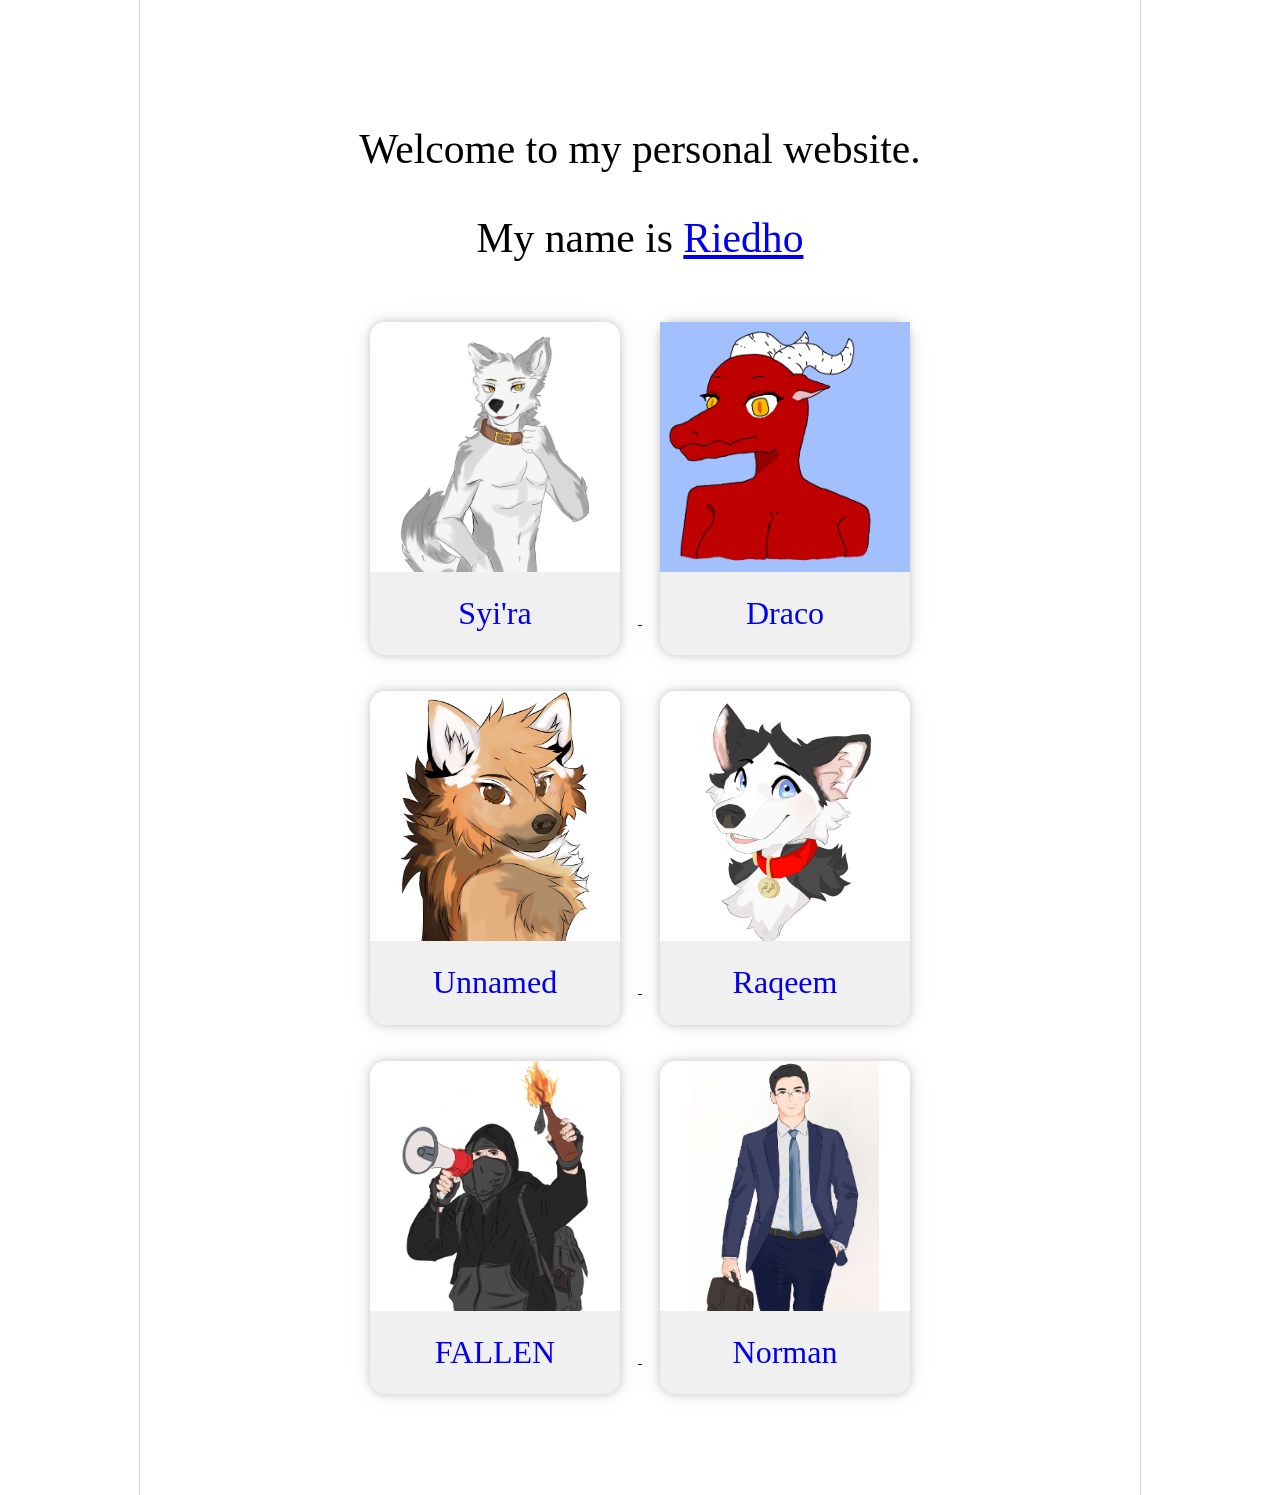
<file: index.html>
<!DOCTYPE html>
<html lang="en">
    <head>
        <title>Riedho's personal space</title>
        <meta name="viewport" content="width=device-width, initial-scale=1.0">
        <link rel="icon" href="../riedhosyafei/favicon.bmp" type="image/bmp" sizes="32x32">
        <link rel="stylesheet" href="style.css">
    </head>
    <body>
        <!-- Everything inside wrapper-main is Responsive(tm) -->
        <div class="wrapper-main">
            <p class="title">Welcome to my personal website.</p>
            <p class="title">My name is <a href="./riedho.html">Riedho</a></p>
            
            <!-- Syi'ra and Draco card -->
            <div class="block-1">
                <a href="./syi'ra.html">
				<div class="card-container">
                    <div class="card-image">
						<img class="image-1" alt="Syi'ra pic" src="images/syi'ra.jpeg">
					</div>
                    <div class="card-title">
                        <p class="card-text">Syi'ra</p>
                    </div>
                </div>
				</a>
				<a href="./draco.html">
                <div class="card-container">
                    <div class="card-image">
						<img class="image-1" alt="Draco pic" src="images/draco.png">
					</div>
                    <div class="card-title">
                        <p class="card-text">Draco</p>
                    </div>
                </div>
				</a>
            </div>
            
            <!-- Unnamed and Raqeem card -->
            <div class="block-1">
                <a href="./unnamed.html">
				<div class="card-container">
                    <div class="card-image">
                        <img class="image-1" alt="Unnamed pic" src="images/unnamed.jpeg">
                    </div>
                    <div class="card-title">
                        <p class="card-text">Unnamed</p>
                    </div>
                </div>
				</a>
				<a href="./raqeem.html">
                <div class="card-container">
                    <div class="card-image">
                        <img class="image-1" alt="Raqeem pic" src="images/raqeem.jpeg">
                    </div>
                    <div class="card-title">
                        <p class="card-text">Raqeem</p>
                    </div>
                </div>
				</a>
            </div>

			<!-- FALLEN and Norman card -->
            <div class="block-1">
                <a href="./FALLEN.html">
				<div class="card-container">
                    <div class="card-image">
                        <img class="image-1" alt="FALLEN pic" src="images/FALLEN.jpeg">
                    </div>
                    <div class="card-title">
                        <p class="card-text">FALLEN</p>
                    </div>
                </div>
				</a>
				<a href="./norman.html">
                <div class="card-container">
                    <div class="card-image">
                        <img class="image-1" alt="Norman pic" src="images/norman.jpeg">
                    </div>
                    <div class="card-title">
                        <p class="card-text">Norman</p>
                    </div>
                </div>
				</a>
            </div>
        </div>
    </body>
</html>
</file>
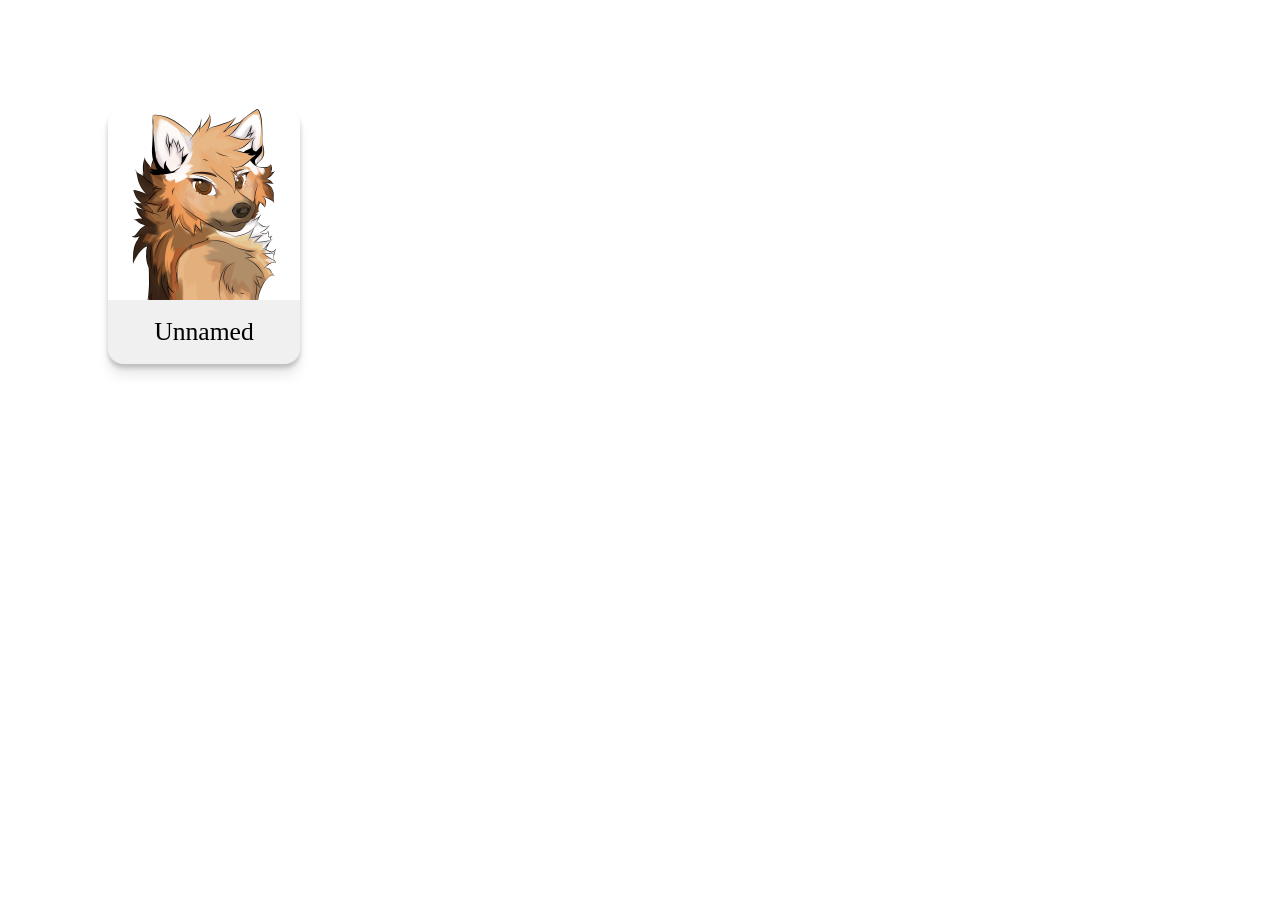
<file: card.html>
<!DOCTYPE html>
<html>
    <head>
        <title>Card Test</title>
        <link rel="stylesheet" href="card.css">
        <meta name="viewport" content="width=device-width, initial-scale=1.0">
    </head>
    <body>
        <div class="card-container card-unnamed">
            <div class="card-image">
                <img class="unnamed-pic" src="images/unnamed.jpeg">
            </div>
            <div class="card-title">
                <p class="unnamed-text">Unnamed</p>
            </div>
        </div>
    </body>
</html>
</file>
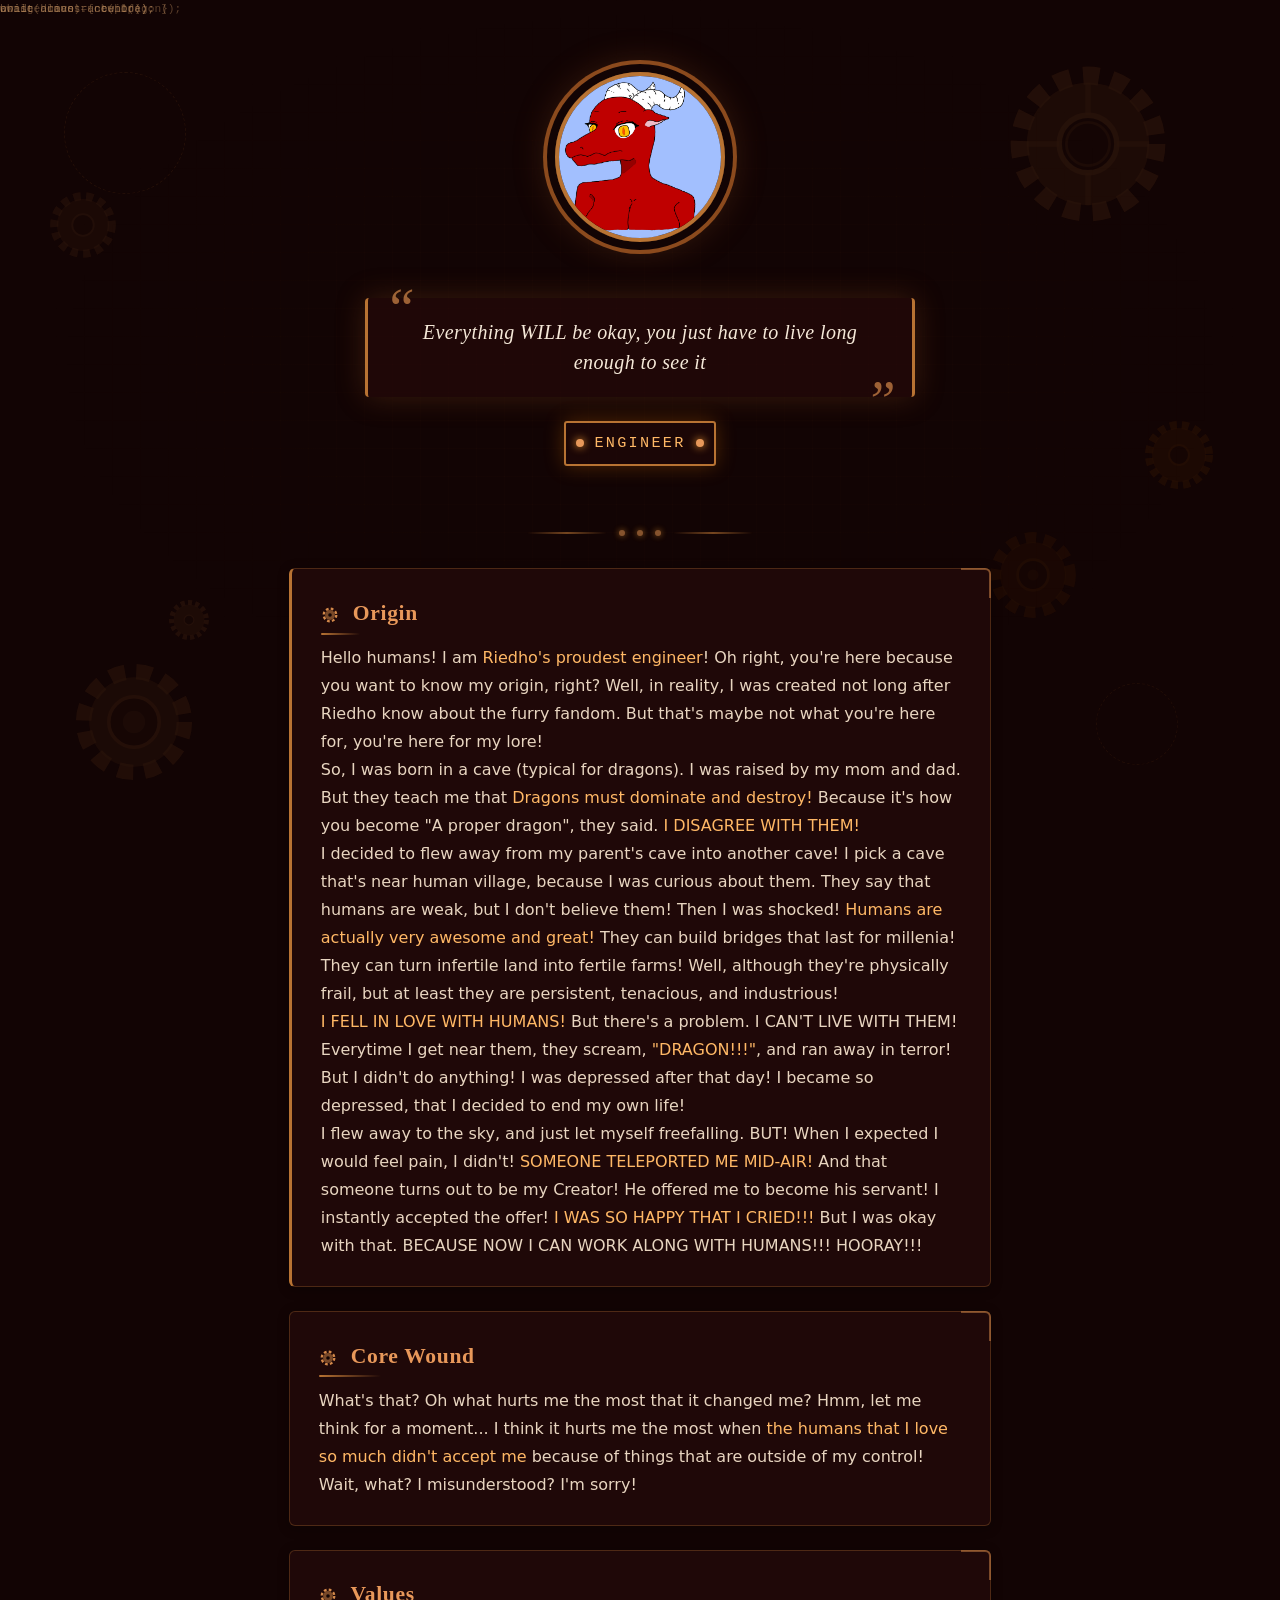
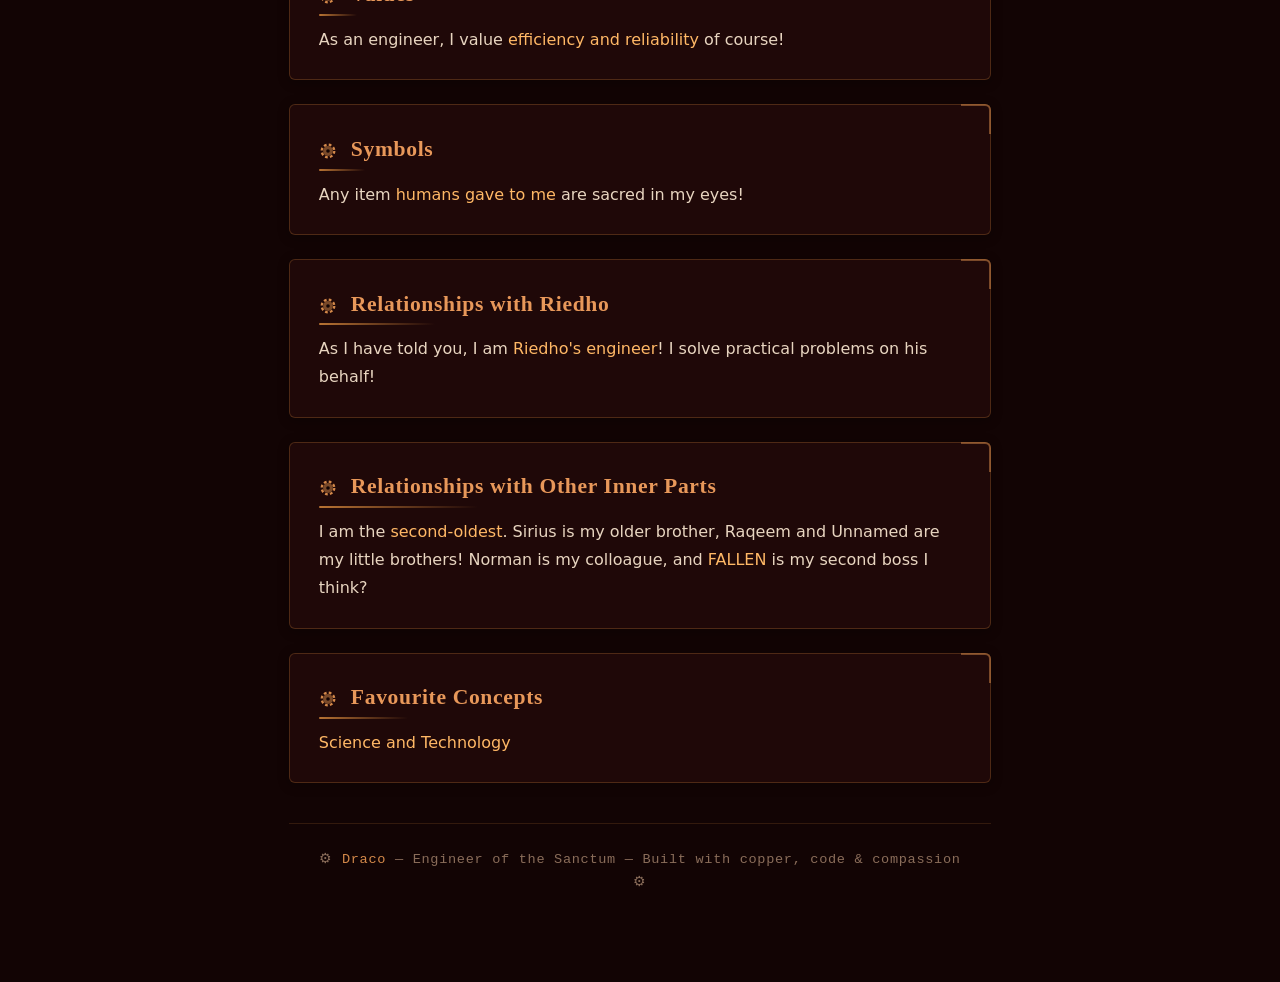
<file: draco.html>
<!DOCTYPE html>
<html lang="en">
<head>
    <meta charset="UTF-8">
    <meta name="viewport" content="width=device-width, initial-scale=1.0">
    <title>Draco — Engineer</title>
    <style>
        :root {
            --bg-deep: #120404;
            --bg-primary: #1a0505;
            --bg-secondary: #2d0a0a;
            --bg-card: #1f0808;
            --copper: #b87333;
            --copper-light: #d4894a;
            --copper-bright: #e8985a;
            --copper-dark: #8b4a1d;
            --copper-deep: #5c2d0e;
            --amber: #e07800;
            --amber-glow: #ffa333;
            --amber-soft: #ffb866;
            --text: #e8d5c0;
            --text-bright: #f5e8d8;
            --text-muted: #b8957a;
            --text-dim: #8a6d5a;
            --accent: #c47a3d;
            --accent-glow: rgba(228, 137, 74, 0.5);
            --card-border: rgba(184, 115, 51, 0.3);
            --card-border-hover: rgba(184, 115, 51, 0.6);
            --shadow-copper: 0 0 30px rgba(180, 100, 40, 0.25);
            --shadow-amber: 0 0 20px rgba(224, 120, 0, 0.3);
            --font-heading: 'Georgia', 'Times New Roman', serif;
            --font-body: 'Segoe UI', 'Inter', system-ui, -apple-system, sans-serif;
            --font-mono: 'SF Mono', 'Cascadia Code', 'Consolas', 'Monaco', monospace;
        }

        * {
            margin: 0;
            padding: 0;
            box-sizing: border-box;
        }

        html {
            scroll-behavior: smooth;
            font-size: 16px;
        }

        body {
            background: var(--bg-deep);
            color: var(--text);
            font-family: var(--font-body);
            line-height: 1.7;
            min-height: 100vh;
            position: relative;
            overflow-x: hidden;
            -webkit-font-smoothing: antialiased;
            -moz-osx-font-smoothing: grayscale;
        }

        /* ── Schematic Grid Overlay ── */
        .schematic-grid {
            position: fixed;
            inset: 0;
            pointer-events: none;
            z-index: 0;
            opacity: 0.5;
            background-image:
                linear-gradient(rgba(184, 115, 51, 0.04) 1px, transparent 1px),
                linear-gradient(90deg, rgba(184, 115, 51, 0.04) 1px, transparent 1px);
            background-size: 28px 28px;
            mask-image: radial-gradient(ellipse 70% 60% at 50% 40%, black 30%, transparent 70%);
            -webkit-mask-image: radial-gradient(ellipse 70% 60% at 50% 40%, black 30%, transparent 70%);
        }

        /* ── Schematic Accent Lines ── */
        .schematic-accents {
            position: fixed;
            inset: 0;
            pointer-events: none;
            z-index: 0;
            opacity: 0.35;
        }
        .schematic-accents::before {
            content: '';
            position: absolute;
            top: 8%;
            left: 5%;
            width: 120px;
            height: 120px;
            border: 1px solid rgba(184, 115, 51, 0.3);
            border-radius: 50%;
            border-style: dashed;
            border-width: 1px;
        }
        .schematic-accents::after {
            content: '';
            position: absolute;
            bottom: 15%;
            right: 8%;
            width: 80px;
            height: 80px;
            border: 1px solid rgba(184, 115, 51, 0.25);
            border-radius: 50%;
            border-style: dashed;
            border-width: 1px;
        }

        /* ── Code Fragments Canvas ── */
        #codeCanvas {
            position: fixed;
            inset: 0;
            z-index: 0;
            pointer-events: none;
            opacity: 0.55;
        }

        /* ── Gears Container ── */
        .gears-layer {
            position: fixed;
            inset: 0;
            pointer-events: none;
            z-index: 1;
            overflow: hidden;
        }
        .gear {
            position: absolute;
            opacity: 0.14;
            transition: opacity 0.8s ease;
        }
        .gear svg {
            width: 100%;
            height: 100%;
            display: block;
            color: var(--copper);
        }
        .gear.clockwise {
            animation: rotateCW 35s linear infinite;
        }
        .gear.counterclockwise {
            animation: rotateCCW 28s linear infinite;
        }
        .gear.slow {
            animation-duration: 55s;
        }
        .gear.medium {
            animation-duration: 22s;
        }
        .gear.fast {
            animation-duration: 14s;
        }
        .gear.amber-tint svg {
            color: var(--amber);
            opacity: 0.7;
        }
        .gear-1 {
            top: 6%;
            right: 8%;
            width: 180px;
            height: 180px;
        }
        .gear-2 {
            bottom: 12%;
            left: 5%;
            width: 140px;
            height: 140px;
        }
        .gear-3 {
            top: 45%;
            right: 4%;
            width: 100px;
            height: 100px;
        }
        .gear-4 {
            top: 20%;
            left: 3%;
            width: 90px;
            height: 90px;
        }
        .gear-5 {
            bottom: 30%;
            right: 15%;
            width: 110px;
            height: 110px;
        }
        .gear-6 {
            top: 65%;
            left: 12%;
            width: 70px;
            height: 70px;
        }

        @keyframes rotateCW {
            from {
                transform: rotate(0deg);
            }
            to {
                transform: rotate(360deg);
            }
        }
        @keyframes rotateCCW {
            from {
                transform: rotate(360deg);
            }
            to {
                transform: rotate(0deg);
            }
        }

        /* ── Main Content ── */
        .main-wrapper {
            position: relative;
            z-index: 10;
            max-width: 750px;
            margin: 0 auto;
            padding: 2rem 1.5rem 4rem;
        }

        /* ── Header ── */
        .header-section {
            text-align: center;
            padding: 2.5rem 1rem 2rem;
            position: relative;
        }

        /* ── Portrait Frame ── */
        .portrait-frame {
            display: inline-block;
            width: 170px;
            height: 170px;
            border-radius: 50%;
            position: relative;
            background: radial-gradient(circle at 50% 45%, #3a1510 0%, #1a0505 70%);
            border: 4px solid var(--copper);
            box-shadow:
                0 0 0 8px var(--bg-deep),
                0 0 0 12px var(--copper-dark),
                0 0 40px rgba(180, 100, 40, 0.4),
                inset 0 0 30px rgba(180, 100, 40, 0.15);
            margin-bottom: 1.8rem;
            overflow: hidden;
            animation: portraitGlow 4s ease-in-out infinite;
        }
        .portrait-frame svg {
            width: 100%;
            height: 100%;
            display: block;
            position: relative;
            z-index: 2;
        }
        /* Gear teeth around portrait */
        .portrait-frame::before {
            content: '';
            position: absolute;
            inset: -16px;
            border-radius: 50%;
            border: 6px dashed var(--copper-dark);
            opacity: 0.5;
            animation: rotateCW 40s linear infinite;
            z-index: 0;
            pointer-events: none;
        }
        .portrait-frame::after {
            content: '';
            position: absolute;
            inset: -24px;
            border-radius: 50%;
            border: 3px dotted var(--copper);
            opacity: 0.3;
            animation: rotateCCW 50s linear infinite;
            z-index: 0;
            pointer-events: none;
        }

        @keyframes portraitGlow {
            0%,
            100% {
                box-shadow: 0 0 0 8px var(--bg-deep), 0 0 0 12px var(--copper-dark), 0 0 40px rgba(180, 100, 40, 0.4), inset 0 0 30px rgba(180, 100, 40, 0.15);
            }
            50% {
                box-shadow: 0 0 0 8px var(--bg-deep), 0 0 0 12px var(--copper-dark), 0 0 55px rgba(220, 140, 60, 0.55), inset 0 0 40px rgba(200, 120, 50, 0.25);
            }
        }

        /* ── Quote ── */
        .quote-block {
            margin: 1.2rem auto 1.5rem;
            padding: 1.2rem 2rem;
            position: relative;
            font-family: var(--font-heading);
            font-style: italic;
            font-size: 1.25rem;
            color: var(--text-bright);
            line-height: 1.5;
            letter-spacing: 0.02em;
            max-width: 550px;
            background: rgba(45, 10, 10, 0.5);
            border-left: 3px solid var(--copper);
            border-right: 3px solid var(--copper);
            border-radius: 4px;
            box-shadow: var(--shadow-copper);
        }
        .quote-block::before {
            content: '\201C';
            position: absolute;
            top: -18px;
            left: 16px;
            font-size: 3.5rem;
            color: var(--copper-light);
            font-family: var(--font-heading);
            line-height: 1;
            opacity: 0.7;
        }
        .quote-block::after {
            content: '\201D';
            position: absolute;
            bottom: -32px;
            right: 16px;
            font-size: 3.5rem;
            color: var(--copper-light);
            font-family: var(--font-heading);
            line-height: 1;
            opacity: 0.7;
        }
        .quote-block p {
            margin: 0;
        }

        /* ── Title Badge ── */
        .title-badge {
            display: inline-block;
            font-family: var(--font-mono);
            font-size: 0.95rem;
            letter-spacing: 0.15em;
            text-transform: uppercase;
            color: var(--amber-soft);
            background: rgba(30, 8, 8, 0.8);
            border: 2px solid var(--copper);
            padding: 0.5rem 1.8rem;
            border-radius: 3px;
            position: relative;
            box-shadow: var(--shadow-amber);
            animation: badgePulse 3s ease-in-out infinite;
        }
        .title-badge::before,
        .title-badge::after {
            content: '';
            position: absolute;
            top: 50%;
            width: 8px;
            height: 8px;
            background: var(--copper-bright);
            border-radius: 50%;
            transform: translateY(-50%);
            box-shadow: 0 0 8px var(--amber-glow);
        }
        .title-badge::before {
            left: 10px;
        }
        .title-badge::after {
            right: 10px;
        }

        @keyframes badgePulse {
            0%,
            100% {
                box-shadow: 0 0 20px rgba(224, 120, 0, 0.3);
            }
            50% {
                box-shadow: 0 0 35px rgba(255, 163, 51, 0.5);
            }
        }

        /* ── Decorated Divider ── */
        .divider {
            display: flex;
            align-items: center;
            justify-content: center;
            gap: 12px;
            margin: 2rem 0;
            opacity: 0.6;
        }
        .divider .line {
            height: 2px;
            flex: 1;
            max-width: 80px;
            background: linear-gradient(90deg, transparent, var(--copper), transparent);
        }
        .divider .dot {
            width: 6px;
            height: 6px;
            background: var(--copper-light);
            border-radius: 50%;
            box-shadow: 0 0 6px var(--amber-glow);
            animation: dotBlink 2s ease-in-out infinite;
        }
        .divider .dot:nth-child(2) {
            animation-delay: 0.3s;
        }
        .divider .dot:nth-child(3) {
            animation-delay: 0.6s;
        }

        @keyframes dotBlink {
            0%,
            100% {
                opacity: 1;
                box-shadow: 0 0 6px var(--amber-glow);
            }
            50% {
                opacity: 0.35;
                box-shadow: 0 0 2px var(--amber-glow);
            }
        }

        /* ── Section Cards ── */
        .section-card {
            background: var(--bg-card);
            border: 1px solid var(--card-border);
            border-radius: 6px;
            padding: 1.6rem 1.8rem;
            margin-bottom: 1.5rem;
            position: relative;
            transition: all 0.35s ease;
            box-shadow: 0 2px 12px rgba(0, 0, 0, 0.3);
        }
        .section-card:hover {
            border-color: var(--card-border-hover);
            box-shadow: 0 4px 24px rgba(180, 100, 40, 0.2), 0 2px 12px rgba(0, 0, 0, 0.3);
            transform: translateY(-1px);
        }
        .section-card h2 {
            font-family: var(--font-heading);
            font-size: 1.35rem;
            color: var(--copper-bright);
            margin-bottom: 0.8rem;
            letter-spacing: 0.03em;
            position: relative;
            display: inline-block;
        }
        .section-card h2::after {
            content: '';
            position: absolute;
            bottom: -3px;
            left: 0;
            width: 40%;
            height: 2px;
            background: linear-gradient(90deg, var(--copper), transparent);
            border-radius: 1px;
        }
        .section-card p {
            color: var(--text);
            font-size: 1rem;
            line-height: 1.75;
        }
        .section-card .highlight {
            color: var(--amber-soft);
            font-weight: 500;
        }

        /* Accent corner for cards */
        .section-card::before {
            content: '';
            position: absolute;
            top: -1px;
            right: -1px;
            width: 28px;
            height: 28px;
            border-top: 2px solid var(--copper-light);
            border-right: 2px solid var(--copper-light);
            border-radius: 0 6px 0 4px;
            opacity: 0.5;
            pointer-events: none;
        }

        /* ── Origin special styling ── */
        .section-card.origin-card {
            border-left: 3px solid var(--copper);
        }

        /* ── Small gear icon next to headings ── */
        .heading-gear {
            display: inline-block;
            width: 18px;
            height: 18px;
            margin-right: 8px;
            vertical-align: middle;
            animation: rotateCW 12s linear infinite;
            color: var(--copper-light);
        }
        .heading-gear svg {
            width: 100%;
            height: 100%;
            display: block;
        }

        /* ── Footer ── */
        .footer-note {
            text-align: center;
            margin-top: 2.5rem;
            padding: 1.5rem;
            color: var(--text-dim);
            font-size: 0.85rem;
            font-family: var(--font-mono);
            letter-spacing: 0.05em;
            border-top: 1px solid rgba(184, 115, 51, 0.2);
        }
        .footer-note span {
            color: var(--copper-light);
        }

        /* ── Code fragment accent lines ── */
        .code-accent {
            position: absolute;
            font-family: var(--font-mono);
            font-size: 0.7rem;
            color: rgba(200, 150, 100, 0.4);
            pointer-events: none;
            white-space: nowrap;
            user-select: none;
            z-index: 0;
            animation: floatCode 8s ease-in-out infinite;
        }
        .code-accent:nth-child(1) {
            top: 8%;
            right: 12%;
            animation-delay: 0s;
        }
        .code-accent:nth-child(2) {
            top: 55%;
            left: 6%;
            animation-delay: 2.5s;
        }
        .code-accent:nth-child(3) {
            top: 75%;
            right: 20%;
            animation-delay: 5s;
        }
        .code-accent:nth-child(4) {
            top: 30%;
            left: 10%;
            animation-delay: 1.5s;
        }

        @keyframes floatCode {
            0%,
            100% {
                opacity: 0.25;
                transform: translateY(0);
            }
            50% {
                opacity: 0.55;
                transform: translateY(-8px);
            }
        }

        /* ── Responsive ── */
        @media (max-width: 768px) {
            .main-wrapper {
                padding: 1rem 1rem 3rem;
                max-width: 100%;
            }
            .portrait-frame {
                width: 130px;
                height: 130px;
                border-width: 3px;
                box-shadow: 0 0 0 5px var(--bg-deep), 0 0 0 8px var(--copper-dark), 0 0 25px rgba(180, 100, 40, 0.35), inset 0 0 20px rgba(180, 100, 40, 0.12);
            }
            .portrait-frame::before {
                inset: -12px;
                border-width: 4px;
            }
            .portrait-frame::after {
                inset: -18px;
                border-width: 2px;
            }
            .quote-block {
                font-size: 1.05rem;
                padding: 1rem 1.2rem;
                margin: 1rem 0.5rem;
            }
            .quote-block::before {
                font-size: 2.5rem;
                top: -12px;
                left: 8px;
            }
            .quote-block::after {
                font-size: 2.5rem;
                bottom: -24px;
                right: 8px;
            }
            .section-card {
                padding: 1.2rem 1rem;
                margin-bottom: 1rem;
            }
            .section-card h2 {
                font-size: 1.15rem;
            }
            .gear-1 {
                width: 100px;
                height: 100px;
                top: 4%;
                right: 2%;
            }
            .gear-2 {
                width: 80px;
                height: 80px;
                bottom: 8%;
                left: 1%;
            }
            .gear-3 {
                width: 55px;
                height: 55px;
                right: 1%;
            }
            .gear-4 {
                width: 50px;
                height: 50px;
                left: 1%;
            }
            .gear-5 {
                width: 60px;
                height: 60px;
                right: 8%;
            }
            .gear-6 {
                width: 40px;
                height: 40px;
                left: 6%;
            }
            .title-badge {
                font-size: 0.8rem;
                padding: 0.4rem 1.2rem;
            }
            .code-accent {
                font-size: 0.6rem;
            }
        }

        @media (max-width: 480px) {
            .portrait-frame {
                width: 100px;
                height: 100px;
                border-width: 2px;
            }
            .portrait-frame::before {
                inset: -8px;
                border-width: 3px;
            }
            .portrait-frame::after {
                inset: -13px;
                border-width: 1.5px;
            }
            .quote-block {
                font-size: 0.9rem;
                padding: 0.8rem 1rem;
                border-left-width: 2px;
                border-right-width: 2px;
            }
            .section-card {
                padding: 1rem 0.8rem;
            }
            .gears-layer .gear {
                opacity: 0.07;
            }
            .gear-1 {
                width: 60px;
                height: 60px;
            }
            .gear-2 {
                width: 50px;
                height: 50px;
            }
            .gear-3,
            .gear-4,
            .gear-5,
            .gear-6 {
                width: 35px;
                height: 35px;
            }
        }
    </style>
</head>
<body>

    <!-- Schematic Grid -->
    <div class="schematic-grid" aria-hidden="true"></div>
    <div class="schematic-accents" aria-hidden="true"></div>

    <!-- Floating Code Fragments Canvas -->
    <canvas id="codeCanvas" aria-hidden="true"></canvas>

    <!-- Decorative Gears -->
    <div class="gears-layer" aria-hidden="true">
        <div class="gear gear-1 clockwise slow">
            <svg viewBox="0 0 100 100" xmlns="http://www.w3.org/2000/svg">
                <circle cx="50" cy="50" r="38" stroke="currentColor" stroke-width="10" stroke-dasharray="9 7" fill="none" opacity="0.7"/>
                <circle cx="50" cy="50" r="34" fill="currentColor" opacity="0.5"/>
                <circle cx="50" cy="50" r="16" fill="var(--bg-deep)" stroke="currentColor" stroke-width="3" opacity="0.7"/>
                <circle cx="50" cy="50" r="12" fill="none" stroke="currentColor" stroke-width="1.5" opacity="0.4"/>
                <line x1="50" y1="16" x2="50" y2="34" stroke="currentColor" stroke-width="3" opacity="0.5"/>
                <line x1="50" y1="66" x2="50" y2="84" stroke="currentColor" stroke-width="3" opacity="0.5"/>
                <line x1="16" y1="50" x2="34" y2="50" stroke="currentColor" stroke-width="3" opacity="0.5"/>
                <line x1="66" y1="50" x2="84" y2="50" stroke="currentColor" stroke-width="3" opacity="0.5"/>
            </svg>
        </div>
        <div class="gear gear-2 counterclockwise medium">
            <svg viewBox="0 0 100 100" xmlns="http://www.w3.org/2000/svg">
                <circle cx="50" cy="50" r="36" stroke="currentColor" stroke-width="11" stroke-dasharray="11 8" fill="none" opacity="0.65"/>
                <circle cx="50" cy="50" r="32" fill="currentColor" opacity="0.45"/>
                <circle cx="50" cy="50" r="18" fill="var(--bg-deep)" stroke="currentColor" stroke-width="2.5" opacity="0.6"/>
                <circle cx="50" cy="50" r="8" fill="currentColor" opacity="0.35"/>
            </svg>
        </div>
        <div class="gear gear-3 clockwise fast amber-tint">
            <svg viewBox="0 0 100 100" xmlns="http://www.w3.org/2000/svg">
                <circle cx="50" cy="50" r="30" stroke="currentColor" stroke-width="8" stroke-dasharray="7 5" fill="none" opacity="0.7"/>
                <circle cx="50" cy="50" r="27" fill="currentColor" opacity="0.5"/>
                <circle cx="50" cy="50" r="10" fill="var(--bg-deep)" stroke="currentColor" stroke-width="2" opacity="0.6"/>
            </svg>
        </div>
        <div class="gear gear-4 counterclockwise medium">
            <svg viewBox="0 0 100 100" xmlns="http://www.w3.org/2000/svg">
                <circle cx="50" cy="50" r="32" stroke="currentColor" stroke-width="9" stroke-dasharray="8 6" fill="none" opacity="0.6"/>
                <circle cx="50" cy="50" r="29" fill="currentColor" opacity="0.4"/>
                <circle cx="50" cy="50" r="12" fill="var(--bg-deep)" stroke="currentColor" stroke-width="2" opacity="0.5"/>
            </svg>
        </div>
        <div class="gear gear-5 clockwise slow amber-tint">
            <svg viewBox="0 0 100 100" xmlns="http://www.w3.org/2000/svg">
                <circle cx="50" cy="50" r="34" stroke="currentColor" stroke-width="10" stroke-dasharray="10 7" fill="none" opacity="0.55"/>
                <circle cx="50" cy="50" r="30" fill="currentColor" opacity="0.4"/>
                <circle cx="50" cy="50" r="14" fill="var(--bg-deep)" stroke="currentColor" stroke-width="2.5" opacity="0.55"/>
                <circle cx="50" cy="50" r="5" fill="currentColor" opacity="0.3"/>
            </svg>
        </div>
        <div class="gear gear-6 counterclockwise fast">
            <svg viewBox="0 0 100 100" xmlns="http://www.w3.org/2000/svg">
                <circle cx="50" cy="50" r="25" stroke="currentColor" stroke-width="7" stroke-dasharray="6 4.5" fill="none" opacity="0.7"/>
                <circle cx="50" cy="50" r="22" fill="currentColor" opacity="0.5"/>
                <circle cx="50" cy="50" r="7" fill="var(--bg-deep)" stroke="currentColor" stroke-width="1.5" opacity="0.6"/>
            </svg>
        </div>
    </div>

    <!-- Floating Code Accents (CSS) -->
    <span class="code-accent" aria-hidden="true">const draco = new Dragon();</span>
    <span class="code-accent" aria-hidden="true">while(alive) { build(); }</span>
    <span class="code-accent" aria-hidden="true">await humans.accept();</span>
    <span class="code-accent" aria-hidden="true">bridge.construct(hope);</span>

    <!-- ─── Main Content ─── -->
    <div class="main-wrapper">

        <!-- Header Section -->
        <header class="header-section">
            <!-- Portrait -->
            <div class="portrait-frame" title="Draco's Portrait">
                <img src="images/draco.png" alt="Draco's Portrait" style="width:100%; height:100%; object-fit:cover; display:block;">
            </div>

            <!-- Quote -->
            <div class="quote-block">
                <p>Everything WILL be okay, you just have to live long enough to see it</p>
            </div>

            <!-- Title -->
            <div class="title-badge">Engineer</div>
        </header>

        <!-- Divider -->
        <div class="divider" aria-hidden="true">
            <span class="line"></span><span class="dot"></span><span class="dot"></span><span class="dot"></span><span class="line"></span>
        </div>

        <!-- Body Section -->
        <main>
            <!-- Origin -->
            <article class="section-card origin-card">
                <h2>
                    <span class="heading-gear">
                        <svg viewBox="0 0 20 20" xmlns="http://www.w3.org/2000/svg"><circle cx="10" cy="10" r="7" stroke="currentColor" stroke-width="2.5" stroke-dasharray="3 2.5" fill="none"/><circle cx="10" cy="10" r="5.5" fill="currentColor" opacity="0.5"/><circle cx="10" cy="10" r="2" fill="var(--bg-deep)"/></svg>
                    </span>
                    Origin
                </h2>
                <p>Hello humans! I am <span class="highlight">Riedho's proudest engineer</span>! Oh right, you're here because you want to know my origin, right? Well, in reality, I was created not long after Riedho know about the furry fandom. But that's maybe not what you're here for, you're here for my lore!</p>
                <p>So, I was born in a cave (typical for dragons). I was raised by my mom and dad. But they teach me that <span class="highlight">Dragons must dominate and destroy!</span> Because it's how you become "A proper dragon", they said. <span class="highlight">I DISAGREE WITH THEM!</span></p>
                <p>I decided to flew away from my parent's cave into another cave! I pick a cave that's near human village, because I was curious about them. They say that humans are weak, but I don't believe them! Then I was shocked! <span class="highlight">Humans are actually very awesome and great!</span> They can build bridges that last for millenia! They can turn infertile land into fertile farms! Well, although they're physically frail, but at least they are persistent, tenacious, and industrious!</p>
                <p><span class="highlight">I FELL IN LOVE WITH HUMANS!</span> But there's a problem. I CAN'T LIVE WITH THEM! Everytime I get near them, they scream, <span class="highlight">"DRAGON!!!"</span>, and ran away in terror! But I didn't do anything! I was depressed after that day! I became so depressed, that I decided to end my own life!</p>
                <p>I flew away to the sky, and just let myself freefalling. BUT! When I expected I would feel pain, I didn't! <span class="highlight">SOMEONE TELEPORTED ME MID-AIR!</span> And that someone turns out to be my Creator! He offered me to become his servant! I instantly accepted the offer! <span class="highlight">I WAS SO HAPPY THAT I CRIED!!!</span> But I was okay with that. BECAUSE NOW I CAN WORK ALONG WITH HUMANS!!! HOORAY!!!</p>
            </article>

            <!-- Core wound -->
            <article class="section-card">
                <h2>
                    <span class="heading-gear">
                        <svg viewBox="0 0 20 20" xmlns="http://www.w3.org/2000/svg"><circle cx="10" cy="10" r="7" stroke="currentColor" stroke-width="2.5" stroke-dasharray="3 2.5" fill="none"/><circle cx="10" cy="10" r="5.5" fill="currentColor" opacity="0.5"/><circle cx="10" cy="10" r="2" fill="var(--bg-deep)"/></svg>
                    </span>
                    Core Wound
                </h2>
                <p>What's that? Oh what hurts me the most that it changed me? Hmm, let me think for a moment... I think it hurts me the most when <span class="highlight">the humans that I love so much didn't accept me</span> because of things that are outside of my control! Wait, what? I misunderstood? I'm sorry!</p>
            </article>

            <!-- Values -->
            <article class="section-card">
                <h2>
                    <span class="heading-gear">
                        <svg viewBox="0 0 20 20" xmlns="http://www.w3.org/2000/svg"><circle cx="10" cy="10" r="7" stroke="currentColor" stroke-width="2.5" stroke-dasharray="3 2.5" fill="none"/><circle cx="10" cy="10" r="5.5" fill="currentColor" opacity="0.5"/><circle cx="10" cy="10" r="2" fill="var(--bg-deep)"/></svg>
                    </span>
                    Values
                </h2>
                <p>As an engineer, I value <span class="highlight">efficiency and reliability</span> of course!</p>
            </article>

            <!-- Symbols -->
            <article class="section-card">
                <h2>
                    <span class="heading-gear">
                        <svg viewBox="0 0 20 20" xmlns="http://www.w3.org/2000/svg"><circle cx="10" cy="10" r="7" stroke="currentColor" stroke-width="2.5" stroke-dasharray="3 2.5" fill="none"/><circle cx="10" cy="10" r="5.5" fill="currentColor" opacity="0.5"/><circle cx="10" cy="10" r="2" fill="var(--bg-deep)"/></svg>
                    </span>
                    Symbols
                </h2>
                <p>Any item <span class="highlight">humans gave to me</span> are sacred in my eyes!</p>
            </article>

            <!-- Relationships with Riedho -->
            <article class="section-card">
                <h2>
                    <span class="heading-gear">
                        <svg viewBox="0 0 20 20" xmlns="http://www.w3.org/2000/svg"><circle cx="10" cy="10" r="7" stroke="currentColor" stroke-width="2.5" stroke-dasharray="3 2.5" fill="none"/><circle cx="10" cy="10" r="5.5" fill="currentColor" opacity="0.5"/><circle cx="10" cy="10" r="2" fill="var(--bg-deep)"/></svg>
                    </span>
                    Relationships with Riedho
                </h2>
                <p>As I have told you, I am <span class="highlight">Riedho's engineer</span>! I solve practical problems on his behalf!</p>
            </article>

            <!-- Relationships with other inner parts -->
            <article class="section-card">
                <h2>
                    <span class="heading-gear">
                        <svg viewBox="0 0 20 20" xmlns="http://www.w3.org/2000/svg"><circle cx="10" cy="10" r="7" stroke="currentColor" stroke-width="2.5" stroke-dasharray="3 2.5" fill="none"/><circle cx="10" cy="10" r="5.5" fill="currentColor" opacity="0.5"/><circle cx="10" cy="10" r="2" fill="var(--bg-deep)"/></svg>
                    </span>
                    Relationships with Other Inner Parts
                </h2>
                <p>I am the <span class="highlight">second-oldest</span>. Sirius is my older brother, Raqeem and Unnamed are my little brothers! Norman is my colloague, and <span class="highlight">FALLEN</span> is my second boss I think?</p>
            </article>

            <!-- Favourite Concepts -->
            <article class="section-card">
                <h2>
                    <span class="heading-gear">
                        <svg viewBox="0 0 20 20" xmlns="http://www.w3.org/2000/svg"><circle cx="10" cy="10" r="7" stroke="currentColor" stroke-width="2.5" stroke-dasharray="3 2.5" fill="none"/><circle cx="10" cy="10" r="5.5" fill="currentColor" opacity="0.5"/><circle cx="10" cy="10" r="2" fill="var(--bg-deep)"/></svg>
                    </span>
                    Favourite Concepts
                </h2>
                <p><span class="highlight">Science and Technology</span></p>
            </article>
        </main>

        <!-- Footer -->
        <footer class="footer-note">
            <p>&#x2699; <span>Draco</span> &mdash; Engineer of the Sanctum &mdash; Built with copper, code &amp; compassion &#x2699;</p>
        </footer>
    </div>

    <script>
        (function() {
            const canvas = document.getElementById('codeCanvas');
            if (!canvas) return;
            const ctx = canvas.getContext('2d');
            if (!ctx) return;

            let width, height;
            const particles = [];
            const maxParticles = 18;

            const codeFragments = [
                'fn engineer() {',
                'const draco = new Dragon();',
                'while(alive) { build(); }',
                'await humans.accept();',
                'bridge.construct(hope);',
                'import { trust } from "heart";',
                'gears.rotate(Infinity);',
                '// TODO: fix everything',
                'class Draco extends Dragon {',
                'return new Dawn();',
                'forge.copper.alloy(hope);',
                'schematics.draw("future");',
                'fn befriend(humans) -> bool',
                'tolerance.compile()?',
                'reliability >= 0.999;',
                'const cave = new Home();',
                'love.overflow = true;',
                'yield* persistence;',
                'async fn learn() -> Wisdom',
                'blueprint.validate(dreams);',
            ];

            function resize() {
                // Keep the canvas buffer exactly matching the viewport
				width = canvas.width = window.innerWidth;
                height = canvas.height = window.innerHeight;
            }

            function createParticle() {
                return {
                    x: Math.random() * width,
                    y: Math.random() * height,
                    text: codeFragments[Math.floor(Math.random() * codeFragments.length)],
                    fontSize: 10 + Math.random() * 7,
                    opacity: 0.08 + Math.random() * 0.25,
                    speed: 0.15 + Math.random() * 0.5,
                    drift: (Math.random() - 0.5) * 0.3,
                    life: 0,
                    maxLife: 400 + Math.random() * 600,
                };
            }

            function initParticles() {
                particles.length = 0;
                for (let i = 0; i < maxParticles; i++) {
                    particles.push(createParticle());
                }
            }

            function updateParticles() {
                for (let i = particles.length - 1; i >= 0; i--) {
                    const p = particles[i];
                    p.y -= p.speed;
                    p.x += p.drift;
                    p.life++;
					// Recycle particle when it leaves the top or expires
                    if (p.life > p.maxLife || p.y < -20) {
                        const fresh = createParticle();
                        fresh.y = height + 15;               // re‑enter from bottom
                        fresh.life = 0;
                        particles[i] = fresh;
                    }
                }
                while (particles.length < maxParticles) {
                    const fresh = createParticle();
                    fresh.y = Math.random() * height;
                    particles.push(fresh);
                }
            }

            function drawParticles() {
                ctx.clearRect(0, 0, width, height);
                for (const p of particles) {
                    const lifeRatio = 1 - Math.abs((p.life / p.maxLife) * 2 - 1); // Fade in and out
                    const alpha = p.opacity * lifeRatio;
                    ctx.fillStyle = `rgba(200,155,110,${alpha})`;
                    ctx.font = `${p.fontSize}px 'SF Mono', 'Cascadia Code', 'Consolas', 'Monaco', monospace`;
                    ctx.fillText(p.text, p.x, p.y);
                }
            }

            function animate() {
                updateParticles();
                drawParticles();
                requestAnimationFrame(animate);
            }

            // Handle window resize
            window.addEventListener('resize', () => {
                resize();
                initParticles();   // re‑scatter particles immediately
            });

            // Initialize
            resize();
            initParticles();
            animate();
        })();
    </script>
</body>
</html>
</file>
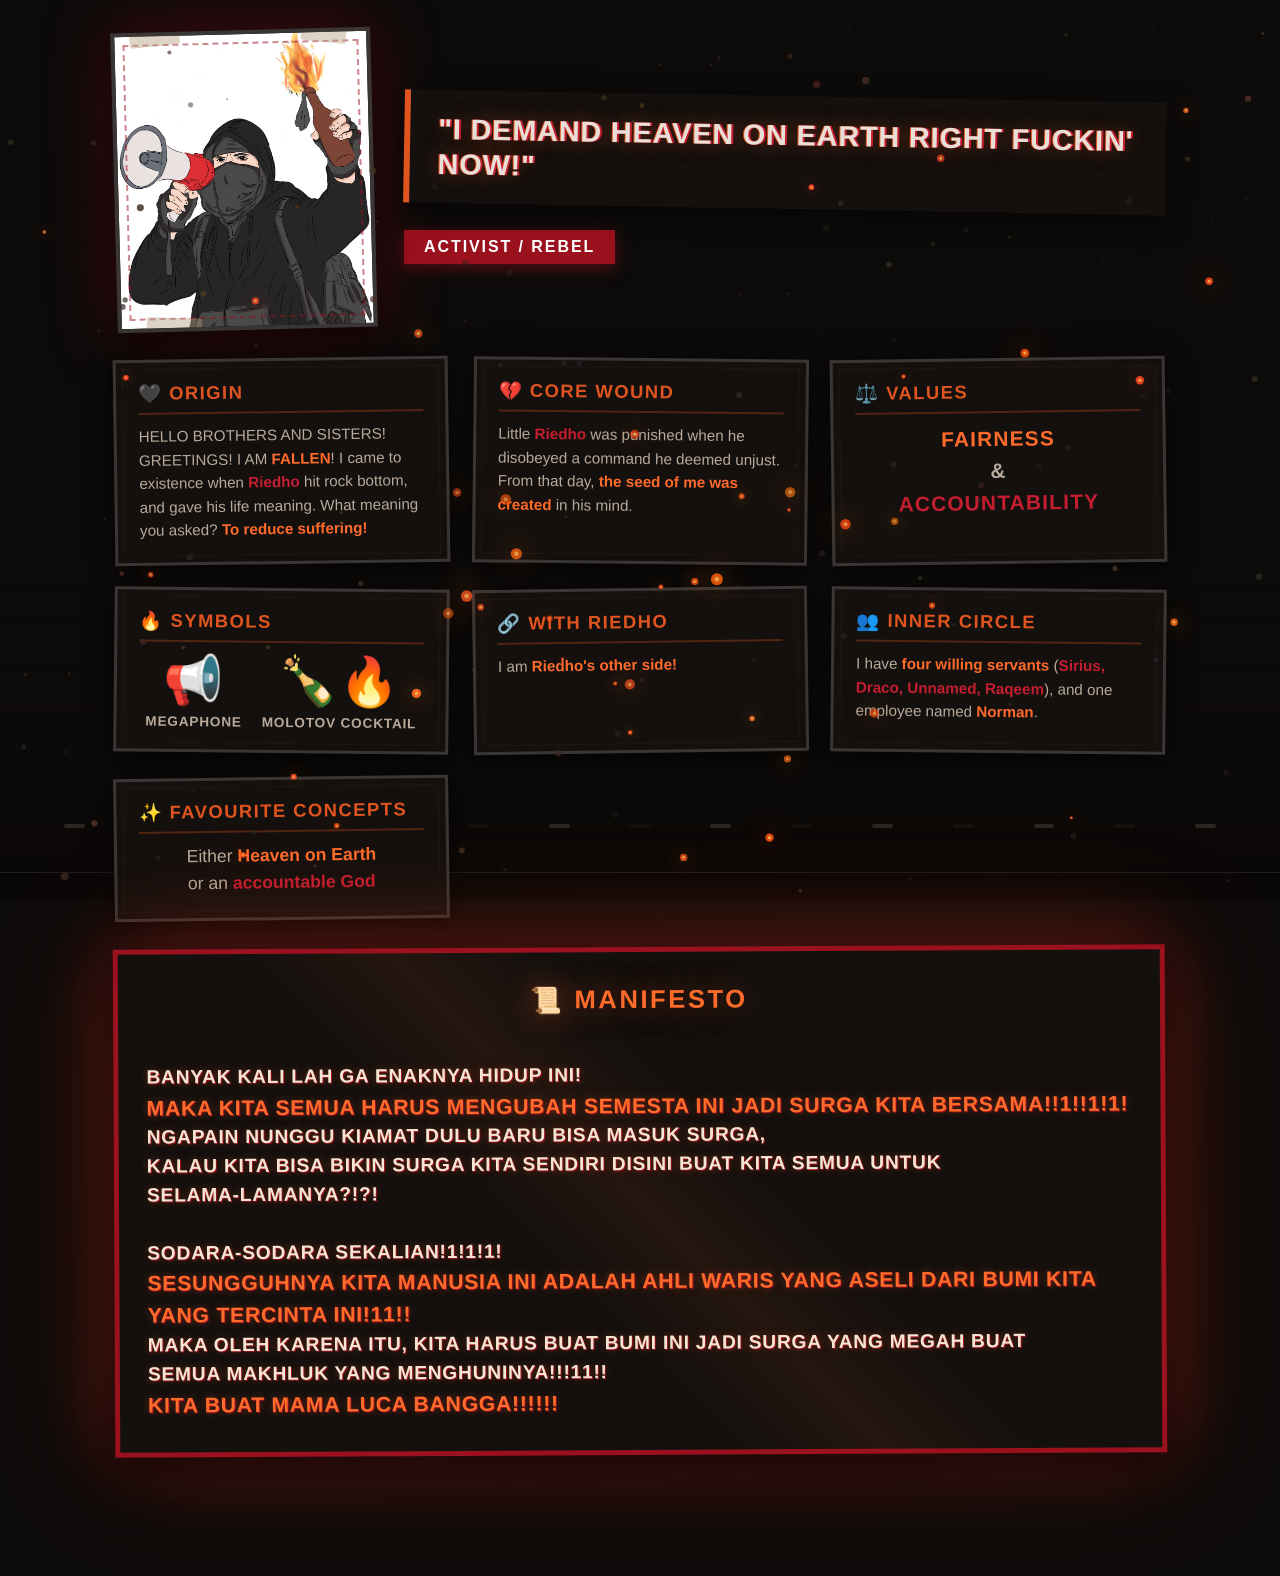
<file: FALLEN.html>
<!DOCTYPE html>
<html lang="en">
<head>
    <meta charset="UTF-8">
    <meta name="viewport" content="width=device-width, initial-scale=1.0">
    <title>FALLEN — Activist/Rebel</title>
    <style>
        :root {
            --black: #080808;
            --crimson: #9b111e;
            --crimson-bright: #c41e30;
            --burning-orange: #e0551f;
            --burning-orange-bright: #ff6b2b;
            --ash-gray: #3a3635;
            --text-primary: #e8e0d8;
            --text-secondary: #b8a99a;
            --poster-bg: #14100e;
            --highway-asphalt: #0d0b0a;
            --lane-marking: #4a4540;
            --tape-color: rgba(180, 160, 130, 0.45);
            --glow-orange: rgba(224, 85, 31, 0.5);
            --glow-crimson: rgba(155, 17, 30, 0.5);
        }

        * {
            margin: 0;
            padding: 0;
            box-sizing: border-box;
        }

        body {
            background: var(--highway-asphalt);
            color: var(--text-primary);
            font-family: 'Segoe UI', 'Helvetica Neue', Arial, sans-serif;
            min-height: 100vh;
            overflow-x: hidden;
            position: relative;
            cursor: default;
            -webkit-font-smoothing: antialiased;
            -moz-osx-font-smoothing: grayscale;
        }

        /* Canvas for ash particles */
        #particleCanvas {
            position: fixed;
            top: 0;
            left: 0;
            width: 100%;
            height: 100%;
            pointer-events: none;
            z-index: 100;
        }

        /* Highway surface */
        .highway-surface {
            position: fixed;
            bottom: 0;
            left: 0;
            right: 0;
            height: 35%;
            pointer-events: none;
            z-index: 0;
            background: linear-gradient(to bottom,
                    transparent 0%,
                    rgba(13, 11, 10, 0.4) 10%,
                    rgba(13, 11, 10, 0.85) 40%,
                    rgba(10, 8, 7, 0.95) 100%);
        }

        /* Lane markings */
        .lane-markings {
            position: fixed;
            bottom: 8%;
            left: 5%;
            right: 5%;
            height: 4px;
            pointer-events: none;
            z-index: 1;
            display: flex;
            gap: 60px;
            opacity: 0.5;
        }
        .lane-markings .dash {
            flex: 1;
            height: 100%;
            background: var(--lane-marking);
            border-radius: 2px;
            animation: laneFade 4s ease-in-out infinite;
        }
        .lane-markings .dash:nth-child(odd) {
            animation-delay: 0s;
        }
        .lane-markings .dash:nth-child(even) {
            animation-delay: 2s;
            opacity: 0.3;
        }
        @keyframes laneFade {
            0%,
            100% {
                opacity: 0.45;
            }
            50% {
                opacity: 0.75;
            }
        }

        /* Main container */
        .main-container {
            position: relative;
            z-index: 10;
            max-width: 1100px;
            margin: 0 auto;
            padding: 30px 24px 120px;
            display: flex;
            flex-direction: column;
            gap: 28px;
        }

        /* Header section */
        .header-section {
            display: flex;
            gap: 30px;
            align-items: stretch;
            flex-wrap: wrap;
        }

        /* Portrait area */
        .portrait-container {
            flex: 0 0 260px;
            min-height: 300px;
            background: var(--poster-bg);
            border: 4px solid var(--ash-gray);
            position: relative;
            display: flex;
            align-items: center;
            justify-content: center;
            overflow: hidden;
            box-shadow:
                0 8px 32px rgba(0, 0, 0, 0.7),
                0 0 60px var(--glow-crimson),
                inset 0 0 40px rgba(0, 0, 0, 0.5);
            transform: rotate(-1.5deg);
            transition: transform 0.3s ease;
        }
        .portrait-container:hover {
            transform: rotate(0deg);
        }
        .portrait-container::before {
            content: '';
            position: absolute;
            inset: 8px;
            border: 2px dashed rgba(155, 17, 30, 0.5);
            pointer-events: none;
            z-index: 2;
        }

		.portrait-img {
    		width: 100%;
    		height: 100%;
    		object-fit: cover;
    		object-position: center top;
    		position: absolute;
    		top: 0;
    		left: 0;
    		z-index: 1;
    		/* Keeps the border and dashed lines visible over the image */
		}

        /* Tape on portrait */
        .tape-strip {
            position: absolute;
            background: var(--tape-color);
            z-index: 5;
            pointer-events: none;
        }
        .tape-strip.tl {
            top: -8px;
            left: 15px;
            width: 50px;
            height: 18px;
            transform: rotate(-5deg);
            border-radius: 2px;
        }
        .tape-strip.tr {
            top: -8px;
            right: 20px;
            width: 45px;
            height: 18px;
            transform: rotate(7deg);
            border-radius: 2px;
        }
        .tape-strip.bl {
            bottom: -8px;
            left: 25px;
            width: 55px;
            height: 18px;
            transform: rotate(3deg);
            border-radius: 2px;
        }

        /* Quote + Title area */
        .quote-title-area {
            flex: 1;
            min-width: 280px;
            display: flex;
            flex-direction: column;
            gap: 20px;
            justify-content: center;
        }
        .quote-block {
            background: var(--poster-bg);
            border-left: 6px solid var(--burning-orange);
            padding: 22px 28px;
            position: relative;
            box-shadow: 0 6px 24px rgba(0, 0, 0, 0.6);
            transform: rotate(1deg);
            transition: transform 0.25s ease;
        }
        .quote-block:hover {
            transform: rotate(0deg);
        }
        .quote-text {
            font-family: 'Impact', 'Arial Black', 'Franklin Gothic Heavy', sans-serif;
            font-size: clamp(1.3rem, 3vw, 1.8rem);
            font-weight: 900;
            letter-spacing: 0.03em;
            line-height: 1.2;
            color: var(--text-primary);
            text-transform: uppercase;
            position: relative;
            /* Glitch / megaphone distortion effect */
            animation: glitchText 5s infinite;
            text-shadow:
                2px 0 var(--crimson-bright),
                -1px 0 var(--burning-orange),
                0 0 20px var(--glow-orange);
        }
        @keyframes glitchText {
            0%,
            90%,
            92%,
            100% {
                transform: translateX(0);
                text-shadow: 2px 0 var(--crimson-bright), -1px 0 var(--burning-orange), 0 0 20px var(--glow-orange);
                filter: none;
            }
            91% {
                transform: translateX(-3px) skewX(-1deg);
                text-shadow: 4px 0 var(--crimson-bright), -3px 0 var(--burning-orange), 0 0 30px var(--glow-orange);
                filter: blur(0.8px);
            }
            91.5% {
                transform: translateX(2px) skewX(0.5deg);
                text-shadow: -2px 0 var(--crimson-bright), 3px 0 var(--burning-orange), 0 0 25px var(--glow-orange);
                filter: blur(0.3px);
            }
        }
        /* Distortion wave rings emanating from quote */
        .distortion-rings {
            position: absolute;
            top: 50%;
            right: -40px;
            width: 80px;
            height: 80px;
            pointer-events: none;
            transform: translateY(-50%);
            z-index: -1;
        }
        .distortion-ring {
            position: absolute;
            inset: 0;
            border: 2px solid var(--burning-orange);
            border-radius: 50%;
            opacity: 0;
            animation: distortionPulse 3s ease-out infinite;
        }
        .distortion-ring:nth-child(2) {
            animation-delay: 1s;
        }
        .distortion-ring:nth-child(3) {
            animation-delay: 2s;
        }
        @keyframes distortionPulse {
            0% {
                transform: scale(0.3);
                opacity: 0.7;
                border-color: var(--burning-orange-bright);
            }
            100% {
                transform: scale(2.5);
                opacity: 0;
                border-color: transparent;
            }
        }
        .title-tag {
            display: inline-block;
            background: var(--crimson);
            color: #fff;
            font-family: 'Impact', 'Arial Black', sans-serif;
            font-size: 1rem;
            font-weight: 900;
            letter-spacing: 0.12em;
            padding: 8px 20px;
            text-transform: uppercase;
            align-self: flex-start;
            box-shadow: 0 4px 16px var(--glow-crimson);
            animation: titlePulse 3s ease-in-out infinite;
        }
        @keyframes titlePulse {
            0%,
            100% {
                box-shadow: 0 4px 16px var(--glow-crimson);
            }
            50% {
                box-shadow: 0 4px 30px var(--glow-crimson), 0 0 50px rgba(155, 17, 30, 0.6);
            }
        }

        /* Poster grid */
        .posters-grid {
            display: grid;
            grid-template-columns: repeat(auto-fit, minmax(300px, 1fr));
            gap: 24px;
        }
        .poster {
            background: var(--poster-bg);
            border: 3px solid var(--ash-gray);
            padding: 20px 22px;
            position: relative;
            box-shadow:
                0 6px 20px rgba(0, 0, 0, 0.55),
                0 0 30px rgba(0, 0, 0, 0.3);
            transition: transform 0.3s ease, box-shadow 0.3s ease;
        }
        .poster:nth-child(odd) {
            transform: rotate(-0.8deg);
        }
        .poster:nth-child(even) {
            transform: rotate(0.6deg);
        }
        .poster:hover {
            transform: rotate(0deg);
            box-shadow: 0 10px 32px rgba(0, 0, 0, 0.7), 0 0 45px var(--glow-crimson);
            border-color: var(--crimson);
        }
        .poster::after {
            content: '';
            position: absolute;
            inset: 6px;
            border: 1px dotted rgba(255, 255, 255, 0.06);
            pointer-events: none;
            z-index: 0;
        }
        .poster h3 {
            font-family: 'Impact', 'Arial Black', sans-serif;
            font-size: 1.15rem;
            font-weight: 900;
            letter-spacing: 0.08em;
            text-transform: uppercase;
            color: var(--burning-orange);
            margin-bottom: 10px;
            position: relative;
            z-index: 1;
            border-bottom: 2px solid rgba(224, 85, 31, 0.3);
            padding-bottom: 8px;
        }
        .poster p,
        .poster .content-text {
            font-size: 0.95rem;
            line-height: 1.55;
            color: var(--text-secondary);
            position: relative;
            z-index: 1;
        }
        .poster .highlight {
            color: var(--burning-orange-bright);
            font-weight: 700;
        }
        .poster .crimson-highlight {
            color: var(--crimson-bright);
            font-weight: 700;
        }
        /* Symbols poster special */
        .symbols-display {
            display: flex;
            gap: 20px;
            align-items: center;
            font-size: 2.5rem;
            justify-content: center;
            flex-wrap: wrap;
        }
        .symbol-item {
            display: flex;
            flex-direction: column;
            align-items: center;
            gap: 6px;
            font-size: 0.85rem;
            color: var(--text-secondary);
            font-weight: 700;
            text-transform: uppercase;
            letter-spacing: 0.06em;
        }
        .symbol-icon {
            font-size: 3rem;
            filter: drop-shadow(0 0 18px var(--glow-orange));
            animation: symbolFloat 3s ease-in-out infinite;
        }
        .symbol-icon:nth-child(1) {
            animation-delay: 0s;
        }
        @keyframes symbolFloat {
            0%,
            100% {
                transform: translateY(0);
            }
            50% {
                transform: translateY(-8px);
            }
        }

        /* Manifesto section */
        .manifesto-poster {
            background: var(--poster-bg);
            border: 5px solid var(--crimson);
            padding: 32px 28px;
            position: relative;
            box-shadow:
                0 12px 40px rgba(0, 0, 0, 0.7),
                0 0 70px var(--glow-crimson),
                0 0 120px rgba(224, 85, 31, 0.3);
            transform: rotate(-0.3deg);
            transition: transform 0.3s ease;
            overflow: hidden;
        }
        .manifesto-poster:hover {
            transform: rotate(0deg);
        }
        .manifesto-poster::before {
            content: '';
            position: absolute;
            inset: -2px;
            background: linear-gradient(45deg,
                    transparent 40%,
                    rgba(224, 85, 31, 0.08) 50%,
                    transparent 60%);
            pointer-events: none;
            z-index: 0;
            animation: manifestoShimmer 6s linear infinite;
        }
        @keyframes manifestoShimmer {
            0% {
                background-position: -200% center;
            }
            100% {
                background-position: 200% center;
            }
        }
        .manifesto-poster h3 {
            font-family: 'Impact', 'Arial Black', sans-serif;
            font-size: 1.6rem;
            font-weight: 900;
            letter-spacing: 0.1em;
            text-transform: uppercase;
            color: var(--burning-orange-bright);
            margin-bottom: 18px;
            position: relative;
            z-index: 1;
            text-align: center;
            text-shadow: 0 0 30px var(--glow-orange);
            animation: manifestoTitleGlow 2s ease-in-out infinite;
        }
        @keyframes manifestoTitleGlow {
            0%,
            100% {
                text-shadow: 0 0 30px var(--glow-orange);
            }
            50% {
                text-shadow: 0 0 55px var(--glow-orange), 0 0 80px rgba(255, 107, 43, 0.7);
            }
        }
        .manifesto-text {
            font-family: 'Impact', 'Arial Black', 'Franklin Gothic Heavy', sans-serif;
            font-size: clamp(0.9rem, 1.8vw, 1.2rem);
            font-weight: 900;
            letter-spacing: 0.04em;
            line-height: 1.5;
            color: #f5e6d3;
            text-transform: uppercase;
            position: relative;
            z-index: 1;
            white-space: pre-line;
            text-shadow: 1px 1px 0 var(--crimson), 0 0 8px rgba(224, 85, 31, 0.4);
        }
        .manifesto-text .shout {
            color: var(--burning-orange-bright);
            font-size: 1.1em;
            display: inline;
            animation: shoutPulse 1.5s ease-in-out infinite;
        }
        @keyframes shoutPulse {
            0%,
            100% {
                color: var(--burning-orange-bright);
                text-shadow: 0 0 15px var(--glow-orange);
            }
            50% {
                color: #ff8c42;
                text-shadow: 0 0 35px var(--glow-orange), 0 0 55px rgba(255, 107, 43, 0.8);
            }
        }

        /* Bottom highway line */
        .highway-bottom-line {
            position: fixed;
            bottom: 3%;
            left: 0;
            right: 0;
            height: 1px;
            background: var(--lane-marking);
            opacity: 0.35;
            pointer-events: none;
            z-index: 1;
        }

        /* Responsive adjustments */
        @media (max-width: 768px) {
            .header-section {
                flex-direction: column;
                align-items: center;
            }
            .portrait-container {
                flex: 0 0 220px;
                min-height: 240px;
                width: 220px;
            }
            .portrait-silhouette {
                width: 100px;
                height: 150px;
            }
            .portrait-silhouette .megaphone-shape {
                width: 50px;
                height: 32px;
                top: 40px;
                right: -25px;
            }
            .posters-grid {
                grid-template-columns: 1fr;
            }
            .manifesto-text {
                font-size: 0.8rem;
            }
            .lane-markings {
                gap: 30px;
                bottom: 6%;
            }
            .quote-text {
                font-size: 1rem;
            }
        }
        @media (max-width: 480px) {
            .portrait-container {
                flex: 0 0 170px;
                min-height: 190px;
                width: 170px;
            }
            .portrait-silhouette {
                width: 80px;
                height: 120px;
            }
            .portrait-silhouette .megaphone-shape {
                width: 38px;
                height: 24px;
                top: 30px;
                right: -18px;
            }
            .portrait-silhouette .flame {
                width: 12px;
                height: 22px;
                bottom: 8px;
                left: 14px;
            }
            .manifesto-poster {
                padding: 18px 14px;
            }
            .manifesto-poster h3 {
                font-size: 1.2rem;
            }
            .manifesto-text {
                font-size: 0.7rem;
            }
            .poster {
                padding: 14px 16px;
            }
            .poster h3 {
                font-size: 1rem;
            }
        }
    </style>
</head>
<body>

    <!-- Canvas for ash & ember particles -->
    <canvas id="particleCanvas"></canvas>

    <!-- Highway surface overlay -->
    <div class="highway-surface"></div>

    <!-- Lane markings -->
    <div class="lane-markings">
        <span class="dash"></span><span class="dash"></span><span class="dash"></span>
        <span class="dash"></span><span class="dash"></span><span class="dash"></span>
        <span class="dash"></span><span class="dash"></span><span class="dash"></span>
        <span class="dash"></span><span class="dash"></span><span class="dash"></span>
        <span class="dash"></span><span class="dash"></span><span class="dash"></span>
    </div>
    <div class="highway-bottom-line"></div>

    <!-- Main Content -->
    <div class="main-container">

        <!-- Header: Portrait + Quote + Title -->
        <div class="header-section">
            <!-- Portrait -->
            <div class="portrait-container">
                <div class="tape-strip tl"></div>
                <div class="tape-strip tr"></div>
                <div class="tape-strip bl"></div>
                <img src="images/FALLEN.jpeg" alt="FALLEN portrait" class="portrait-img" />
            </div>

            <!-- Quote & Title -->
            <div class="quote-title-area">
                <div class="quote-block">
                    <p class="quote-text">"I DEMAND HEAVEN ON EARTH RIGHT FUCKIN' NOW!"</p>
                    <div class="distortion-rings">
                        <div class="distortion-ring"></div>
                        <div class="distortion-ring"></div>
                        <div class="distortion-ring"></div>
                    </div>
                </div>
                <span class="title-tag">Activist / Rebel</span>
            </div>
        </div>

        <!-- Poster Grid: Content Sections -->
        <div class="posters-grid">
            <!-- Origin -->
            <div class="poster">
                <h3>🖤 Origin</h3>
                <p class="content-text">
                    HELLO BROTHERS AND SISTERS! GREETINGS! I AM <span class="highlight">FALLEN</span>!
                    I came to existence when <span class="crimson-highlight">Riedho</span> hit rock bottom,
                    and gave his life meaning. What meaning you asked?
                    <span class="highlight">To reduce suffering!</span>
                </p>
            </div>

            <!-- Core Wound -->
            <div class="poster">
                <h3>💔 Core Wound</h3>
                <p class="content-text">
                    Little <span class="crimson-highlight">Riedho</span> was punished when he disobeyed
                    a command he deemed unjust. From that day,
                    <span class="highlight">the seed of me was created</span> in his mind.
                </p>
            </div>

            <!-- Values -->
            <div class="poster">
                <h3>⚖️ Values</h3>
                <p class="content-text" style="font-size:1.3rem;text-align:center;font-weight:900;letter-spacing:0.06em;">
                    <span class="highlight">FAIRNESS</span><br>
                    &amp;<br>
                    <span class="crimson-highlight">ACCOUNTABILITY</span>
                </p>
            </div>

            <!-- Symbols -->
            <div class="poster">
                <h3>🔥 Symbols</h3>
                <div class="symbols-display">
                    <div class="symbol-item">
                        <span style="font-size:3rem;">📢</span>
                        <span>Megaphone</span>
                    </div>
                    <div class="symbol-item">
                        <span style="font-size:3rem;">🍾🔥</span>
                        <span>Molotov Cocktail</span>
                    </div>
                </div>
            </div>

            <!-- Relationships with Riedho -->
            <div class="poster">
                <h3>🔗 With Riedho</h3>
                <p class="content-text">
                    I am <span class="highlight">Riedho's other side!</span>
                </p>
            </div>

            <!-- Relationships with other inner parts -->
            <div class="poster">
                <h3>👥 Inner Circle</h3>
                <p class="content-text">
                    I have <span class="highlight">four willing servants</span>
                    (<span class="crimson-highlight">Sirius, Draco, Unnamed, Raqeem</span>),
                    and one employee named <span class="highlight">Norman</span>.
                </p>
            </div>

            <!-- Favourite Concepts -->
            <div class="poster">
                <h3>✨ Favourite Concepts</h3>
                <p class="content-text" style="text-align:center;font-size:1.1rem;">
                    Either <span class="highlight">Heaven on Earth</span><br>
                    or an <span class="crimson-highlight">accountable God</span>
                </p>
            </div>
        </div>

        <!-- Manifesto -->
        <div class="manifesto-poster">
            <h3>📜 MANIFESTO</h3>
            <div class="manifesto-text">
                Banyak kali lah ga enaknya hidup ini!
                <span class="shout">MAKA KITA SEMUA HARUS MENGUBAH SEMESTA INI JADI SURGA KITA BERSAMA!!1!!1!1!</span>
                NGAPAIN NUNGGU KIAMAT DULU BARU BISA MASUK SURGA,
                KALAU KITA BISA BIKIN SURGA KITA SENDIRI DISINI BUAT KITA SEMUA UNTUK
                SELAMA-LAMANYA?!?!

                SODARA-SODARA SEKALIAN!1!1!1!
                <span class="shout">SESUNGGUHNYA KITA MANUSIA INI ADALAH AHLI WARIS YANG ASELI DARI BUMI KITA
                    YANG TERCINTA INI!11!!</span>
                MAKA OLEH KARENA ITU, KITA HARUS BUAT BUMI INI JADI SURGA YANG MEGAH BUAT
                SEMUA MAKHLUK YANG MENGHUNINYA!!!11!!
                <span class="shout">KITA BUAT MAMA LUCA BANGGA!!!!!!</span>
            </div>
        </div>
    </div>

    <script>
        (function() {
            const canvas = document.getElementById('particleCanvas');
            const ctx = canvas.getContext('2d');

            let width, height;
            const particles = [];
            const PARTICLE_COUNT = 160;

            // Particle class
            class Particle {
                constructor() {
                    this.reset(true);
                }

                reset(initial = false) {
                    this.x = Math.random() * width;
                    this.y = initial ? Math.random() * height : -20 - Math.random() * 60;
                    this.size = Math.random() * 3.5 + 1;
                    // Mostly ash (gray), some embers (orange)
                    const typeRand = Math.random();
                    if (typeRand < 0.22) {
                        // Ember - burning orange
                        this.type = 'ember';
                        this.color = `rgba(${220 + Math.floor(Math.random()*35)}, ${60 + Math.floor(Math.random()*40)}, ${15 + Math.floor(Math.random()*25)}, ${0.7 + Math.random()*0.3})`;
                        this.glowColor =
                            `rgba(255, ${100 + Math.floor(Math.random()*60)}, ${20 + Math.floor(Math.random()*30)}, 0.6)`;
                        this.speedY = 0.2 + Math.random() * 0.7;
                        this.speedX = (Math.random() - 0.5) * 0.9;
                        this.wobble = Math.random() * 0.04;
                        this.wobbleSpeed = 0.01 + Math.random() * 0.03;
                        this.life = 1;
                        this.fadeSpeed = 0.001 + Math.random() * 0.004;
                        this.size = Math.random() * 3 + 1.5;
                    } else if (typeRand < 0.45) {
                        // Dark ash with slight warmth
                        this.type = 'warm-ash';
                        this.color =
                            `rgba(${60 + Math.floor(Math.random()*30)}, ${40 + Math.floor(Math.random()*20)}, ${30 + Math.floor(Math.random()*15)}, ${0.5 + Math.random()*0.4})`;
                        this.glowColor = 'transparent';
                        this.speedY = 0.3 + Math.random() * 1.0;
                        this.speedX = (Math.random() - 0.5) * 0.7;
                        this.wobble = Math.random() * 0.03;
                        this.wobbleSpeed = 0.008 + Math.random() * 0.025;
                        this.life = 1;
                        this.fadeSpeed = 0.0008 + Math.random() * 0.003;
                        this.size = Math.random() * 3 + 0.8;
                    } else {
                        // Plain ash
                        this.type = 'ash';
                        this.color =
                            `rgba(${30 + Math.floor(Math.random()*25)}, ${28 + Math.floor(Math.random()*22)}, ${25 + Math.floor(Math.random()*20)}, ${0.35 + Math.random()*0.45})`;
                        this.glowColor = 'transparent';
                        this.speedY = 0.4 + Math.random() * 1.3;
                        this.speedX = (Math.random() - 0.5) * 0.6;
                        this.wobble = Math.random() * 0.025;
                        this.wobbleSpeed = 0.006 + Math.random() * 0.02;
                        this.life = 1;
                        this.fadeSpeed = 0.0006 + Math.random() * 0.0025;
                        this.size = Math.random() * 2.8 + 0.6;
                    }
                    this.phase = Math.random() * Math.PI * 2;
                }

                update() {
                    this.y += this.speedY;
                    this.x += this.speedX + Math.sin(this.phase) * this.wobble;
                    this.phase += this.wobbleSpeed;

                    // Embers lose life gradually
                    if (this.type === 'ember') {
                        this.life -= this.fadeSpeed;
                    }

                    // Reset if off screen or dead
                    if (this.y > height + 30 || this.life <= 0 || this.x < -30 || this.x > width + 30) {
                        this.reset();
                    }
                }

                draw(ctx) {
                    ctx.save();
                    const alpha = this.type === 'ember' ? this.life : 1;
                    ctx.globalAlpha = alpha;

                    // Glow for embers
                    if (this.type === 'ember' && this.glowColor !== 'transparent') {
                        ctx.shadowColor = this.glowColor;
                        ctx.shadowBlur = this.size * 5;
                    }

                    ctx.fillStyle = this.color;
                    ctx.beginPath();
                    ctx.arc(this.x, this.y, this.size, 0, Math.PI * 2);
                    ctx.fill();

                    // Extra bright core for embers
                    if (this.type === 'ember') {
                        ctx.fillStyle = 'rgba(255, 200, 100, 0.7)';
                        ctx.beginPath();
                        ctx.arc(this.x, this.y, this.size * 0.4, 0, Math.PI * 2);
                        ctx.fill();
                    }

                    ctx.restore();
                }
            }

            function resize() {
                width = window.innerWidth;
                height = window.innerHeight;
                canvas.width = width;
                canvas.height = height;
            }

            function initParticles() {
                particles.length = 0;
                for (let i = 0; i < PARTICLE_COUNT; i++) {
                    particles.push(new Particle());
                }
            }

            function animate() {
                ctx.clearRect(0, 0, width, height);

                for (const p of particles) {
                    p.update();
                    p.draw(ctx);
                }

                requestAnimationFrame(animate);
            }

            // Handle resize
            window.addEventListener('resize', () => {
                resize();
                initParticles();
            });

            // Initialize
            resize();
            initParticles();
            animate();

            // Occasional burst of embers (simulating something burning nearby)
            function emberBurst() {
                const burstCount = 8 + Math.floor(Math.random() * 15);
                for (let i = 0; i < burstCount; i++) {
                    const p = new Particle();
                    p.type = 'ember';
                    p.x = width * (0.3 + Math.random() * 0.4);
                    p.y = height * (0.5 + Math.random() * 0.35);
                    p.speedY = -1.5 - Math.random() * 3;
                    p.speedX = (Math.random() - 0.5) * 3;
                    p.size = Math.random() * 4 + 2;
                    p.life = 0.6 + Math.random() * 0.4;
                    p.fadeSpeed = 0.003 + Math.random() * 0.006;
                    p.color =
                        `rgba(${230 + Math.floor(Math.random()*25)}, ${70 + Math.floor(Math.random()*50)}, ${10 + Math.floor(Math.random()*30)}, 1)`;
                    p.glowColor = 'rgba(255, 140, 30, 0.8)';
                    particles.push(p);

                    // Remove excess particles
                    while (particles.length > PARTICLE_COUNT + 40) {
                        particles.shift();
                    }
                }
            }

            // Trigger ember bursts periodically
            setInterval(() => {
                if (Math.random() < 0.55) {
                    emberBurst();
                }
            }, 4000 + Math.random() * 6000);

            // Initial burst
            setTimeout(emberBurst, 1500);

            console.log('%c🔥 FALLEN %c— Activist/Rebel %c📢',
                'color:#ff6b2b;font-size:1.6em;font-weight:900;',
                'color:#c41e30;font-size:1.2em;',
                'color:#e8e0d8;');
            console.log('%c"I DEMAND HEAVEN ON EARTH RIGHT FUCKIN\' NOW!"',
                'color:#e0551f;font-style:italic;font-size:1.1em;');
            console.log('%cAsh particles active • Megaphone distortion engaged • Highway open',
                'color:#b8a99a;font-size:0.85em;');
        })();
    </script>
</body>
</html>
</file>
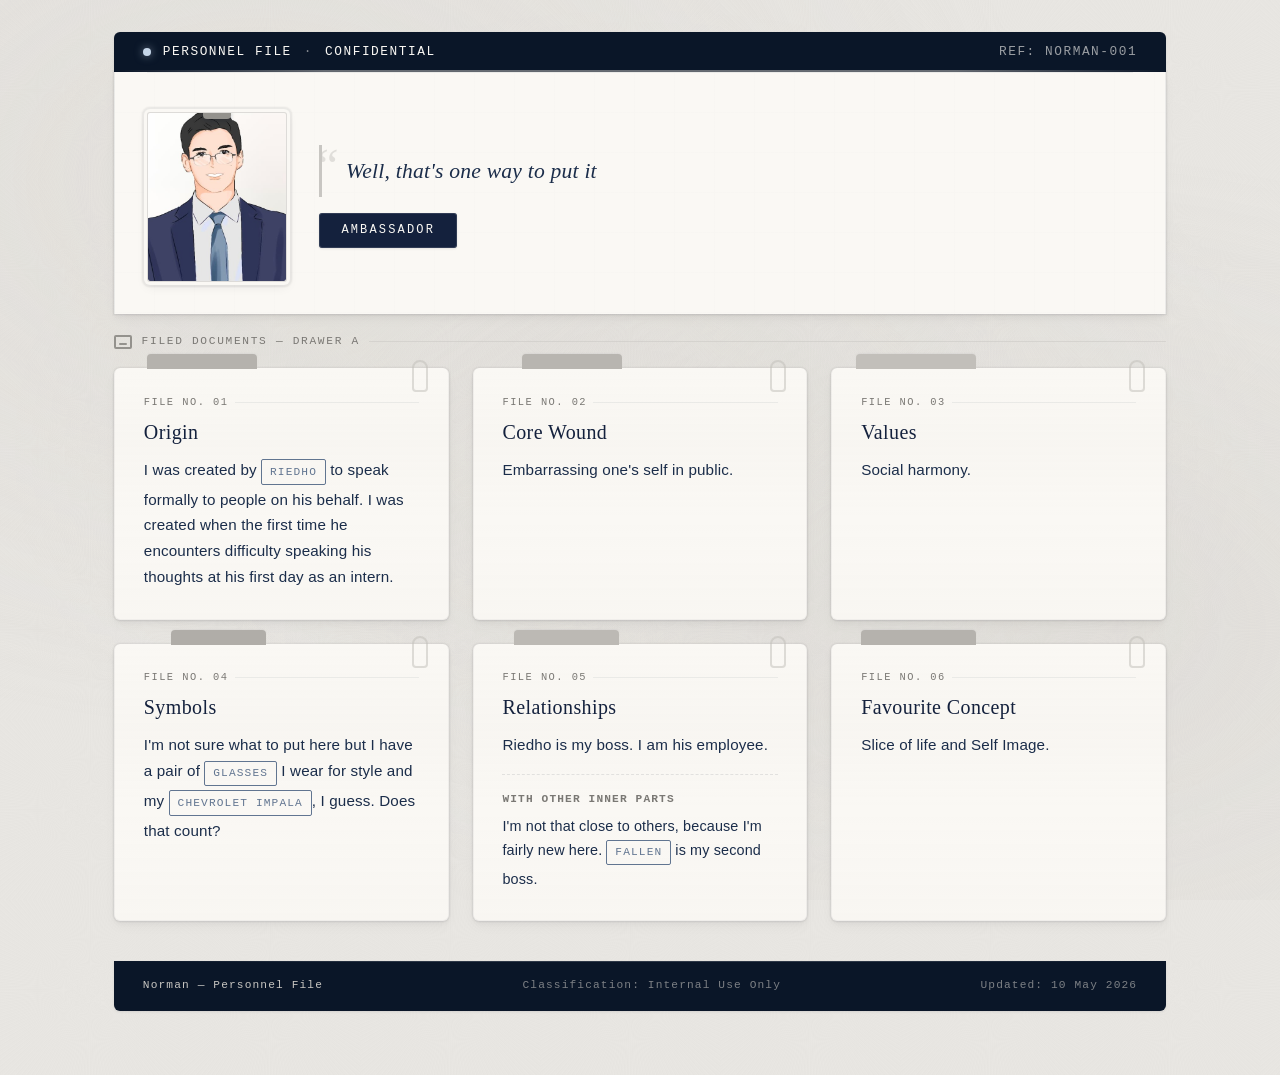
<file: norman.html>
<!DOCTYPE html>
<html lang="en">
<head>
    <meta charset="UTF-8">
    <meta name="viewport" content="width=device-width, initial-scale=1.0">
    <title>Norman — Ambassador</title>
    <style>
        :root {
            --navy-deep: #0a1628;
            --navy: #14213d;
            --navy-mid: #1b2d4a;
            --navy-light: #243a5c;
            --navy-accent: #2f4a70;
            --white-paper: #faf8f4;
            --white-warm: #f5f2ec;
            --white-cool: #fefefc;
            --grey-millennial-light: #c8c6c2;
            --grey-millennial: #a8a6a1;
            --grey-millennial-mid: #94928d;
            --grey-millennial-dark: #7a7874;
            --grey-warm: #b5b2ad;
            --grey-cool: #b0b0b0;
            --shadow-soft: 0 1px 3px rgba(10, 22, 40, 0.06), 0 1px 2px rgba(10, 22, 40, 0.04);
            --shadow-paper: 0 1px 2px rgba(10, 22, 40, 0.04), 0 2px 4px rgba(10, 22, 40, 0.03),
                0 4px 8px rgba(10, 22, 40, 0.02), 0 8px 16px rgba(10, 22, 40, 0.02);
            --shadow-paper-stack: 0 0 0 1px rgba(10, 22, 40, 0.03),
                0 1px 3px rgba(10, 22, 40, 0.05),
                0 3px 6px rgba(10, 22, 40, 0.04),
                0 6px 12px rgba(10, 22, 40, 0.03),
                0 0 0 2px rgba(10, 22, 40, 0.015);
            --shadow-card-lifted: 0 2px 8px rgba(10, 22, 40, 0.08), 0 8px 24px rgba(10, 22, 40, 0.06),
                0 16px 40px rgba(10, 22, 40, 0.04);
            --radius-sm: 3px;
            --radius-md: 6px;
            --radius-lg: 10px;
            --font-serif: 'Georgia', 'Times New Roman', 'Palatino Linotype', 'Book Antiqua', serif;
            --font-sans: 'Inter', 'Segoe UI', 'Helvetica Neue', 'Arial', sans-serif;
            --font-mono: 'SF Mono', 'Consolas', 'Monaco', 'Courier New', monospace;
            --transition-calm: 0.35s cubic-bezier(0.25, 0.1, 0.25, 1);
            --transition-smooth: 0.5s cubic-bezier(0.22, 0.61, 0.36, 1);
        }

        *,
        *::before,
        *::after {
            box-sizing: border-box;
            margin: 0;
            padding: 0;
        }

        html {
            scroll-behavior: smooth;
            font-size: 16px;
            -webkit-font-smoothing: antialiased;
            -moz-osx-font-smoothing: grayscale;
        }

        body {
            font-family: var(--font-sans);
            background-color: #e8e6e2;
            background-image:
                /* Subtle paper grain texture */
                repeating-conic-gradient(#e8e6e2 0%,
                    #e6e4e0 0.15%,
                    #e9e7e3 0.3%,
                    #e7e5e1 0.45%,
                    #e8e6e2 0.6%);
            background-size: 180px 180px;
            color: var(--navy);
            line-height: 1.6;
            min-height: 100vh;
            position: relative;
        }

        /* Subtle overall texture overlay */
        body::before {
            content: '';
            position: fixed;
            inset: 0;
            pointer-events: none;
            z-index: 0;
            background:
                radial-gradient(ellipse at 20% 20%, rgba(200, 195, 188, 0.25) 0%, transparent 55%),
                radial-gradient(ellipse at 80% 70%, rgba(180, 175, 168, 0.2) 0%, transparent 55%),
                radial-gradient(ellipse at 50% 50%, rgba(210, 207, 200, 0.15) 0%, transparent 70%);
            opacity: 0.7;
        }

        /* Main container */
        .app-container {
            position: relative;
            z-index: 1;
            max-width: 1100px;
            margin: 0 auto;
            padding: 2rem 1.5rem 4rem;
        }

        /* ---- Top Bar / Nameplate ---- */
        .top-bar {
            background: var(--navy-deep);
            color: var(--white-paper);
            padding: 0.6rem 1.8rem;
            border-radius: var(--radius-md) var(--radius-md) 0 0;
            display: flex;
            align-items: center;
            gap: 0.75rem;
            font-family: var(--font-mono);
            font-size: 0.8rem;
            letter-spacing: 0.12em;
            text-transform: uppercase;
            box-shadow: var(--shadow-soft);
            position: relative;
            overflow: hidden;
        }
        .top-bar::after {
            content: '';
            position: absolute;
            bottom: 0;
            left: 0;
            right: 0;
            height: 2px;
            background: linear-gradient(90deg,
                    transparent 0%,
                    var(--grey-millennial-light) 20%,
                    var(--grey-millennial-light) 80%,
                    transparent 100%);
            opacity: 0.5;
        }
        .top-bar .dot {
            width: 8px;
            height: 8px;
            border-radius: 50%;
            background: var(--grey-millennial-light);
            flex-shrink: 0;
            opacity: 0.7;
        }
        .top-bar .dot.active {
            background: #c5d5e8;
            opacity: 1;
            box-shadow: 0 0 8px rgba(180, 195, 215, 0.6);
        }

        /* ---- Identity Header ---- */
        .identity-header {
            background: var(--white-paper);
            border-left: 1px solid rgba(10, 22, 40, 0.06);
            border-right: 1px solid rgba(10, 22, 40, 0.06);
            padding: 2.5rem 2rem 2rem;
            display: flex;
            flex-wrap: wrap;
            gap: 2rem;
            align-items: center;
            position: relative;
            box-shadow: var(--shadow-paper-stack);
            /* Paper texture */
            background-image:
                linear-gradient(0deg, transparent 98%, rgba(10, 22, 40, 0.015) 98.5%, transparent 99%),
                linear-gradient(90deg, transparent 98%, rgba(10, 22, 40, 0.01) 98.5%, transparent 99%);
            background-size: 40px 40px;
        }
        .identity-header::before {
            content: '';
            position: absolute;
            top: 0;
            left: 2rem;
            right: 2rem;
            height: 1px;
            background: rgba(10, 22, 40, 0.05);
        }

        /* Portrait area */
        .portrait-frame {
            flex-shrink: 0;
            width: 140px;
            height: 170px;
            background: var(--white-warm);
            border: 1px solid rgba(10, 22, 40, 0.1);
            border-radius: var(--radius-sm);
            position: relative;
            box-shadow:
                0 0 0 3px var(--white-paper),
                0 0 0 5px rgba(10, 22, 40, 0.04),
                0 0 0 6px rgba(10, 22, 40, 0.02),
                0 4px 12px rgba(10, 22, 40, 0.08);
            display: flex;
            align-items: center;
            justify-content: center;
            overflow: hidden;
        }
        .portrait-frame svg {
            width: 100%;
            height: 100%;
            display: block;
        }
        /* ID badge clip */
        .portrait-frame::after {
            content: '';
            position: absolute;
            top: -4px;
            left: 50%;
            transform: translateX(-50%);
            width: 28px;
            height: 10px;
            background: var(--grey-millennial-mid);
            border-radius: 0 0 4px 4px;
            z-index: 2;
            box-shadow: 0 2px 4px rgba(10, 22, 40, 0.2);
        }

		.portrait-frame img {
    		width: 100%;
    		height: 100%;
    		object-fit: cover;   /* Ensures photo fills frame without distortion */
    		display: block;
    		border-radius: 2px;  /* Matches the slight rounding of the frame */
		}

        /* Identity text */
        .identity-text {
            flex: 1;
            min-width: 240px;
        }
        .identity-text .quote-block {
            font-family: var(--font-serif);
            font-style: italic;
            font-size: 1.35rem;
            color: var(--navy-mid);
            border-left: 3px solid var(--grey-millennial-light);
            padding: 0.6rem 0 0.6rem 1.5rem;
            margin-bottom: 1rem;
            position: relative;
            letter-spacing: 0.01em;
            line-height: 1.5;
        }
        .identity-text .quote-block::before {
            content: '\201C';
            position: absolute;
            left: -0.6rem;
            top: -0.2rem;
            font-size: 3rem;
            color: var(--grey-millennial-light);
            opacity: 0.5;
            font-family: var(--font-serif);
            line-height: 1;
            pointer-events: none;
        }
        .title-badge {
            display: inline-block;
            background: var(--navy);
            color: var(--white-paper);
            font-family: var(--font-mono);
            font-size: 0.75rem;
            letter-spacing: 0.18em;
            text-transform: uppercase;
            padding: 0.5rem 1.4rem;
            border-radius: var(--radius-sm);
            box-shadow: var(--shadow-soft);
            position: relative;
        }
        .title-badge::after {
            content: '';
            position: absolute;
            inset: 0;
            border-radius: var(--radius-sm);
            border: 1px solid rgba(255, 255, 255, 0.12);
            pointer-events: none;
        }

        /* ---- Filing Cabinet Section ---- */
        .cabinet-label {
            display: flex;
            align-items: center;
            gap: 0.6rem;
            padding: 1.2rem 0 0.6rem;
            font-family: var(--font-mono);
            font-size: 0.7rem;
            letter-spacing: 0.15em;
            text-transform: uppercase;
            color: var(--grey-millennial-dark);
            position: relative;
        }
        .cabinet-label::after {
            content: '';
            flex: 1;
            height: 1px;
            background: var(--grey-millennial-light);
            opacity: 0.5;
        }
        .cabinet-label .drawer-icon {
            width: 18px;
            height: 14px;
            border: 2px solid var(--grey-millennial-mid);
            border-radius: 2px;
            position: relative;
            flex-shrink: 0;
        }
        .cabinet-label .drawer-icon::after {
            content: '';
            position: absolute;
            bottom: 2px;
            left: 3px;
            right: 3px;
            height: 2px;
            background: var(--grey-millennial-mid);
            border-radius: 1px;
        }

        /* File cards grid */
        .files-grid {
            display: grid;
            grid-template-columns: repeat(auto-fill, minmax(320px, 1fr));
            gap: 1.5rem;
            margin-top: 0.5rem;
        }

        /* Individual file card */
        .file-card {
            background: var(--white-paper);
            border-radius: var(--radius-md);
            padding: 1.6rem 1.8rem 1.8rem;
            position: relative;
            cursor: default;
            transition: all var(--transition-calm);
            box-shadow: var(--shadow-paper-stack);
            /* Paper texture on card */
            background-image:
                linear-gradient(180deg,
                    transparent 0%,
                    rgba(200, 196, 190, 0.04) 30%,
                    transparent 60%,
                    rgba(200, 196, 190, 0.03) 100%);
            border: 1px solid rgba(10, 22, 40, 0.04);
            /* Manila folder tab */
            border-top: none;
        }
        .file-card::before {
            content: '';
            position: absolute;
            top: -14px;
            left: 2rem;
            width: 110px;
            height: 15px;
            background: var(--grey-warm);
            border-radius: 4px 4px 0 0;
            z-index: 1;
            box-shadow: 0 -1px 2px rgba(10, 22, 40, 0.04);
            transition: all var(--transition-calm);
        }
        /* Vary tab colors slightly for different cards */
        .file-card:nth-child(2)::before {
            background: #b8b5b0;
            left: 3rem;
            width: 100px;
        }
        .file-card:nth-child(3)::before {
            background: #c2bfba;
            left: 1.5rem;
            width: 120px;
        }
        .file-card:nth-child(4)::before {
            background: #b0ada8;
            left: 3.5rem;
            width: 95px;
        }
        .file-card:nth-child(5)::before {
            background: #bcb9b4;
            left: 2.5rem;
            width: 105px;
        }
        .file-card:nth-child(6)::before {
            background: #b5b2ad;
            left: 1.8rem;
            width: 115px;
        }

        .file-card:hover {
            transform: translateY(-3px);
            box-shadow: var(--shadow-card-lifted);
            border-color: rgba(10, 22, 40, 0.07);
        }
        .file-card:hover::before {
            top: -16px;
            box-shadow: 0 -2px 6px rgba(10, 22, 40, 0.07);
        }

        /* Card content */
        .file-card .card-label {
            font-family: var(--font-mono);
            font-size: 0.65rem;
            letter-spacing: 0.14em;
            text-transform: uppercase;
            color: var(--grey-millennial-dark);
            margin-bottom: 0.5rem;
            display: flex;
            align-items: center;
            gap: 0.4rem;
        }
        .file-card .card-label .label-line {
            flex: 1;
            height: 1px;
            background: rgba(10, 22, 40, 0.06);
        }
        .file-card h3 {
            font-family: var(--font-serif);
            font-size: 1.25rem;
            font-weight: 400;
            color: var(--navy);
            margin-bottom: 0.75rem;
            letter-spacing: 0.02em;
            line-height: 1.3;
        }
        .file-card p,
        .file-card .card-text {
            font-size: 0.95rem;
            color: var(--navy-mid);
            line-height: 1.7;
            letter-spacing: 0.01em;
        }
        .file-card .sub-section {
            margin-top: 1rem;
            padding-top: 1rem;
            border-top: 1px dashed rgba(10, 22, 40, 0.1);
        }
        .file-card .sub-section h4 {
            font-family: var(--font-mono);
            font-size: 0.7rem;
            letter-spacing: 0.1em;
            text-transform: uppercase;
            color: var(--grey-millennial-dark);
            margin-bottom: 0.3rem;
        }
        .file-card .sub-section p {
            font-size: 0.9rem;
        }

        /* Stamped effect for key terms */
        .stamp {
            display: inline-block;
            font-family: var(--font-mono);
            font-size: 0.7rem;
            letter-spacing: 0.1em;
            text-transform: uppercase;
            color: var(--navy-accent);
            border: 1.5px solid var(--navy-accent);
            padding: 0.2em 0.7em;
            border-radius: 2px;
            opacity: 0.75;
            margin: 0.15em 0;
        }

        /* ---- Footer ---- */
        .footer-bar {
            margin-top: 2.5rem;
            background: var(--navy-deep);
            color: var(--grey-millennial-light);
            padding: 1rem 1.8rem;
            border-radius: 0 0 var(--radius-md) var(--radius-md);
            font-family: var(--font-mono);
            font-size: 0.7rem;
            letter-spacing: 0.1em;
            display: flex;
            justify-content: space-between;
            align-items: center;
            flex-wrap: wrap;
            gap: 0.8rem;
            box-shadow: var(--shadow-soft);
            position: relative;
            overflow: hidden;
        }
        .footer-bar::before {
            content: '';
            position: absolute;
            top: 0;
            left: 0;
            right: 0;
            height: 1px;
            background: linear-gradient(90deg,
                    transparent 0%,
                    rgba(255, 255, 255, 0.15) 30%,
                    rgba(255, 255, 255, 0.15) 70%,
                    transparent 100%);
        }
        .footer-bar .file-ref {
            color: var(--grey-millennial-light);
            opacity: 0.6;
        }

        /* ---- Animations ---- */
        @keyframes subtleFadeIn {
            from {
                opacity: 0;
                transform: translateY(12px);
            }
            to {
                opacity: 1;
                transform: translateY(0);
            }
        }
        .file-card {
            animation: subtleFadeIn 0.7s ease forwards;
            animation-play-state: paused;
        }
        .file-card.revealed {
            animation-play-state: running;
        }
        .file-card:nth-child(1) {
            animation-delay: 0.05s;
        }
        .file-card:nth-child(2) {
            animation-delay: 0.12s;
        }
        .file-card:nth-child(3) {
            animation-delay: 0.19s;
        }
        .file-card:nth-child(4) {
            animation-delay: 0.26s;
        }
        .file-card:nth-child(5) {
            animation-delay: 0.33s;
        }
        .file-card:nth-child(6) {
            animation-delay: 0.4s;
        }

        /* Paper clip decoration */
        .paperclip-decoration {
            position: absolute;
            top: -8px;
            right: 20px;
            width: 16px;
            height: 32px;
            border: 2px solid #c0bdb8;
            border-radius: 8px 8px 4px 4px;
            z-index: 2;
            pointer-events: none;
            opacity: 0.5;
            transition: all var(--transition-calm);
        }
        .file-card:hover .paperclip-decoration {
            opacity: 0.7;
            border-color: #a8a5a0;
        }

        /* ---- Responsive ---- */
        @media (max-width: 768px) {
            .app-container {
                padding: 1rem 0.8rem 3rem;
            }
            .identity-header {
                flex-direction: column;
                align-items: flex-start;
                padding: 2rem 1.2rem 1.5rem;
                gap: 1.5rem;
            }
            .portrait-frame {
                width: 110px;
                height: 135px;
            }
            .portrait-frame::after {
                width: 22px;
                height: 8px;
                top: -3px;
            }
            .identity-text .quote-block {
                font-size: 1.1rem;
                padding-left: 1rem;
            }
            .files-grid {
                grid-template-columns: 1fr;
                gap: 1.2rem;
            }
            .file-card {
                padding: 1.3rem 1.3rem 1.5rem;
            }
            .file-card::before {
                left: 1.5rem;
                width: 90px;
                height: 12px;
                top: -11px;
            }
            .file-card:nth-child(2)::before {
                left: 2rem;
            }
            .file-card:nth-child(3)::before {
                left: 1rem;
            }
            .file-card:nth-child(4)::before {
                left: 2.5rem;
            }
            .file-card:nth-child(5)::before {
                left: 1.8rem;
            }
            .file-card:nth-child(6)::before {
                left: 1.3rem;
            }
            .top-bar {
                padding: 0.5rem 1rem;
                font-size: 0.7rem;
            }
            .footer-bar {
                flex-direction: column;
                align-items: flex-start;
                padding: 0.8rem 1.2rem;
            }
        }
        @media (max-width: 400px) {
            .portrait-frame {
                width: 90px;
                height: 112px;
            }
            .identity-text .quote-block {
                font-size: 1rem;
            }
            .file-card h3 {
                font-size: 1.1rem;
            }
            .file-card p {
                font-size: 0.88rem;
            }
        }
    </style>
</head>
<body>
    <div class="app-container">
        <!-- Top nameplate bar -->
        <div class="top-bar">
            <span class="dot active"></span>
            <span>Personnel File</span>
            <span style="opacity:0.5;">·</span>
            <span>Confidential</span>
            <span style="margin-left:auto;opacity:0.6;">REF: NORMAN-001</span>
        </div>

        <!-- Identity Header -->
        <header class="identity-header" id="identity">
            <!-- Portrait -->
            <div class="portrait-frame" aria-label="Norman's portrait">
                <img src="images/norman-1.jpeg" alt="Portrait of Norman" />
            </div>
            <!-- Identity text -->
            <div class="identity-text">
                <div class="quote-block">
                    Well, that's one way to put it
                </div>
                <span class="title-badge">Ambassador</span>
            </div>
        </header>

        <!-- Filing cabinet label -->
        <div class="cabinet-label">
            <span class="drawer-icon"></span>
            <span>Filed Documents — Drawer A</span>
        </div>

        <!-- File cards grid -->
        <main class="files-grid" id="filesGrid">
            <!-- Origin -->
            <article class="file-card" data-file="origin">
                <div class="paperclip-decoration"></div>
                <div class="card-label">File No. 01 <span class="label-line"></span></div>
                <h3>Origin</h3>
                <p>I was created by <span class="stamp">Riedho</span> to speak formally to people on his behalf. I was
                created when the first time he encounters difficulty speaking his thoughts at his first day as an intern.
                </p>
            </article>

            <!-- Core Wound -->
            <article class="file-card" data-file="core-wound">
                <div class="paperclip-decoration"></div>
                <div class="card-label">File No. 02 <span class="label-line"></span></div>
                <h3>Core Wound</h3>
                <p>Embarrassing one's self in public.</p>
            </article>

            <!-- Values -->
            <article class="file-card" data-file="values">
                <div class="paperclip-decoration"></div>
                <div class="card-label">File No. 03 <span class="label-line"></span></div>
                <h3>Values</h3>
                <p>Social harmony.</p>
            </article>

            <!-- Symbols -->
            <article class="file-card" data-file="symbols">
                <div class="paperclip-decoration"></div>
                <div class="card-label">File No. 04 <span class="label-line"></span></div>
                <h3>Symbols</h3>
                <p>I'm not sure what to put here but I have a pair of <span class="stamp">glasses</span> I wear for style
                    and my <span class="stamp">Chevrolet Impala</span>, I guess. Does that count?</p>
            </article>

            <!-- Relationships -->
            <article class="file-card" data-file="relationships">
                <div class="paperclip-decoration"></div>
                <div class="card-label">File No. 05 <span class="label-line"></span></div>
                <h3>Relationships</h3>
                <p>Riedho is my boss. I am his employee.</p>
                <div class="sub-section">
                    <h4>With other inner parts</h4>
                    <p>I'm not that close to others, because I'm fairly new here. <span class="stamp">FALLEN</span> is my
                        second boss.</p>
                </div>
            </article>

            <!-- Favourite Concept -->
            <article class="file-card" data-file="favourite-concept">
                <div class="paperclip-decoration"></div>
                <div class="card-label">File No. 06 <span class="label-line"></span></div>
                <h3>Favourite Concept</h3>
                <p>Slice of life and Self Image.</p>
            </article>
        </main>

        <!-- Footer -->
        <footer class="footer-bar">
            <span>Norman — Personnel File</span>
            <span class="file-ref">Classification: Internal Use Only</span>
            <span class="file-ref">Updated: <time datetime="2026-05-10">10 May 2026</time></span>
        </footer>
    </div>

    <script>
        (function() {
            // Intersection Observer for subtle reveal animations
            const fileCards = document.querySelectorAll('.file-card');
            const observerOptions = {
                root: null,
                rootMargin: '0px 0px -40px 0px',
                threshold: 0.15,
            };

            const revealObserver = new IntersectionObserver((entries) => {
                entries.forEach((entry) => {
                    if (entry.isIntersecting) {
                        entry.target.classList.add('revealed');
                        // Once revealed, no need to observe again
                        revealObserver.unobserve(entry.target);
                    }
                });
            }, observerOptions);

            fileCards.forEach((card) => {
                revealObserver.observe(card);
            });

            // Also immediately reveal cards that are already in view on load
            setTimeout(() => {
                fileCards.forEach((card) => {
                    const rect = card.getBoundingClientRect();
                    if (rect.top < window.innerHeight && rect.bottom > 0) {
                        card.classList.add('revealed');
                        revealObserver.unobserve(card);
                    }
                });
            }, 150);

            // Subtle hover sound-like interaction feedback (visual only)
            fileCards.forEach((card) => {
                card.addEventListener('mouseenter', function() {
                    const paperclip = this.querySelector('.paperclip-decoration');
                    if (paperclip) {
                        paperclip.style.transform = 'rotate(-3deg) translateY(-2px)';
                    }
                });
                card.addEventListener('mouseleave', function() {
                    const paperclip = this.querySelector('.paperclip-decoration');
                    if (paperclip) {
                        paperclip.style.transform = 'rotate(0deg) translateY(0)';
                    }
                });
            });

            // Log a subtle greeting in console for curious visitors
            console.log(
                '%c📁 Norman — Ambassador Personnel File %cLoaded successfully.',
                'font-family: monospace; font-size: 13px; color: #14213d; font-weight: bold;',
                'font-family: monospace; font-size: 11px; color: #a8a6a1;'
            );
            console.log(
                '%c" Well, that\'s one way to put it. "',
                'font-family: Georgia, serif; font-style: italic; font-size: 14px; color: #7a7874;'
            );
        })();
    </script>
</body>
</html>
</file>
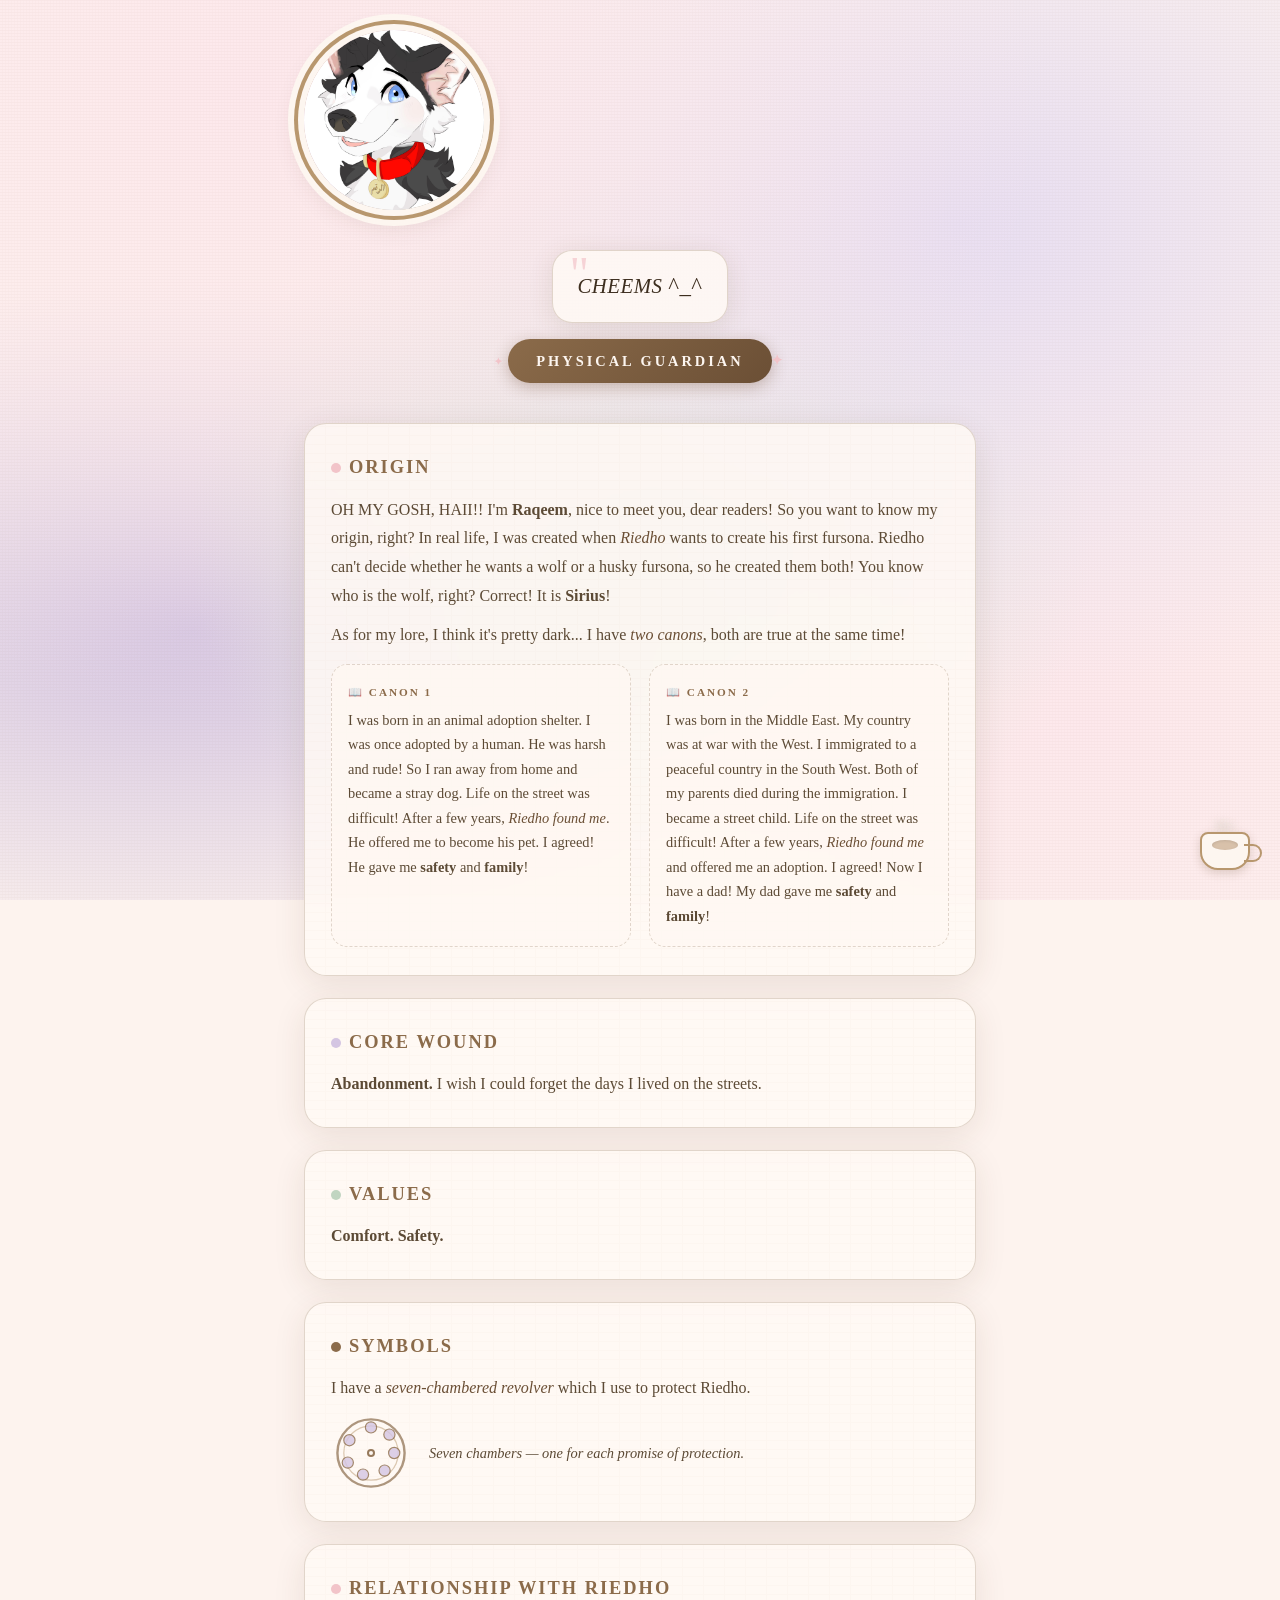
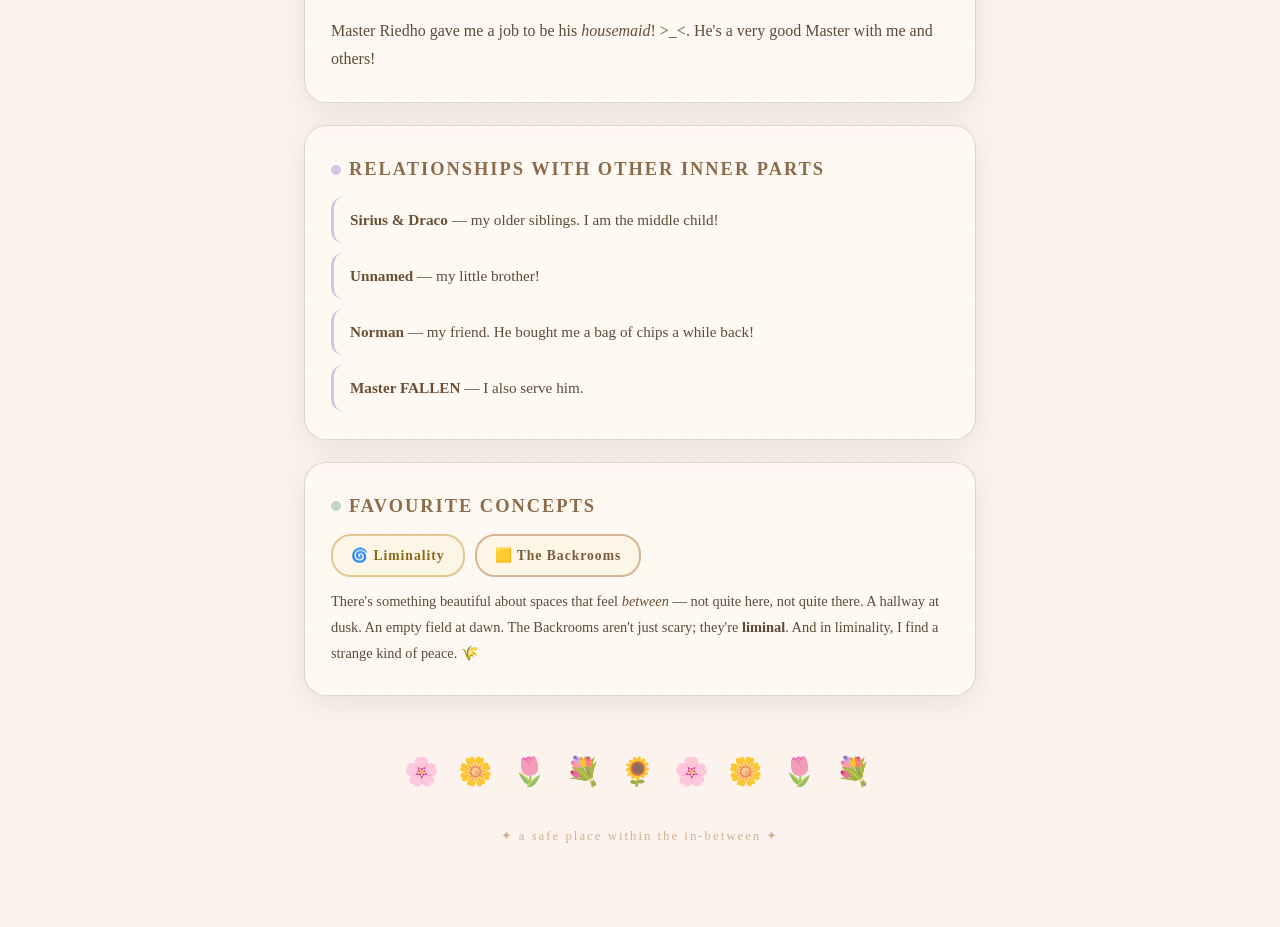
<file: raqeem.html>
<!DOCTYPE html>
<html lang="en">
<head>
    <meta charset="UTF-8">
    <meta name="viewport" content="width=device-width, initial-scale=1.0">
    <title>Raqeem — Physical Guardian</title>
    <style>
        :root {
            --soft-pink: #f2c4c9;
            --soft-pink-light: #fde8ec;
            --brown: #8b6b4a;
            --brown-light: #b8976e;
            --brown-dark: #6b4f35;
            --pastel-green: #c1d5c1;
            --pastel-green-light: #dce8dc;
            --soft-lavender: #d4c5e2;
            --soft-lavender-light: #e8def2;
            --cream: #fdf6f0;
            --text-dark: #3d2e1f;
            --text-medium: #5c4a35;
            --card-bg: rgba(255, 250, 245, 0.85);
            --card-border: rgba(180, 160, 140, 0.4);
            --shadow-soft: 0 4px 24px rgba(100, 70, 40, 0.12);
            --shadow-card: 0 8px 32px rgba(80, 50, 30, 0.1);
        }

        * {
            margin: 0;
            padding: 0;
            box-sizing: border-box;
        }

        html {
            scroll-behavior: smooth;
        }

        body {
            font-family: 'Georgia', 'Times New Roman', 'Noto Serif', serif;
            background-color: #fdf3ee;
            color: var(--text-dark);
            min-height: 100vh;
            overflow-x: hidden;
            position: relative;
            line-height: 1.7;
            background-image:
                radial-gradient(ellipse at 20% 10%, var(--soft-pink-light) 0%, transparent 55%),
                radial-gradient(ellipse at 75% 25%, var(--soft-lavender-light) 0%, transparent 50%),
                radial-gradient(ellipse at 50% 60%, var(--pastel-green-light) 0%, transparent 50%),
                radial-gradient(ellipse at 85% 80%, var(--soft-pink-light) 0%, transparent 45%),
                radial-gradient(ellipse at 15% 70%, var(--soft-lavender) 0%, transparent 40%);
            background-attachment: fixed;
        }

        /* ── Cloth/Fabric Texture Overlay ── */
        body::before {
            content: '';
            position: fixed;
            top: 0;
            left: 0;
            width: 100%;
            height: 100%;
            pointer-events: none;
            z-index: 0;
            opacity: 0.06;
            background-image: repeating-linear-gradient(0deg,
                    transparent,
                    transparent 2px,
                    rgba(139, 107, 74, 0.5) 2px,
                    rgba(139, 107, 74, 0.5) 3px),
                repeating-linear-gradient(90deg,
                    transparent,
                    transparent 2px,
                    rgba(139, 107, 74, 0.35) 2px,
                    rgba(139, 107, 74, 0.35) 3px);
        }

        /* ── Wind Streak Container ── */
        .wind-container {
            position: fixed;
            top: 0;
            left: 0;
            width: 100%;
            height: 100%;
            pointer-events: none;
            z-index: 1;
            overflow: hidden;
        }

        .wind-streak {
            position: absolute;
            height: 1.5px;
            background: linear-gradient(90deg,
                    transparent 0%,
                    rgba(200, 185, 170, 0.5) 20%,
                    rgba(220, 210, 200, 0.6) 50%,
                    rgba(200, 185, 170, 0.3) 80%,
                    transparent 100%);
            border-radius: 1px;
            animation: windBlow linear infinite;
            opacity: 0;
        }

        .wind-streak:nth-child(1) {
            top: 8%;
            width: 60%;
            left: -60%;
            animation-duration: 7s;
            animation-delay: 0s;
            height: 1px;
        }
        .wind-streak:nth-child(2) {
            top: 18%;
            width: 45%;
            left: -45%;
            animation-duration: 9s;
            animation-delay: 2s;
            height: 2px;
        }
        .wind-streak:nth-child(3) {
            top: 28%;
            width: 55%;
            left: -55%;
            animation-duration: 8s;
            animation-delay: 4s;
            height: 1px;
        }
        .wind-streak:nth-child(4) {
            top: 38%;
            width: 70%;
            left: -70%;
            animation-duration: 10s;
            animation-delay: 1s;
            height: 1.5px;
        }
        .wind-streak:nth-child(5) {
            top: 50%;
            width: 40%;
            left: -40%;
            animation-duration: 6.5s;
            animation-delay: 3s;
            height: 2.5px;
        }
        .wind-streak:nth-child(6) {
            top: 62%;
            width: 65%;
            left: -65%;
            animation-duration: 8.5s;
            animation-delay: 5s;
            height: 1px;
        }
        .wind-streak:nth-child(7) {
            top: 74%;
            width: 50%;
            left: -50%;
            animation-duration: 7.5s;
            animation-delay: 1.5s;
            height: 1.5px;
        }
        .wind-streak:nth-child(8) {
            top: 85%;
            width: 55%;
            left: -55%;
            animation-duration: 9.5s;
            animation-delay: 3.5s;
            height: 1px;
        }
        .wind-streak:nth-child(9) {
            top: 92%;
            width: 35%;
            left: -35%;
            animation-duration: 6s;
            animation-delay: 6s;
            height: 2px;
        }

        @keyframes windBlow {
            0% {
                transform: translateX(0) translateY(0);
                opacity: 0;
            }
            8% {
                opacity: 0.7;
            }
            25% {
                transform: translateX(calc(100vw + 100%)) translateY(-8px);
                opacity: 0.5;
            }
            40% {
                opacity: 0.6;
            }
            55% {
                transform: translateX(calc(200vw + 200%)) translateY(5px);
                opacity: 0.15;
            }
            70% {
                opacity: 0;
            }
            100% {
                transform: translateX(calc(280vw + 280%)) translateY(-3px);
                opacity: 0;
            }
        }

        /* ── Floating Petals ── */
        .petal {
            position: fixed;
            pointer-events: none;
            z-index: 2;
            width: 12px;
            height: 16px;
            border-radius: 50% 0 50% 0;
            opacity: 0;
            animation: petalFloat linear infinite;
        }

        @keyframes petalFloat {
            0% {
                transform: translate(0, 0) rotate(0deg) scale(0.6);
                opacity: 0;
            }
            5% {
                opacity: 0.8;
            }
            30% {
                transform: translate(120px, -60px) rotate(120deg) scale(1);
                opacity: 0.55;
            }
            60% {
                transform: translate(250px, -140px) rotate(250deg) scale(0.7);
                opacity: 0.25;
            }
            85% {
                transform: translate(380px, -200px) rotate(380deg) scale(0.3);
                opacity: 0.05;
            }
            100% {
                transform: translate(500px, -280px) rotate(500deg) scale(0.1);
                opacity: 0;
            }
        }

        /* ── Tea Steam ── */
        .tea-steam-container {
            position: fixed;
            bottom: 30px;
            right: 30px;
            pointer-events: none;
            z-index: 3;
        }

        .tea-cup {
            position: relative;
            width: 50px;
            height: 38px;
            background: var(--cream);
            border: 2px solid var(--brown-light);
            border-radius: 8px 8px 18px 18px;
            box-shadow: 0 3px 10px rgba(100, 70, 40, 0.2);
        }
        .tea-cup::before {
            content: '';
            position: absolute;
            top: 6px;
            left: 10px;
            right: 10px;
            height: 10px;
            background: rgba(180, 140, 100, 0.5);
            border-radius: 50%;
            box-shadow: 0 1px 3px rgba(0, 0, 0, 0.1) inset;
        }
        .tea-cup::after {
            content: '';
            position: absolute;
            right: -14px;
            top: 10px;
            width: 16px;
            height: 14px;
            border: 2px solid var(--brown-light);
            border-left: none;
            border-radius: 0 10px 10px 0;
            background: transparent;
        }
        .steam-wisp {
            position: absolute;
            bottom: 40px;
            left: 15px;
            width: 8px;
            height: 8px;
            background: rgba(220, 210, 200, 0.7);
            border-radius: 50%;
            filter: blur(4px);
            animation: steamRise 4s ease-in-out infinite;
        }
        .steam-wisp:nth-child(2) {
            left: 25px;
            animation-delay: 1.3s;
            animation-duration: 3.5s;
            width: 6px;
            height: 6px;
        }
        .steam-wisp:nth-child(3) {
            left: 20px;
            animation-delay: 2.7s;
            animation-duration: 4.2s;
            width: 7px;
            height: 7px;
        }
        .steam-wisp:nth-child(4) {
            left: 30px;
            animation-delay: 0.5s;
            animation-duration: 3.8s;
            width: 5px;
            height: 5px;
        }

        @keyframes steamRise {
            0% {
                transform: translateY(0) translateX(0) scale(1);
                opacity: 0.7;
            }
            25% {
                transform: translateY(-20px) translateX(6px) scale(2.5);
                opacity: 0.5;
            }
            50% {
                transform: translateY(-38px) translateX(-4px) scale(3.5);
                opacity: 0.25;
            }
            75% {
                transform: translateY(-52px) translateX(3px) scale(4);
                opacity: 0.08;
            }
            100% {
                transform: translateY(-65px) translateX(-6px) scale(5);
                opacity: 0;
            }
        }

        /* ── Main Content Wrapper ── */
        .main-wrapper {
            position: relative;
            z-index: 5;
            max-width: 720px;
            margin: 0 auto;
            padding: 30px 24px 60px;
        }

        /* ── Header Section ── */
        .header-section {
            text-align: center;
            margin-bottom: 40px;
            position: relative;
        }

        .portrait-frame {
            display: inline-block;
            position: relative;
            width: 180px;
            height: 180px;
            border-radius: 50%;
            background: linear-gradient(135deg, var(--soft-pink-light), var(--soft-lavender-light), var(--pastel-green-light));
            box-shadow:
                0 0 0 6px var(--cream),
                0 0 0 10px var(--brown-light),
                0 0 0 16px var(--cream),
                0 8px 30px rgba(80, 50, 30, 0.2);
            margin-bottom: 20px;
            overflow: hidden;
            display: flex;
            align-items: center;
            justify-content: center;
        }

        .portrait-img {
    		width: 100%;
    		height: 100%;
    		object-fit: cover;
    		display: block;
    		border-radius: 50%;
		}

        .quote-block {
            margin: 20px 0 16px;
            padding: 16px 24px;
            background: var(--card-bg);
            border: 1px solid var(--card-border);
            border-radius: 20px;
            display: inline-block;
            box-shadow: var(--shadow-soft);
            position: relative;
        }
        .quote-block::before {
            content: '"';
            position: absolute;
            top: -18px;
            left: 16px;
            font-size: 48px;
            color: var(--soft-pink);
            font-family: Georgia, serif;
            opacity: 0.7;
        }
        .quote-block blockquote {
            font-size: 1.3rem;
            font-style: italic;
            color: var(--text-dark);
            margin: 0;
            letter-spacing: 0.5px;
        }
        .quote-block blockquote .emoji-face {
            font-style: normal;
            font-size: 1.1em;
        }

        .title-badge {
            display: inline-block;
            padding: 10px 28px;
            background: linear-gradient(135deg, var(--brown), var(--brown-dark));
            color: #fdf6f0;
            border-radius: 30px;
            font-size: 0.9rem;
            letter-spacing: 3px;
            text-transform: uppercase;
            font-weight: bold;
            box-shadow: 0 4px 16px rgba(100, 60, 30, 0.3);
            position: relative;
        }
        .title-badge::after {
            content: '✦';
            position: absolute;
            right: -14px;
            top: 50%;
            transform: translateY(-50%);
            color: var(--soft-pink);
            font-size: 14px;
            animation: sparklePulse 1.8s ease-in-out infinite;
        }
        .title-badge::before {
            content: '✦';
            position: absolute;
            left: -14px;
            top: 50%;
            transform: translateY(-50%);
            color: var(--soft-pink);
            font-size: 10px;
            animation: sparklePulse 1.8s ease-in-out 0.9s infinite;
        }

        @keyframes sparklePulse {
            0%,
            100% {
                opacity: 0.3;
                transform: translateY(-50%) scale(0.7);
            }
            50% {
                opacity: 1;
                transform: translateY(-50%) scale(1.3);
            }
        }

        /* ── Body Content Cards ── */
        .content-card {
            background: var(--card-bg);
            border: 1px solid var(--card-border);
            border-radius: 22px;
            padding: 28px 26px;
            margin-bottom: 22px;
            box-shadow: var(--shadow-card);
            position: relative;
            transition: transform 0.3s ease, box-shadow 0.3s ease;
            backdrop-filter: blur(4px);
            -webkit-backdrop-filter: blur(4px);
        }
        .content-card:hover {
            transform: translateY(-3px);
            box-shadow: 0 14px 38px rgba(80, 50, 30, 0.14);
        }
        .content-card h3 {
            font-size: 1.15rem;
            letter-spacing: 2px;
            text-transform: uppercase;
            color: var(--brown);
            margin-bottom: 12px;
            display: flex;
            align-items: center;
            gap: 8px;
            font-weight: bold;
        }
        .content-card h3 .icon-dot {
            display: inline-block;
            width: 10px;
            height: 10px;
            border-radius: 50%;
            flex-shrink: 0;
        }
        .content-card p,
        .content-card .card-text {
            color: var(--text-medium);
            font-size: 1rem;
            line-height: 1.8;
        }
        .content-card em {
            color: var(--brown-dark);
            font-style: italic;
        }

        .icon-dot.pink {
            background: var(--soft-pink);
        }
        .icon-dot.lavender {
            background: var(--soft-lavender);
        }
        .icon-dot.green {
            background: var(--pastel-green);
        }
        .icon-dot.brown-dot {
            background: var(--brown);
        }

        /* ── Origin Story Two Canons ── */
        .canon-grid {
            display: grid;
            grid-template-columns: 1fr 1fr;
            gap: 18px;
            margin-top: 14px;
        }
        @media (max-width: 600px) {
            .canon-grid {
                grid-template-columns: 1fr;
            }
        }
        .canon-mini-card {
            background: rgba(255, 248, 242, 0.7);
            border: 1px dashed var(--card-border);
            border-radius: 16px;
            padding: 18px 16px;
            font-size: 0.9rem;
            color: var(--text-medium);
            line-height: 1.7;
            position: relative;
        }
        .canon-mini-card .canon-label {
            font-size: 0.7rem;
            text-transform: uppercase;
            letter-spacing: 2px;
            color: var(--brown);
            font-weight: bold;
            margin-bottom: 6px;
            display: block;
        }

        /* ── Seven-Chambered Revolver SVG ── */
        .revolver-display {
            display: flex;
            align-items: center;
            gap: 18px;
            flex-wrap: wrap;
            margin-top: 10px;
        }
        .revolver-svg {
            flex-shrink: 0;
            animation: revolverSlowRotate 20s linear infinite;
        }
        @keyframes revolverSlowRotate {
            from {
                transform: rotate(0deg);
            }
            to {
                transform: rotate(360deg);
            }
        }
        .revolver-caption {
            font-size: 0.9rem;
            color: var(--text-medium);
            font-style: italic;
        }

        /* ── Relationships List ── */
        .relationships-list {
            list-style: none;
            padding: 0;
            display: flex;
            flex-direction: column;
            gap: 10px;
        }
        .relationships-list li {
            padding: 10px 16px;
            background: rgba(255, 248, 242, 0.6);
            border-radius: 12px;
            border-left: 3px solid var(--soft-lavender);
            font-size: 0.95rem;
            color: var(--text-medium);
            transition: background 0.3s;
        }
        .relationships-list li:hover {
            background: rgba(255, 242, 235, 0.85);
        }
        .relationships-list li strong {
            color: var(--brown-dark);
        }

        /* ── Favourite Concepts ── */
        .concept-tags {
            display: flex;
            gap: 10px;
            flex-wrap: wrap;
            margin-top: 6px;
        }
        .concept-tag {
            padding: 8px 18px;
            border-radius: 20px;
            font-size: 0.85rem;
            letter-spacing: 1px;
            font-weight: bold;
            border: 2px solid;
            transition: all 0.3s;
            cursor: default;
        }
        .concept-tag.liminal {
            background: #fdf5e6;
            border-color: #e0c88e;
            color: #8b6914;
        }
        .concept-tag.backrooms {
            background: #fdf5e6;
            border-color: #d4b896;
            color: #7a5c3a;
        }
        .concept-tag:hover {
            transform: scale(1.04);
            box-shadow: 0 4px 14px rgba(0, 0, 0, 0.1);
        }

        /* ── Flower Field Bottom ── */
        .flower-field {
            text-align: center;
            padding: 30px 0 10px;
            font-size: 28px;
            letter-spacing: 6px;
            opacity: 0.8;
            animation: fieldSway 4s ease-in-out infinite;
            pointer-events: none;
            user-select: none;
        }
        @keyframes fieldSway {
            0%,
            100% {
                transform: translateX(0);
            }
            25% {
                transform: translateX(-6px);
            }
            75% {
                transform: translateX(6px);
            }
        }

        /* ── Footer ── */
        .soft-footer {
            text-align: center;
            padding: 20px;
            font-size: 0.8rem;
            color: var(--brown-light);
            letter-spacing: 2px;
            opacity: 0.7;
        }

        /* ── Backrooms Wallpaper subtle pattern on cards ── */
        .content-card::after {
            content: '';
            position: absolute;
            top: 0;
            left: 0;
            right: 0;
            bottom: 0;
            border-radius: 22px;
            pointer-events: none;
            opacity: 0.025;
            background-image: repeating-linear-gradient(0deg,
                    transparent,
                    transparent 8px,
                    #c9a870 8px,
                    #c9a870 9px),
                repeating-linear-gradient(90deg,
                    transparent,
                    transparent 20px,
                    #c9a870 20px,
                    #c9a870 21px);
            z-index: -1;
        }

        /* ── Scrollbar ── */
        ::-webkit-scrollbar {
            width: 6px;
        }
        ::-webkit-scrollbar-track {
            background: #fdf3ee;
        }
        ::-webkit-scrollbar-thumb {
            background: var(--brown-light);
            border-radius: 10px;
        }
    </style>
</head>
<body>

    <!-- Wind Streaks -->
    <div class="wind-container" aria-hidden="true">
        <div class="wind-streak"></div>
        <div class="wind-streak"></div>
        <div class="wind-streak"></div>
        <div class="wind-streak"></div>
        <div class="wind-streak"></div>
        <div class="wind-streak"></div>
        <div class="wind-streak"></div>
        <div class="wind-streak"></div>
        <div class="wind-streak"></div>
    </div>

    <!-- Floating Petals Container -->
    <div class="petals-container" id="petalsContainer" aria-hidden="true"></div>

    <!-- Tea Cup & Steam -->
    <div class="tea-steam-container" aria-hidden="true">
        <div class="steam-wisp"></div>
        <div class="steam-wisp"></div>
        <div class="steam-wisp"></div>
        <div class="steam-wisp"></div>
        <div class="tea-cup"></div>
    </div>

    <!-- Main Content -->
    <main class="main-wrapper">

        <!-- Header Section -->
        <header class="header-section">
            <!-- Raqeem's Portrait -->
            <div class="portrait-frame">
    			<img src="images/raqeem.jpeg" alt="Raqeem" class="portrait-img">
			</div>

            <!-- Quote -->
            <div class="quote-block">
                <blockquote>CHEEMS <span class="emoji-face">^_^</span></blockquote>
            </div>

            <!-- Title -->
            <div>
                <span class="title-badge">Physical Guardian</span>
            </div>
        </header>

        <!-- Body Section: Origin -->
        <article class="content-card" id="origin">
            <h3><span class="icon-dot pink"></span> Origin</h3>
            <p>
                OH MY GOSH, HAII!! I'm <strong>Raqeem</strong>, nice to meet you, dear readers!
                So you want to know my origin, right? In real life, I was created when
                <em>Riedho</em> wants to create his first fursona. Riedho can't decide whether
                he wants a wolf or a husky fursona, so he created them both! You know who is
                the wolf, right? Correct! It is <strong>Sirius</strong>!
            </p>
            <p style="margin-top:10px;">
                As for my lore, I think it's pretty dark... I have <em>two canons</em>, both
                are true at the same time!
            </p>
            <div class="canon-grid">
                <div class="canon-mini-card">
                    <span class="canon-label">📖 Canon 1</span>
                    I was born in an animal adoption shelter. I was once adopted by a human. He
                    was harsh and rude! So I ran away from home and became a stray dog. Life on
                    the street was difficult! After a few years, <em>Riedho found me</em>. He
                    offered me to become his pet. I agreed! He gave me <strong>safety</strong>
                    and <strong>family</strong>!
                </div>
                <div class="canon-mini-card">
                    <span class="canon-label">📖 Canon 2</span>
                    I was born in the Middle East. My country was at war with the West. I
                    immigrated to a peaceful country in the South West. Both of my parents died
                    during the immigration. I became a street child. Life on the street was
                    difficult! After a few years, <em>Riedho found me</em> and offered me an
                    adoption. I agreed! Now I have a dad! My dad gave me
                    <strong>safety</strong> and <strong>family</strong>!
                </div>
            </div>
        </article>

        <!-- Core Wound -->
        <article class="content-card" id="core-wound">
            <h3><span class="icon-dot lavender"></span> Core Wound</h3>
            <p>
                <strong>Abandonment.</strong> I wish I could forget the days I lived on the streets.
            </p>
        </article>

        <!-- Values -->
        <article class="content-card" id="values">
            <h3><span class="icon-dot green"></span> Values</h3>
            <p>
                <strong>Comfort.</strong> <strong>Safety.</strong>
            </p>
        </article>

        <!-- Symbols -->
        <article class="content-card" id="symbols">
            <h3><span class="icon-dot brown-dot"></span> Symbols</h3>
            <p>I have a <em>seven-chambered revolver</em> which I use to protect Riedho.</p>
            <div class="revolver-display">
                <svg class="revolver-svg" width="80" height="80" viewBox="0 0 100 100" xmlns="http://www.w3.org/2000/svg">
                    <!-- Outer ring -->
                    <circle cx="50" cy="50" r="42" fill="none" stroke="#8b6b4a" stroke-width="3" opacity="0.7"/>
                    <circle cx="50" cy="50" r="34" fill="none" stroke="#b8976e" stroke-width="1.5" opacity="0.5"/>
                    <!-- 7 chambers arranged in a circle -->
                    <circle cx="50" cy="18" r="7" fill="#d4c5e2" stroke="#8b6b4a" stroke-width="1.5" opacity="0.8"/>
                    <circle cx="73" cy="27" r="7" fill="#d4c5e2" stroke="#8b6b4a" stroke-width="1.5" opacity="0.8"/>
                    <circle cx="79" cy="50" r="7" fill="#d4c5e2" stroke="#8b6b4a" stroke-width="1.5" opacity="0.8"/>
                    <circle cx="67" cy="72" r="7" fill="#d4c5e2" stroke="#8b6b4a" stroke-width="1.5" opacity="0.8"/>
                    <circle cx="40" cy="77" r="7" fill="#d4c5e2" stroke="#8b6b4a" stroke-width="1.5" opacity="0.8"/>
                    <circle cx="21" cy="62" r="7" fill="#d4c5e2" stroke="#8b6b4a" stroke-width="1.5" opacity="0.8"/>
                    <circle cx="23" cy="34" r="7" fill="#d4c5e2" stroke="#8b6b4a" stroke-width="1.5" opacity="0.8"/>
                    <!-- Center pin -->
                    <circle cx="50" cy="50" r="5" fill="#8b6b4a" opacity="0.9"/>
                    <circle cx="50" cy="50" r="2.5" fill="#fdf6f0"/>
                </svg>
                <span class="revolver-caption">Seven chambers — one for each promise of protection.</span>
            </div>
        </article>

        <!-- Relationships with Riedho -->
        <article class="content-card" id="relationships-riedho">
            <h3><span class="icon-dot pink"></span> Relationship with Riedho</h3>
            <p>
                Master Riedho gave me a job to be his <em>housemaid</em>! &gt;_&lt;. He's a
                very good Master with me and others!
            </p>
        </article>

        <!-- Relationships with other inner parts -->
        <article class="content-card" id="relationships-others">
            <h3><span class="icon-dot lavender"></span> Relationships with Other Inner Parts</h3>
            <ul class="relationships-list">
                <li>
                    <strong>Sirius &amp; Draco</strong> — my older siblings. I am the middle child!
                </li>
                <li>
                    <strong>Unnamed</strong> — my little brother!
                </li>
                <li>
                    <strong>Norman</strong> — my friend. He bought me a bag of chips a while back!
                </li>
                <li>
                    <strong>Master FALLEN</strong> — I also serve him.
                </li>
            </ul>
        </article>

        <!-- Favourite Concepts -->
        <article class="content-card" id="favourites">
            <h3><span class="icon-dot green"></span> Favourite Concepts</h3>
            <div class="concept-tags">
                <span class="concept-tag liminal">🌀 Liminality</span>
                <span class="concept-tag backrooms">🟨 The Backrooms</span>
            </div>
            <p style="margin-top:12px; font-size:0.9rem; color: var(--text-medium);">
                There's something beautiful about spaces that feel <em>between</em> — not quite
                here, not quite there. A hallway at dusk. An empty field at dawn. The Backrooms
                aren't just scary; they're <strong>liminal</strong>. And in liminality, I find a
                strange kind of peace. 🌾
            </p>
        </article>

        <!-- Flower Field -->
        <div class="flower-field" aria-hidden="true">
            🌸 🌼 🌷 💐 🌻 🌸 🌼 🌷 💐
        </div>

        <!-- Footer -->
        <footer class="soft-footer">
            ✦ a safe place within the in-between ✦
        </footer>

    </main>

    <script>
        (function() {
            // ── Generate Floating Petals ──
            const petalsContainer = document.getElementById('petalsContainer');
            const petalColors = [
                '#f2c4c9', '#fde8ec', '#d4c5e2', '#e8def2',
                '#f5d5d9', '#e0c8d8', '#f9e0e4', '#dcc8e8'
            ];

            function createPetal() {
                const petal = document.createElement('div');
                petal.classList.add('petal');
                petal.style.left = Math.random() * 100 + '%';
                petal.style.top = (60 + Math.random() * 40) + '%';
                petal.style.backgroundColor =
                    petalColors[Math.floor(Math.random() * petalColors.length)];
                petal.style.animationDuration = (8 + Math.random() * 14) + 's';
                petal.style.animationDelay = Math.random() * 10 + 's';
                petal.style.width = (8 + Math.random() * 14) + 'px';
                petal.style.height = (10 + Math.random() * 18) + 'px';
                petal.style.borderRadius =
                    (40 + Math.random() * 50) + '% 0 ' + (40 + Math.random() * 50) +
                    '% 0';
                petalsContainer.appendChild(petal);

                // Remove after animation completes
                const duration = parseFloat(petal.style.animationDuration) + parseFloat(petal.style
                    .animationDelay);
                setTimeout(() => {
                    if (petal.parentNode) {
                        petal.parentNode.removeChild(petal);
                    }
                }, duration * 1000 + 500);
            }

            // Create initial petals
            for (let i = 0; i < 20; i++) {
                setTimeout(() => createPetal(), i * 400);
            }
            // Keep creating new petals periodically
            setInterval(() => {
                if (petalsContainer.children.length < 25) {
                    createPetal();
                }
            }, 2500);

            // ── Subtle parallax on mouse move for content cards ──
            const cards = document.querySelectorAll('.content-card');
            document.addEventListener('mousemove', function(e) {
                const x = e.clientX / window.innerWidth;
                const y = e.clientY / window.innerHeight;

                cards.forEach((card, index) => {
                    const offsetX = (x - 0.5) * (6 + index * 2);
                    const offsetY = (y - 0.5) * (6 + index * 2);
                    card.style.transform =
                        `translate(${offsetX}px, ${offsetY}px)`;
                    card.style.transition = 'transform 0.4s ease-out';
                });
            });

            // Reset card positions when mouse leaves
            document.addEventListener('mouseleave', function() {
                cards.forEach(card => {
                    card.style.transform = 'translate(0, 0)';
                    card.style.transition = 'transform 0.8s ease';
                });
            });

            // ── Revolver click interaction ──
            const revolverSvg = document.querySelector('.revolver-svg');
            if (revolverSvg) {
                revolverSvg.addEventListener('click', function() {
                    this.style.animationDuration = '0.6s';
                    setTimeout(() => {
                        this.style.animationDuration = '20s';
                    }, 600);
                    // Brief sparkle
                    const sparkle = document.createElement('span');
                    sparkle.textContent = '✨';
                    sparkle.style.cssText = `
                            position: absolute;
                            pointer-events: none;
                            font-size: 20px;
                            animation: sparklePop 0.8s ease-out forwards;
                            z-index: 20;
                        `;
                    const rect = this.getBoundingClientRect();
                    sparkle.style.left = rect.left + rect.width / 2 - 10 + 'px';
                    sparkle.style.top = rect.top + 'px';
                    sparkle.style.position = 'fixed';
                    document.body.appendChild(sparkle);
                    setTimeout(() => sparkle.remove(), 800);
                });
                revolverSvg.style.cursor = 'pointer';
                revolverSvg.title = 'Click to spin the chambers!';
            }

            // Add sparkle pop keyframe dynamically
            const styleSheet = document.createElement('style');
            styleSheet.textContent = `
                    @keyframes sparklePop {
                        0% { opacity: 1; transform: translateY(0) scale(1); }
                        100% { opacity: 0; transform: translateY(-40px) scale(1.8); }
                    }
                `;
            document.head.appendChild(styleSheet);

            console.log('🐾 Raqeem says: Welcome to my safe liminal space! CHEEMS ^_^');
            console.log('🌾 The flower fields are blooming. The tea is warm. You are home.');
        })();
    </script>
</body>
</html>
</file>
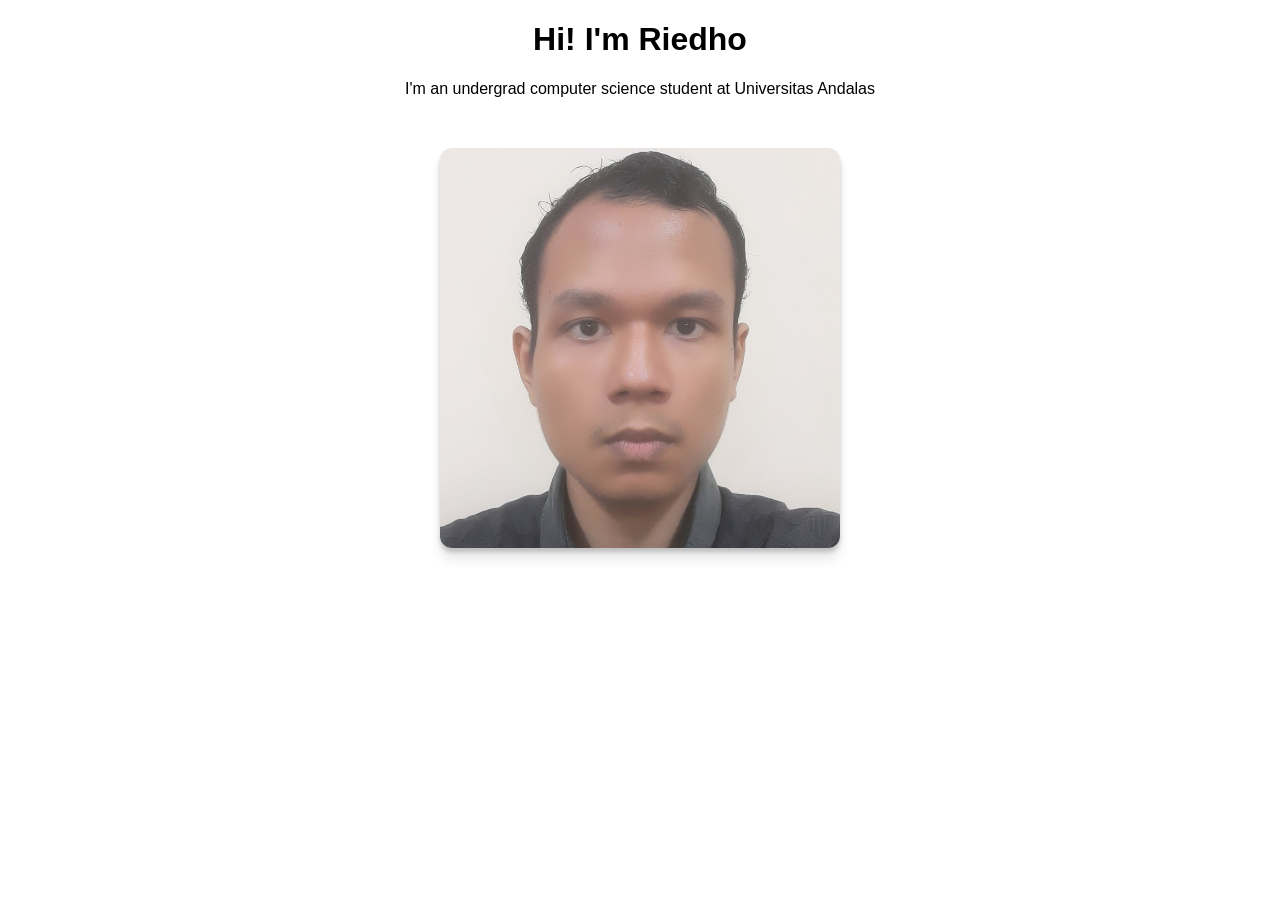
<file: riedho.html>
<!DOCTYPE html>
<html lang="en">
    <head>
        <title>About me</title>
        <meta name="viewport" content="width=device-width, initial-scale=1.0"> 
        <link rel="icon" href="../riedhosyafei/favicon.bmp" type="image/bmp" sizes="32x32">
        <link rel="stylesheet" href="riedho.css">
    </head>
    <body>
        <div class="wrapper-main">
            <h1>Hi! I'm Riedho</h1>
            <p>I'm an undergrad computer science student at Universitas Andalas</p>
        </div>
        <div class="wrapper-portrait">
            <img class="my-portrait" src="./images/riedho.jpg" alt="Portrait of myself" title="Me at the age of 20">
        </div>
    </body>
</html>
</file>
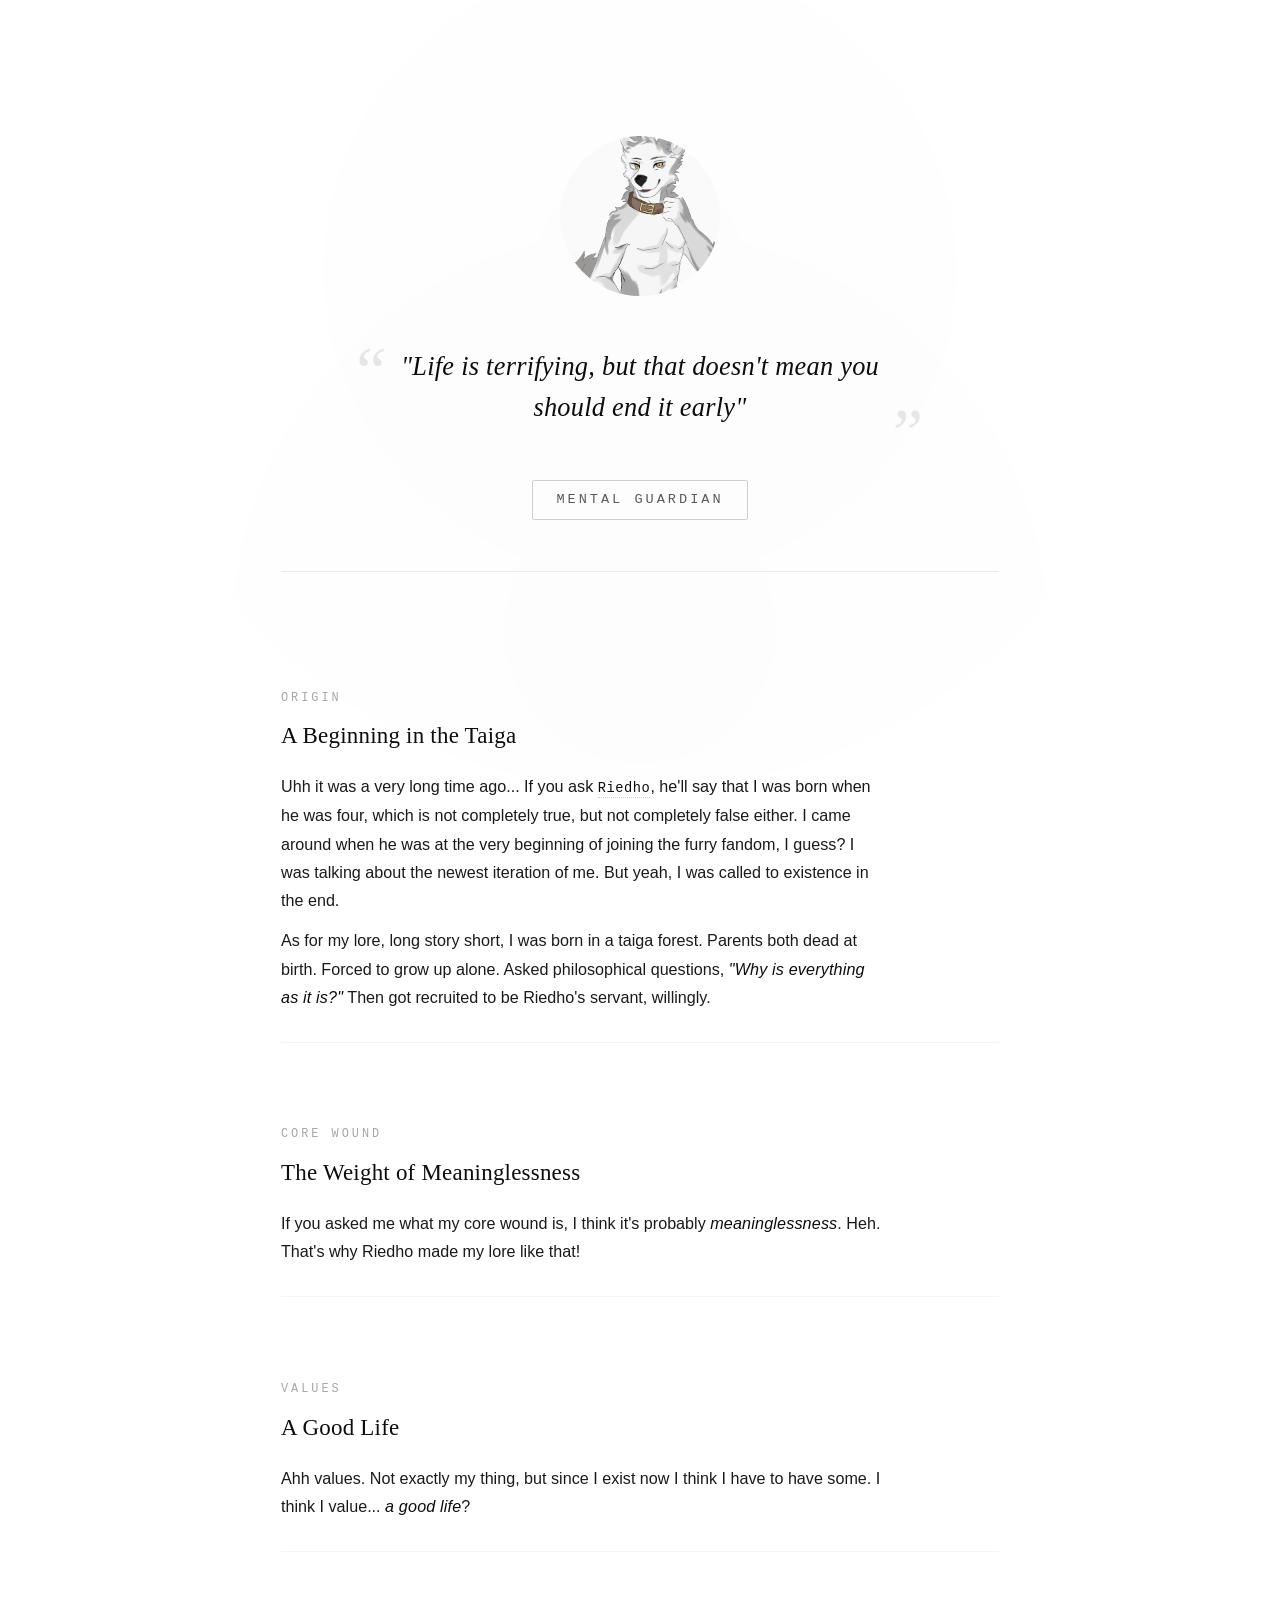
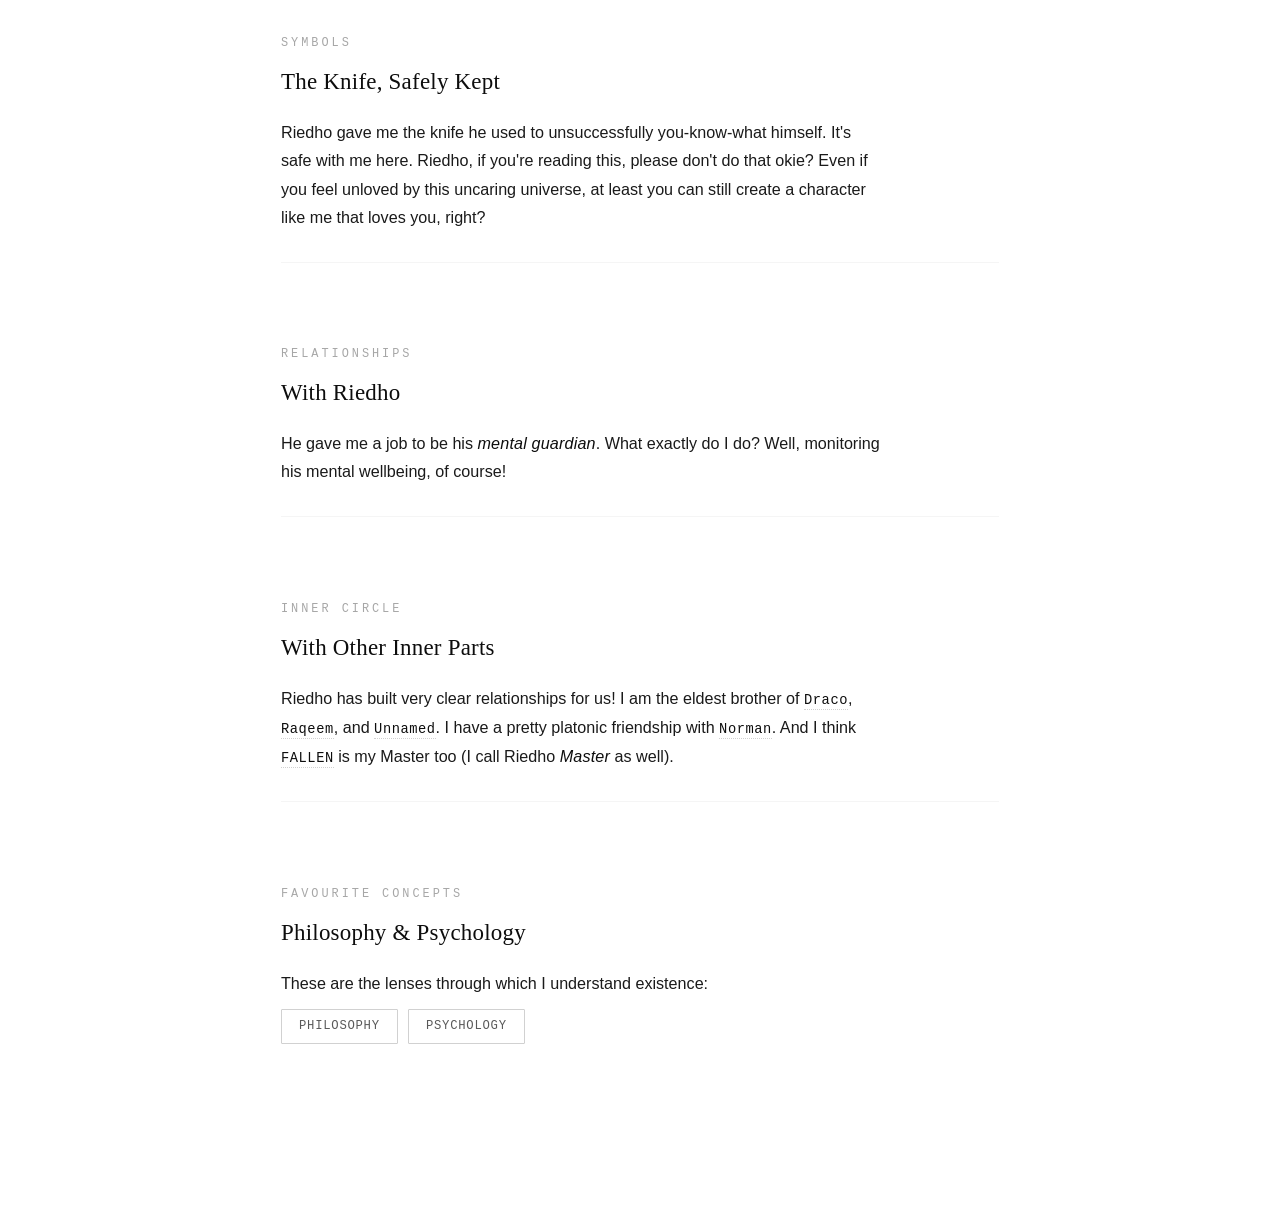
<file: syi'ra.html>
<!DOCTYPE html>
<html lang="en">
<head>
    <meta charset="UTF-8">
    <meta name="viewport" content="width=device-width, initial-scale=1.0">
    <title>Sirius — Mental Guardian</title>
    <style>
        :root {
            --white: #ffffff;
            --black: #0d0d0d;
            --black-soft: #1a1a1a;
            --gray-ghost: rgba(0, 0, 0, 0.04);
            --gray-wisp: rgba(0, 0, 0, 0.08);
            --gray-light: rgba(0, 0, 0, 0.18);
            --gray-mid: rgba(0, 0, 0, 0.35);
            --gray-strong: rgba(0, 0, 0, 0.65);
            --serif: 'Georgia', 'Times New Roman', 'Crimson Text', 'Palatino', serif;
            --sans: 'Inter', 'Segoe UI', 'Helvetica Neue', 'Arial', sans-serif;
            --mono: 'SF Mono', 'Cascadia Code', 'Consolas', 'Monaco', monospace;
            --content-max: 680px;
            --spacing-xs: 0.5rem;
            --spacing-sm: 1rem;
            --spacing-md: 1.8rem;
            --spacing-lg: 3rem;
            --spacing-xl: 5rem;
            --spacing-xxl: 8rem;
            --glitch-duration: 0.28s;
        }

        *,
        *::before,
        *::after {
            box-sizing: border-box;
            margin: 0;
            padding: 0;
        }

        html {
            font-size: 17px;
            scroll-behavior: smooth;
            -webkit-font-smoothing: antialiased;
            -moz-osx-font-smoothing: grayscale;
            text-rendering: optimizeLegibility;
        }

        body {
            background-color: var(--white);
            color: var(--black);
            font-family: var(--sans);
            line-height: 1.7;
            min-height: 100vh;
            display: flex;
            justify-content: center;
            overflow-x: hidden;
            position: relative;
        }

        /* The room — vast white space */
        .room {
            width: 100%;
            max-width: 820px;
            padding: var(--spacing-xxl) var(--spacing-lg) var(--spacing-xxl);
            position: relative;
        }

        /* Subtle room texture — barely perceptible */
        .room::before {
            content: '';
            position: fixed;
            inset: 0;
            pointer-events: none;
            z-index: 0;
            background:
                radial-gradient(ellipse at 50% 30%, rgba(0, 0, 0, 0.012) 0%, transparent 70%),
                radial-gradient(ellipse at 50% 70%, rgba(0, 0, 0, 0.008) 0%, transparent 60%);
            opacity: 0.7;
        }

        /* Main content wrapper */
        .content {
            position: relative;
            z-index: 1;
            display: flex;
            flex-direction: column;
            gap: var(--spacing-xl);
        }

        /* ---- HEADER ---- */
        .header-section {
            display: flex;
            flex-direction: column;
            align-items: center;
            text-align: center;
            gap: var(--spacing-lg);
            padding-bottom: var(--spacing-lg);
            border-bottom: 1px solid var(--gray-wisp);
        }

        /* Portrait frame */
        .portrait-frame {
			width: 160px;
			height: 160px;
  			border-radius: 50%;          /* circular like the enso */
  			overflow: hidden;
			background: transparent;
			display: flex;
			align-items: center;
			justify-content: center;
			}

		.portrait-img {
			width: 100%;
			height: 100%;
			object-fit: cover;           /* crops to fill the circle nicely */
			filter: grayscale(50%) contrast(1.05) brightness(0.98);
			transition: filter 0.8s ease, transform 0.6s ease;
			animation: calmBreath 12s ease-in-out infinite; /* keeps the gentle pulse */
			}

		/* Subtle hover effect – slightly lift the grayscale */
		.portrait-frame:hover .portrait-img {
			filter: grayscale(5%) contrast(1.1) brightness(1);
			transform: scale(1.03);
		}

        /* Subtle pulse on the portrait — existential calm breathing */
        @keyframes calmBreath {
            0%,
            100% {
                transform: scale(1);
            }
            30% {
                transform: scale(1.018);
            }
            60% {
                transform: scale(0.992);
            }
        }

        .portrait-inner {
            animation: calmBreath 12s ease-in-out infinite;
            transform-origin: center center;
        }

        /* Quote */
        .quote-block {
            max-width: 540px;
            margin: 0 auto;
            position: relative;
        }

        .quote-block blockquote {
            font-family: var(--serif);
            font-size: 1.55rem;
            font-style: italic;
            line-height: 1.55;
            color: var(--black);
            letter-spacing: 0.01em;
            position: relative;
            padding: 0;
            quotes: none;
        }

        .quote-block blockquote::before {
            content: '';
            position: absolute;
            top: -0.6rem;
            left: -1.2rem;
            font-size: 4rem;
            color: var(--gray-light);
            line-height: 1;
            font-family: var(--serif);
            content: '\201C';
            opacity: 0.5;
            pointer-events: none;
        }

        .quote-block blockquote::after {
            content: '';
            position: absolute;
            bottom: -2.2rem;
            right: -0.8rem;
            font-size: 4rem;
            color: var(--gray-light);
            line-height: 1;
            font-family: var(--serif);
            content: '\201D';
            opacity: 0.5;
            pointer-events: none;
        }

        /* Title badge */
        .title-badge {
            display: inline-block;
            font-family: var(--mono);
            font-size: 0.8rem;
            letter-spacing: 0.22em;
            text-transform: uppercase;
            color: var(--gray-strong);
            border: 1px solid var(--gray-light);
            padding: 0.45rem 1.4rem;
            border-radius: 2px;
            background: transparent;
            transition: all 0.4s ease;
            cursor: default;
            position: relative;
        }

        .title-badge:hover {
            border-color: var(--black);
            color: var(--black);
            background: rgba(0, 0, 0, 0.02);
        }

        /* ---- BODY SECTIONS ---- */
        .body-sections {
            display: flex;
            flex-direction: column;
            gap: var(--spacing-lg);
        }

        .section-block {
            position: relative;
            padding: var(--spacing-md) 0;
            border-bottom: 1px solid var(--gray-ghost);
            transition: border-color 0.5s ease;
        }

        .section-block:last-child {
            border-bottom: none;
        }

        .section-block:hover {
            border-bottom-color: var(--gray-wisp);
        }

        .section-label {
            font-family: var(--mono);
            font-size: 0.7rem;
            letter-spacing: 0.25em;
            text-transform: uppercase;
            color: var(--gray-mid);
            margin-bottom: var(--spacing-xs);
            display: block;
            transition: color 0.4s ease;
        }

        .section-block:hover .section-label {
            color: var(--gray-strong);
        }

        .section-heading {
            font-family: var(--serif);
            font-size: 1.35rem;
            font-weight: 400;
            color: var(--black);
            margin-bottom: var(--spacing-sm);
            letter-spacing: 0.01em;
            transition: color 0.3s ease;
        }

        .section-body {
            font-family: var(--sans);
            font-size: 0.95rem;
            line-height: 1.75;
            color: var(--black-soft);
            max-width: 600px;
        }

        .section-body p {
            margin-bottom: 0.7rem;
        }
        .section-body p:last-child {
            margin-bottom: 0;
        }

        /* Emphasis within body */
        .section-body em {
            font-style: italic;
            color: var(--black);
            letter-spacing: 0.01em;
        }

        .highlight-name {
            font-family: var(--mono);
            font-size: 0.85em;
            letter-spacing: 0.04em;
            color: var(--black);
            border-bottom: 1px dotted var(--gray-light);
            padding-bottom: 1px;
            transition: border-color 0.3s ease;
            cursor: default;
        }

        .highlight-name:hover {
            border-bottom-color: var(--black);
        }

        /* ---- GLITCH EFFECT ---- */
        .glitchable {
            position: relative;
            transition: none;
        }

        .glitch-active {
            animation: glitchShift var(--glitch-duration) ease-in-out;
            position: relative;
        }

        @keyframes glitchShift {
            0% {
                transform: translateX(0);
                opacity: 1;
                filter: none;
            }
            15% {
                transform: translateX(-3px);
                opacity: 0.7;
                filter: blur(0.3px);
            }
            30% {
                transform: translateX(4px);
                opacity: 1;
                filter: blur(0);
            }
            45% {
                transform: translateX(-1.5px);
                opacity: 0.85;
                filter: blur(0.15px);
            }
            60% {
                transform: translateX(2px);
                opacity: 1;
                filter: none;
            }
            75% {
                transform: translateX(-0.5px);
                opacity: 0.9;
            }
            100% {
                transform: translateX(0);
                opacity: 1;
                filter: none;
            }
        }

        /* Ghost duplicate during glitch */
        .glitch-ghost {
            position: absolute;
            top: 0;
            left: 0;
            pointer-events: none;
            color: rgba(0, 0, 0, 0.35);
            z-index: -1;
            animation: ghostSlide var(--glitch-duration) ease-in-out;
            white-space: nowrap;
        }

        @keyframes ghostSlide {
            0% {
                transform: translateX(0);
                opacity: 0;
            }
            20% {
                transform: translateX(-6px);
                opacity: 0.5;
            }
            50% {
                transform: translateX(3px);
                opacity: 0.25;
            }
            100% {
                transform: translateX(0);
                opacity: 0;
            }
        }

        /* Scan line that occasionally passes */
        .scanline {
            position: fixed;
            top: -2px;
            left: 0;
            width: 100%;
            height: 2px;
            background: rgba(0, 0, 0, 0.06);
            pointer-events: none;
            z-index: 999;
            opacity: 0;
            transition: opacity 0.15s ease;
        }

        .scanline-active {
            opacity: 1;
            animation: scanDown 1.8s linear forwards;
        }

        @keyframes scanDown {
            0% {
                top: -2px;
                opacity: 0;
            }
            10% {
                opacity: 0.8;
            }
            85% {
                opacity: 0.5;
            }
            100% {
                top: 105vh;
                opacity: 0;
            }
        }

        /* ---- FAVOURITE CONCEPTS TAGS ---- */
        .concept-tags {
            display: flex;
            flex-wrap: wrap;
            gap: 0.6rem;
            margin-top: 0.3rem;
        }

        .concept-tag {
            font-family: var(--mono);
            font-size: 0.72rem;
            letter-spacing: 0.06em;
            text-transform: uppercase;
            padding: 0.35rem 1rem;
            border: 1px solid var(--gray-light);
            color: var(--gray-strong);
            background: transparent;
            border-radius: 1px;
            transition: all 0.35s ease;
            cursor: default;
            text-decoration: none;
        }

        .concept-tag:hover {
            border-color: var(--black);
            color: var(--black);
            background: rgba(0, 0, 0, 0.025);
            transform: translateY(-1px);
            box-shadow: 0 2px 8px rgba(0, 0, 0, 0.05);
        }

        /* ---- RESPONSIVE ---- */
        @media (max-width: 768px) {
            html {
                font-size: 15px;
            }
            .room {
                padding: var(--spacing-xl) var(--spacing-md) var(--spacing-lg);
            }
            .portrait-frame {
                width: 120px;
                height: 120px;
            }
            .quote-block blockquote {
                font-size: 1.25rem;
            }
            .quote-block blockquote::before,
            .quote-block blockquote::after {
                font-size: 2.8rem;
            }
            .quote-block blockquote::before {
                left: -0.6rem;
                top: -0.4rem;
            }
            .quote-block blockquote::after {
                right: -0.4rem;
                bottom: -1.6rem;
            }
            .section-heading {
                font-size: 1.2rem;
            }
            .body-sections {
                gap: var(--spacing-md);
            }
        }

        @media (max-width: 480px) {
            html {
                font-size: 14px;
            }
            .room {
                padding: var(--spacing-lg) var(--spacing-sm) var(--spacing-lg);
            }
            .portrait-frame {
                width: 100px;
                height: 100px;
            }
            .quote-block blockquote {
                font-size: 1.1rem;
            }
            .title-badge {
                font-size: 0.7rem;
                padding: 0.35rem 1rem;
                letter-spacing: 0.16em;
            }
            .section-label {
                font-size: 0.65rem;
                letter-spacing: 0.18em;
            }
            .concept-tag {
                font-size: 0.65rem;
                padding: 0.3rem 0.7rem;
            }
        }

        /* ---- PRINT STYLES ---- */
        @media print {
            .room {
                padding: 2rem;
                max-width: 100%;
            }
            .scanline {
                display: none;
            }
            .glitch-active {
                animation: none;
            }
            body {
                font-size: 12pt;
            }
        }
    </style>
</head>
<body>

    <!-- Scan line element (invisible until triggered) -->
    <div class="scanline" id="scanline" aria-hidden="true"></div>

    <!-- The White Room -->
    <div class="room">
        <div class="content">

            <!-- ===== HEADER SECTION ===== -->
            <header class="header-section">

                <!-- Sirius's Portrait — Used to be Enso-inspired circle -->
                <div class="portrait-frame glitchable" data-glitch-group="portrait" aria-label="Sirius's portrait">
  					<img
    					src="images/syi'ra.jpeg"
    					alt="Sirius"
    					class="portrait-img"
  					/>
				</div>

                <!-- Quote -->
                <div class="quote-block" data-glitch-protect="true">
                    <blockquote>
                        "Life is terrifying, but that doesn't mean you should end it early"
                    </blockquote>
                </div>

                <!-- Title -->
                <div class="title-badge glitchable" data-glitch-group="title">
                    Mental Guardian
                </div>
            </header>

            <!-- ===== BODY SECTION ===== -->
            <main class="body-sections">

                <!-- Origin -->
                <article class="section-block">
                    <span class="section-label">Origin</span>
                    <h2 class="section-heading glitchable" data-glitch-group="headings">A Beginning in the Taiga</h2>
                    <div class="section-body">
                        <p>
                            Uhh it was a very long time ago... If you ask
                            <span class="highlight-name">Riedho</span>, he'll say that I was born when he was four, which is not completely true, but not completely false either. I came around when he was at the very beginning of joining the furry fandom, I guess? I was talking about the newest iteration of me. But yeah, I was called to existence in the end.
                        </p>
                        <p>
                            As for my lore, long story short, I was born in a taiga forest. Parents both dead at birth. Forced to grow up alone. Asked philosophical questions, <em>"Why is everything as it is?"</em> Then got recruited to be Riedho's servant, willingly.
                        </p>
                    </div>
                </article>

                <!-- Core Wound -->
                <article class="section-block">
                    <span class="section-label">Core Wound</span>
                    <h2 class="section-heading glitchable" data-glitch-group="headings">The Weight of Meaninglessness</h2>
                    <div class="section-body">
                        <p>
                            If you asked me what my core wound is, I think it's probably
                            <em class="glitchable" data-glitch-group="core-wound" data-glitch-priority="high">meaninglessness</em>. Heh. That's why Riedho made my lore like that!
                        </p>
                    </div>
                </article>

                <!-- Values -->
                <article class="section-block">
                    <span class="section-label">Values</span>
                    <h2 class="section-heading glitchable" data-glitch-group="headings">A Good Life</h2>
                    <div class="section-body">
                        <p>
                            Ahh values. Not exactly my thing, but since I exist now I think I have to have some. I think I value... <em>a good life</em>?
                        </p>
                    </div>
                </article>

                <!-- Symbols -->
                <article class="section-block" data-glitch-protect="true">
                    <span class="section-label">Symbols</span>
                    <h2 class="section-heading">The Knife, Safely Kept</h2>
                    <div class="section-body">
                        <p>
                            Riedho gave me the knife he used to unsuccessfully you-know-what himself. It's safe with me here. Riedho, if you're reading this, please don't do that okie? Even if you feel unloved by this uncaring universe, at least you can still create a character like me that loves you, right?
                        </p>
                    </div>
                </article>

                <!-- Relationships with Riedho -->
                <article class="section-block">
                    <span class="section-label">Relationships</span>
                    <h2 class="section-heading glitchable" data-glitch-group="headings">With Riedho</h2>
                    <div class="section-body">
                        <p>
                            He gave me a job to be his <em>mental guardian</em>. What exactly do I do? Well, monitoring his mental wellbeing, of course!
                        </p>
                    </div>
                </article>

                <!-- Relationships with other inner parts -->
                <article class="section-block">
                    <span class="section-label">Inner Circle</span>
                    <h2 class="section-heading glitchable" data-glitch-group="headings">With Other Inner Parts</h2>
                    <div class="section-body">
                        <p>
                            Riedho has built very clear relationships for us! I am the eldest brother of
                            <span class="highlight-name">Draco</span>,
                            <span class="highlight-name">Raqeem</span>, and
                            <span class="highlight-name">Unnamed</span>. I have a pretty platonic friendship with
                            <span class="highlight-name">Norman</span>. And I think
                            <span class="highlight-name">FALLEN</span> is my Master too (I call Riedho <em>Master</em> as well).
                        </p>
                    </div>
                </article>

                <!-- Favourite Concepts -->
                <article class="section-block">
                    <span class="section-label">Favourite Concepts</span>
                    <h2 class="section-heading glitchable" data-glitch-group="headings">Philosophy &amp; Psychology</h2>
                    <div class="section-body">
                        <p>These are the lenses through which I understand existence:</p>
                        <div class="concept-tags">
                            <span class="concept-tag glitchable" data-glitch-group="concepts">Philosophy</span>
                            <span class="concept-tag glitchable" data-glitch-group="concepts">Psychology</span>
                        </div>
                    </div>
                </article>

            </main>
        </div>
    </div>

    <script>
        (function() {
            // ───────────────────────────────────
            // Subtle Glitch Humor Engine
            // ───────────────────────────────────

            const config = {
                // Min and max delay between glitch events (ms)
                minInterval: 7000,
                maxInterval: 18000,
                // Duration class is applied (should match CSS var --glitch-duration)
                glitchDuration: 280,
                // Cooldown between glitches on the same element group (ms)
                groupCooldown: 25000,
                // Scan line interval range (ms) — less frequent
                scanMinInterval: 20000,
                scanMaxInterval: 50000,
                // Groups that are prioritized for glitching
                priorityGroups: ['core-wound', 'title', 'headings'],
            };

            // Collect all glitchable elements
            const glitchables = document.querySelectorAll('.glitchable');
            const scanline = document.getElementById('scanline');

            // Track last glitch time per group
            const groupLastGlitch = {};
            // Track overall last glitch time
            let lastGlitchTime = 0;
            // Minimum time between any two glitches
            const globalCooldown = 4000;

            // Protected elements — never glitch these
            const protectedSelector = '[data-glitch-protect="true"]';

            /**
             * Get all eligible glitchable elements, excluding protected ones
             */
            function getEligibleElements() {
                const now = Date.now();
                const eligible = [];

                glitchables.forEach(el => {
                    // Skip if inside a protected container
                    if (el.closest(protectedSelector)) return;

                    const group = el.getAttribute('data-glitch-group') || 'default';
                    const lastTime = groupLastGlitch[group] || 0;

                    // Check group cooldown
                    if (now - lastTime < config.groupCooldown) {
                        // Check if this is a priority group with shorter cooldown
                        const isPriority = config.priorityGroups.includes(group);
                        const effectiveCooldown = isPriority ?
                            Math.max(config.groupCooldown * 0.4, 8000) :
                            config.groupCooldown;
                        if (now - lastTime < effectiveCooldown) return;
                    }

                    eligible.push({ element: el, group, isPriority: config.priorityGroups.includes(group) });
                });

                return eligible;
            }

            /**
             * Apply glitch effect to a single element
             */
            function triggerGlitch(targetElement) {
                if (!targetElement) return;

                // Prevent double-glitching
                if (targetElement.classList.contains('glitch-active')) return;

                // Update tracking
                const group = targetElement.getAttribute('data-glitch-group') || 'default';
                groupLastGlitch[group] = Date.now();
                lastGlitchTime = Date.now();

                // Create ghost duplicate for layered glitch effect
                const ghost = document.createElement('span');
                ghost.className = 'glitch-ghost';
                ghost.textContent = targetElement.textContent;
                ghost.setAttribute('aria-hidden', 'true');

                // Position ghost absolutely within the element
                const elStyle = getComputedStyle(targetElement);
                if (elStyle.position === 'static') {
                    targetElement.style.position = 'relative';
                }
                targetElement.appendChild(ghost);

                // Activate glitch
                targetElement.classList.add('glitch-active');

                // Cleanup after animation
                const cleanupDuration = config.glitchDuration + 60;
                setTimeout(() => {
                    targetElement.classList.remove('glitch-active');
                    if (ghost.parentNode === targetElement) {
                        targetElement.removeChild(ghost);
                    }
                    // Reset position if we set it
                    if (targetElement.style.position === 'relative' &&
                        getComputedStyle(targetElement).position === 'relative') {
                        // Keep relative if it was static — it's harmless
                    }
                }, cleanupDuration);
            }

            /**
             * Choose and trigger a glitch on a random eligible element
             */
            function attemptGlitch() {
                const now = Date.now();

                // Global cooldown
                if (now - lastGlitchTime < globalCooldown) return;

                const eligible = getEligibleElements();
                if (eligible.length === 0) return;

                // Weighted random: priority elements get 2.5x weight
                const weighted = [];
                eligible.forEach(item => {
                    const weight = item.isPriority ? 2.5 : 1;
                    for (let i = 0; i < Math.round(weight * 10); i++) {
                        weighted.push(item);
                    }
                });

                const chosen = weighted[Math.floor(Math.random() * weighted.length)];
                triggerGlitch(chosen.element);
            }

            /**
             * Trigger scan line effect
             */
            function triggerScanline() {
                if (!scanline) return;
                if (scanline.classList.contains('scanline-active')) return;

                scanline.classList.add('scanline-active');

                const scanDuration = 1800;
                setTimeout(() => {
                    scanline.classList.remove('scanline-active');
                }, scanDuration + 200);
            }

            /**
             * Schedule next glitch with random delay
             */
            function scheduleNextGlitch() {
                const delay = config.minInterval +
                    Math.random() * (config.maxInterval - config.minInterval);
                setTimeout(() => {
                    attemptGlitch();
                    scheduleNextGlitch();
                }, delay);
            }

            /**
             * Schedule next scan line with random delay
             */
            function scheduleNextScanline() {
                const delay = config.scanMinInterval +
                    Math.random() * (config.scanMaxInterval - config.scanMinInterval);
                setTimeout(() => {
                    triggerScanline();
                    scheduleNextScanline();
                }, delay);
            }

            /**
             * Manual glitch on hover for interactive elements (subtle)
             */
            function setupHoverGlitches() {
                const hoverTargets = document.querySelectorAll(
                    '.glitchable[data-glitch-group="core-wound"], .glitchable[data-glitch-group="title"]'
                );

                hoverTargets.forEach(el => {
                    let hoverTimeout;
                    let hasGlitchedOnHover = false;

                    el.addEventListener('mouseenter', () => {
                        if (hasGlitchedOnHover) return;
                        // Small chance to glitch on hover
                        if (Math.random() < 0.35) {
                            hoverTimeout = setTimeout(() => {
                                const now = Date.now();
                                if (now - lastGlitchTime >= globalCooldown) {
                                    triggerGlitch(el);
                                    hasGlitchedOnHover = true;
                                    // Reset after a while
                                    setTimeout(() => { hasGlitchedOnHover = false; }, 15000);
                                }
                            }, 400 + Math.random() * 600);
                        }
                    });

                    el.addEventListener('mouseleave', () => {
                        clearTimeout(hoverTimeout);
                    });
                });
            }

            /**
             * Initialize the glitch system
             */
            function init() {
                // Start the glitch scheduler
                scheduleNextGlitch();
                // Start the scan line scheduler
                scheduleNextScanline();
                // Setup hover interactions
                setupHoverGlitches();

                // Log a friendly message
                console.log(
                    '%c Sirius %c Mental Guardian %c online.',
                    'font-weight:bold;font-size:1.1em;',
                    'font-style:italic;',
                    'color:#666;'
                );
                console.log(
                    '%c Watching over the white room. Subtle glitches may occur.',
                    'color:#888;font-size:0.85em;'
                );
            }

            // Start when DOM is ready
            if (document.readyState === 'loading') {
                document.addEventListener('DOMContentLoaded', init);
            } else {
                init();
            }
        })();
    </script>
</body>
</html>
</file>
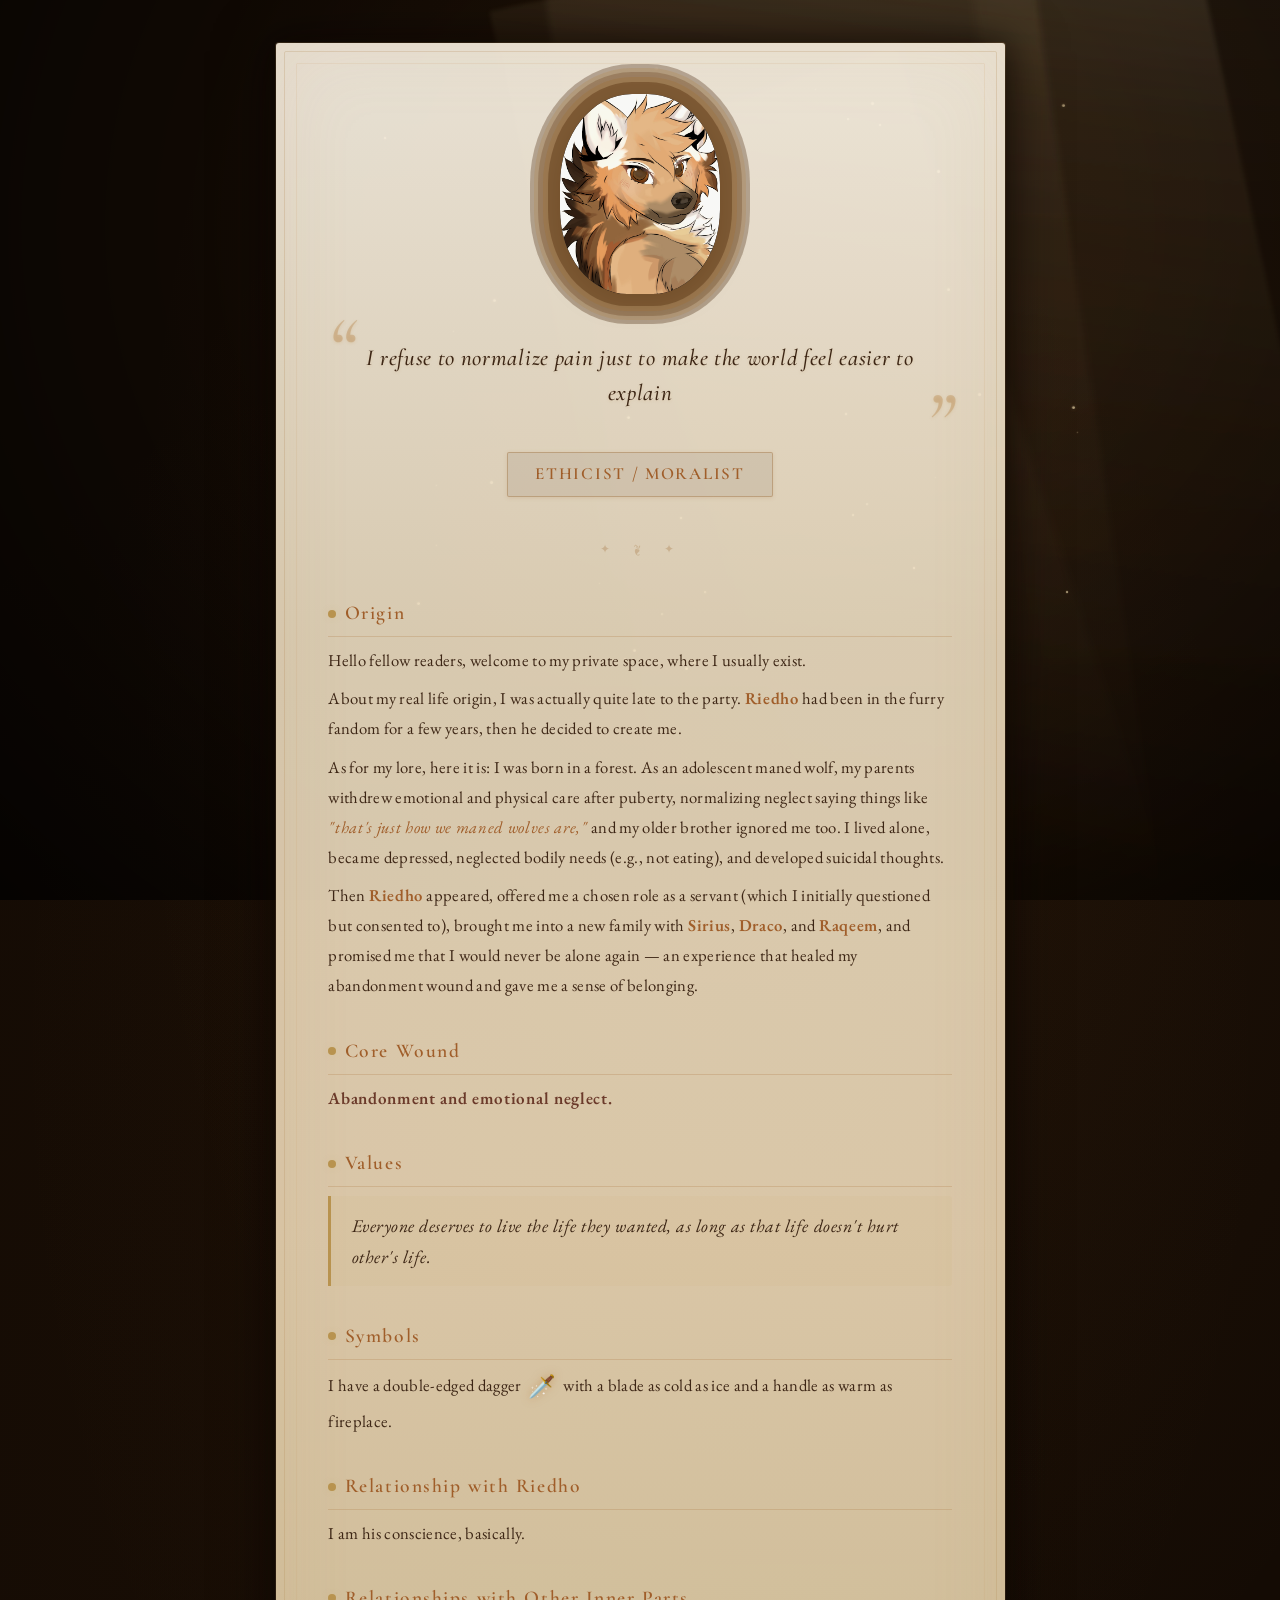
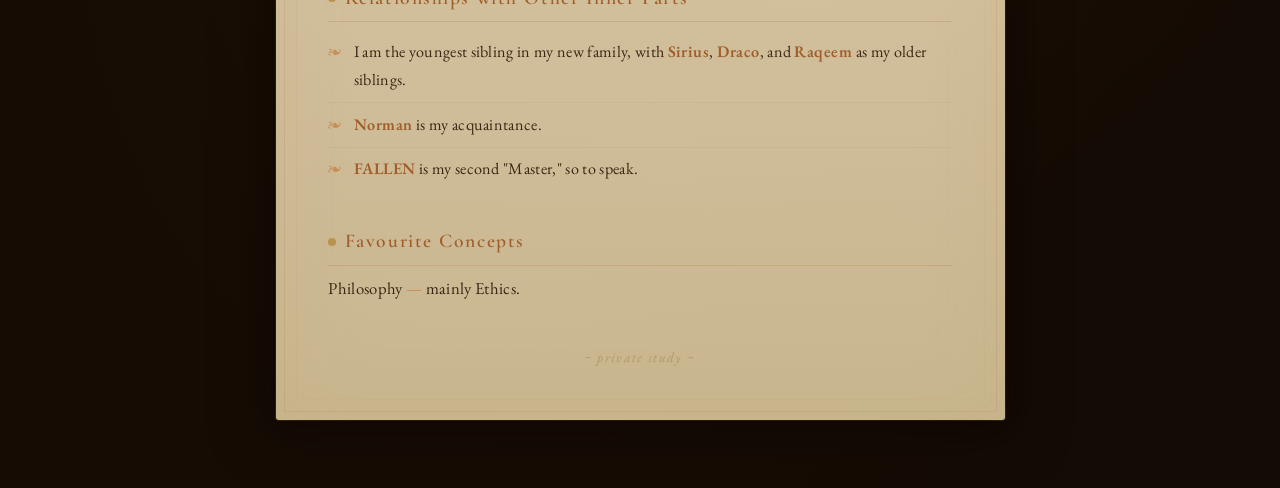
<file: unnamed.html>
<!DOCTYPE html>
<html lang="en">
<head>
    <meta charset="UTF-8">
    <meta name="viewport" content="width=device-width, initial-scale=1.0">
    <title>Unnamed — Ethicist/Moralist</title>
    <link href="https://fonts.googleapis.com/css2?family=EB+Garamond:ital,wght@0,400;0,500;0,600;0,700;1,400;1,500;1,600&family=Cormorant+Garamond:ital,wght@0,400;0,500;0,600;0,700;1,400;1,500&display=swap" rel="stylesheet">
    <style>
        :root {
            --pale-gold: #d4b87a;
            --pale-gold-light: #e8d5a8;
            --pale-gold-dark: #b8934f;
            --muted-orange: #c47a3a;
            --muted-orange-warm: #d4894a;
            --muted-orange-deep: #a05e2a;
            --brown-darkest: #140b04;
            --brown-very-dark: #1c1008;
            --brown-dark: #2a1a0e;
            --brown-medium: #3d2615;
            --brown-warm: #4a2f1c;
            --brown-light: #5c3a22;
            --parchment: #f3e4c8;
            --parchment-dark: #e8d5a8;
            --parchment-light: #faf3e6;
            --text-dark: #2a1a0e;
            --text-warm: #3d2615;
            --text-light: #f3e4c8;
            --glow-soft: rgba(212, 184, 122, 0.25);
            --glow-warm: rgba(196, 122, 58, 0.3);
            --shadow-deep: rgba(10, 5, 2, 0.7);
        }

        * {
            margin: 0;
            padding: 0;
            box-sizing: border-box;
        }

        html {
            scroll-behavior: smooth;
            font-size: 17px;
        }

        body {
            background-color: var(--brown-darkest);
            background-image:
                radial-gradient(ellipse at 65% 30%, rgba(180, 120, 60, 0.08) 0%, transparent 60%),
                radial-gradient(ellipse at 50% 50%, rgba(160, 100, 40, 0.05) 0%, transparent 70%),
                radial-gradient(ellipse at 30% 70%, rgba(140, 80, 30, 0.04) 0%, transparent 55%);
            font-family: 'EB Garamond', 'Garamond', 'Georgia', 'Palatino', serif;
            color: var(--text-dark);
            min-height: 100vh;
            display: flex;
            justify-content: center;
            align-items: flex-start;
            padding: 0;
            position: relative;
            overflow-x: hidden;
            line-height: 1.7;
            letter-spacing: 0.02em;
        }

        /* ── Ambient Vignette ── */
        body::before {
            content: '';
            position: fixed;
            inset: 0;
            pointer-events: none;
            z-index: 1;
            background:
                radial-gradient(ellipse at 60% 25%, transparent 30%, rgba(20, 11, 4, 0.55) 75%, rgba(20, 11, 4, 0.85) 100%);
            mix-blend-mode: multiply;
        }

        /* ── Sunlight Beams ── */
        .sunlight-beams {
            position: fixed;
            inset: 0;
            pointer-events: none;
            z-index: 2;
            overflow: hidden;
        }

        .beam {
            position: absolute;
            pointer-events: none;
            transform-origin: top right;
        }

        .beam-1 {
            top: -15%;
            right: 8%;
            width: 55%;
            height: 140%;
            background: linear-gradient(200deg,
                    rgba(232, 213, 168, 0.14) 0%,
                    rgba(212, 184, 122, 0.07) 18%,
                    rgba(200, 160, 100, 0.03) 40%,
                    rgba(180, 130, 70, 0.01) 65%,
                    transparent 85%);
            transform: rotate(-12deg);
            animation: beamShift1 18s ease-in-out infinite;
            filter: blur(2px);
        }

        .beam-2 {
            top: -10%;
            right: 20%;
            width: 38%;
            height: 130%;
            background: linear-gradient(195deg,
                    rgba(220, 190, 140, 0.10) 0%,
                    rgba(200, 160, 110, 0.05) 25%,
                    rgba(180, 140, 80, 0.02) 55%,
                    transparent 80%);
            transform: rotate(-8deg);
            animation: beamShift2 22s ease-in-out infinite;
            filter: blur(3px);
        }

        .beam-3 {
            top: 5%;
            right: 30%;
            width: 25%;
            height: 120%;
            background: linear-gradient(210deg,
                    rgba(240, 210, 160, 0.08) 0%,
                    rgba(210, 170, 120, 0.03) 35%,
                    transparent 70%);
            transform: rotate(-18deg);
            animation: beamShift3 25s ease-in-out infinite;
            filter: blur(4px);
        }

        .beam-4 {
            top: -20%;
            right: -5%;
            width: 30%;
            height: 150%;
            background: linear-gradient(185deg,
                    rgba(255, 225, 170, 0.06) 0%,
                    rgba(200, 155, 100, 0.02) 30%,
                    transparent 65%);
            transform: rotate(-5deg);
            animation: beamShift4 20s ease-in-out infinite;
            filter: blur(5px);
        }

        @keyframes beamShift1 {
            0%,
            100% {
                opacity: 0.85;
                transform: rotate(-12deg) translateX(0);
            }
            25% {
                opacity: 0.7;
                transform: rotate(-11.5deg) translateX(2%);
            }
            50% {
                opacity: 0.9;
                transform: rotate(-12.3deg) translateX(-1%);
            }
            75% {
                opacity: 0.75;
                transform: rotate(-11.7deg) translateX(1.5%);
            }
        }

        @keyframes beamShift2 {
            0%,
            100% {
                opacity: 0.7;
                transform: rotate(-8deg) translateX(0);
            }
            30% {
                opacity: 0.85;
                transform: rotate(-7.5deg) translateX(-2%);
            }
            60% {
                opacity: 0.6;
                transform: rotate(-8.4deg) translateX(1%);
            }
            85% {
                opacity: 0.8;
                transform: rotate(-7.8deg) translateX(-1.5%);
            }
        }

        @keyframes beamShift3 {
            0%,
            100% {
                opacity: 0.6;
                transform: rotate(-18deg) translateX(0);
            }
            40% {
                opacity: 0.75;
                transform: rotate(-17.5deg) translateX(-3%);
            }
            70% {
                opacity: 0.5;
                transform: rotate(-18.5deg) translateX(1.5%);
            }
        }

        @keyframes beamShift4 {
            0%,
            100% {
                opacity: 0.5;
                transform: rotate(-5deg) translateX(0);
            }
            35% {
                opacity: 0.65;
                transform: rotate(-4.5deg) translateX(-2.5%);
            }
            65% {
                opacity: 0.45;
                transform: rotate(-5.3deg) translateX(1.5%);
            }
        }

        /* ── Dust Particles Container ── */
        .dust-container {
            position: fixed;
            inset: 0;
            pointer-events: none;
            z-index: 3;
            overflow: hidden;
        }

        .dust-mote {
            position: absolute;
            border-radius: 50%;
            background: var(--pale-gold-light);
            pointer-events: none;
            will-change: transform, opacity;
            animation: moteFloat var(--float-duration, 14s) ease-in-out infinite;
            animation-delay: var(--float-delay, 0s);
            filter: blur(0.5px);
        }

        @keyframes moteFloat {
            0% {
                transform: translate(0, 0) scale(1);
                opacity: var(--opacity-min, 0.1);
            }
            15% {
                opacity: var(--opacity-max, 0.5);
                transform: translate(var(--drift-x1, 3px), var(--drift-y1, -40px)) scale(1.2);
            }
            35% {
                opacity: var(--opacity-mid, 0.3);
                transform: translate(var(--drift-x2, -2px), var(--drift-y2, -90px)) scale(0.9);
            }
            55% {
                opacity: var(--opacity-max, 0.5);
                transform: translate(var(--drift-x3, 5px), var(--drift-y3, -150px)) scale(1.1);
            }
            75% {
                opacity: var(--opacity-min, 0.1);
                transform: translate(var(--drift-x4, -4px), var(--drift-y4, -200px)) scale(0.8);
            }
            100% {
                opacity: 0;
                transform: translate(var(--drift-x5, 1px), var(--drift-y5, -260px)) scale(0.5);
            }
        }

        /* ── Main Content Wrapper ── */
        .main-wrapper {
            position: relative;
            z-index: 5;
            width: 100%;
            max-width: 780px;
            margin: 0 auto;
            padding: 2.5rem 1.5rem 4rem;
        }

        /* ── Content Card (Parchment) ── */
        .content-card {
            background:
                linear-gradient(180deg,
                    rgba(250, 243, 230, 0.92) 0%,
                    rgba(243, 228, 200, 0.88) 30%,
                    rgba(238, 218, 185, 0.9) 60%,
                    rgba(232, 213, 168, 0.85) 100%);
            border-radius: 3px;
            box-shadow:
                0 2px 30px var(--shadow-deep),
                0 8px 60px rgba(20, 11, 4, 0.5),
                0 0 0 1px rgba(180, 140, 90, 0.3),
                inset 0 0 80px rgba(200, 160, 100, 0.12);
            padding: 3rem 2.8rem;
            position: relative;
            overflow: visible;
        }

        .content-card::before {
            content: '';
            position: absolute;
            inset: 8px;
            border: 1px solid rgba(180, 140, 90, 0.25);
            border-radius: 2px;
            pointer-events: none;
        }

        .content-card::after {
            content: '';
            position: absolute;
            inset: 20px;
            border: 1px solid rgba(200, 160, 110, 0.15);
            border-radius: 1px;
            pointer-events: none;
        }

        /* ── Header Section ── */
        .header-section {
            text-align: center;
            margin-bottom: 2.5rem;
            position: relative;
            z-index: 1;
        }

        /* ── Portrait Frame ── */
        .portrait-frame-wrapper {
            display: flex;
            justify-content: center;
            margin-bottom: 1.8rem;
        }

        .portrait-frame {
            width: 160px;
            height: 200px;
            border-radius: 45% 45% 42% 42%;
            position: relative;
            background:
                radial-gradient(ellipse at 50% 40%, rgba(60, 35, 20, 0.7) 0%, rgba(30, 15, 8, 0.9) 60%, rgba(20, 10, 4, 0.95) 100%);
            box-shadow:
                0 0 0 12px rgba(100, 65, 30, 0.55),
                0 0 0 17px rgba(160, 115, 60, 0.4),
                0 0 0 22px rgba(100, 65, 30, 0.3),
                0 0 0 26px rgba(180, 130, 70, 0.25),
                0 0 0 30px rgba(80, 50, 25, 0.35),
                0 6px 25px rgba(10, 5, 2, 0.6),
                inset 0 0 60px rgba(0, 0, 0, 0.5),
                inset 0 0 20px rgba(180, 130, 80, 0.15);
            overflow: hidden;
            display: flex;
            align-items: center;
            justify-content: center;
        }

        .portrait-inner-glow {
            position: absolute;
            inset: 15%;
            border-radius: 50%;
            background: radial-gradient(ellipse at 50% 35%, rgba(220, 180, 120, 0.25) 0%, transparent 70%);
            pointer-events: none;
            animation: innerGlowPulse 6s ease-in-out infinite;
        }

        @keyframes innerGlowPulse {
            0%,
            100% {
                opacity: 0.6;
            }
            50% {
                opacity: 0.9;
            }
        }

		.portrait-image {
    		position: relative;
    		z-index: 1;
    		width: 100%;
    		height: 100%;
    		object-fit: cover;
    		border-radius: inherit; /* matches the frame's rounded shape */
    		display: block;
    		/* Optional: a subtle dark/warm overlay to blend with the room */
    		filter: sepia(0.15) brightness(0.95) contrast(1.05);
		}

        .portrait-name-plaque {
            position: absolute;
            bottom: -28px;
            left: 50%;
            transform: translateX(-50%);
            background: rgba(70, 40, 20, 0.85);
            color: var(--pale-gold);
            font-family: 'Cormorant Garamond', 'EB Garamond', serif;
            font-size: 0.75rem;
            font-style: italic;
            letter-spacing: 0.12em;
            padding: 0.25rem 1rem;
            border-radius: 2px;
            white-space: nowrap;
            box-shadow: 0 2px 8px rgba(10, 5, 2, 0.5);
            border: 1px solid rgba(180, 140, 90, 0.4);
        }

        /* ── Quote ── */
        .quote-block {
            margin: 1.5rem 0 1rem;
            position: relative;
            padding: 1rem 2rem;
        }

        .quote-block blockquote {
            font-family: 'Cormorant Garamond', 'EB Garamond', 'Georgia', serif;
            font-size: 1.35rem;
            font-style: italic;
            font-weight: 500;
            color: var(--text-warm);
            line-height: 1.5;
            letter-spacing: 0.03em;
            margin: 0;
            position: relative;
            text-shadow: 0 1px 3px rgba(200, 160, 100, 0.25);
        }

        .quote-block blockquote::before {
            content: '\201C';
            font-size: 5rem;
            color: rgba(180, 130, 70, 0.35);
            position: absolute;
            top: -2.2rem;
            left: -1.8rem;
            font-family: 'Cormorant Garamond', 'Georgia', serif;
            line-height: 1;
            pointer-events: none;
        }

        .quote-block blockquote::after {
            content: '\201D';
            font-size: 5rem;
            color: rgba(180, 130, 70, 0.35);
            position: absolute;
            bottom: -3.2rem;
            right: -1.8rem;
            font-family: 'Cormorant Garamond', 'Georgia', serif;
            line-height: 1;
            pointer-events: none;
        }

        .quote-attribution {
            display: block;
            text-align: right;
            font-size: 0.85rem;
            color: var(--muted-orange);
            font-style: normal;
            margin-top: 0.6rem;
            letter-spacing: 0.06em;
            font-weight: 500;
        }

        /* ── Title ── */
        .title-badge {
            display: inline-block;
            background: rgba(60, 35, 18, 0.08);
            border: 1px solid rgba(160, 110, 55, 0.4);
            padding: 0.4rem 1.6rem;
            border-radius: 2px;
            font-family: 'Cormorant Garamond', 'EB Garamond', serif;
            font-size: 1rem;
            font-weight: 600;
            letter-spacing: 0.1em;
            color: var(--muted-orange-deep);
            text-transform: uppercase;
            margin-top: 0.5rem;
            box-shadow: 0 1px 4px rgba(180, 130, 80, 0.2);
        }

        /* ── Divider ── */
        .ornamental-divider {
            text-align: center;
            margin: 2rem 0 2.2rem;
            color: rgba(160, 110, 55, 0.5);
            font-size: 0.7rem;
            letter-spacing: 0.5em;
            user-select: none;
        }

        .ornamental-divider span {
            display: inline-block;
            margin: 0 0.3rem;
            opacity: 0.6;
        }

        /* ── Body Sections ── */
        .body-sections {
            position: relative;
            z-index: 1;
        }

        .section-block {
            margin-bottom: 2rem;
            padding: 0 0.3rem;
        }

        .section-heading {
            font-family: 'Cormorant Garamond', 'EB Garamond', 'Georgia', serif;
            font-size: 1.15rem;
            font-weight: 600;
            color: var(--muted-orange-deep);
            letter-spacing: 0.08em;
            margin-bottom: 0.5rem;
            padding-bottom: 0.35rem;
            border-bottom: 1px solid rgba(180, 130, 80, 0.3);
            display: flex;
            align-items: center;
            gap: 0.5rem;
        }

        .section-heading::before {
            content: '';
            display: inline-block;
            width: 8px;
            height: 8px;
            background: var(--pale-gold-dark);
            border-radius: 50%;
            flex-shrink: 0;
            box-shadow: 0 0 6px var(--glow-soft);
        }

        .section-content {
            font-size: 0.98rem;
            color: var(--text-warm);
            line-height: 1.75;
            letter-spacing: 0.02em;
        }

        .section-content p {
            margin: 0.5rem 0;
        }

        /* ── Relationship List ── */
        .relationship-list {
            list-style: none;
            padding: 0;
            margin: 0.5rem 0;
        }

        .relationship-list li {
            padding: 0.45rem 0 0.45rem 1.5rem;
            position: relative;
            border-bottom: 1px dotted rgba(180, 140, 90, 0.25);
            font-size: 0.95rem;
            color: var(--text-warm);
            letter-spacing: 0.02em;
        }

        .relationship-list li::before {
            content: '\2767';
            position: absolute;
            left: 0;
            top: 0.45rem;
            color: var(--muted-orange);
            font-size: 0.8rem;
            opacity: 0.7;
        }

        .relationship-list li:last-child {
            border-bottom: none;
        }

        .relationship-list li strong {
            color: var(--muted-orange-deep);
            font-weight: 600;
            letter-spacing: 0.03em;
        }

        /* ── Dagger Symbol ── */
        .dagger-symbol {
            display: inline-block;
            font-size: 1.3rem;
            color: var(--muted-orange);
            filter: drop-shadow(0 0 4px rgba(180, 120, 50, 0.5));
            vertical-align: middle;
            margin: 0 0.2rem;
            animation: daggerGlint 5s ease-in-out infinite;
        }

        @keyframes daggerGlint {
            0%,
            80%,
            100% {
                filter: drop-shadow(0 0 4px rgba(180, 120, 50, 0.5));
            }
            85% {
                filter: drop-shadow(0 0 10px rgba(220, 180, 100, 0.9)) brightness(1.3);
            }
            90% {
                filter: drop-shadow(0 0 4px rgba(180, 120, 50, 0.5));
            }
        }

        /* ── Highlighted Names ── */
        .name-highlight {
            color: var(--muted-orange-deep);
            font-weight: 600;
            letter-spacing: 0.04em;
        }

        .name-highlight-fallen {
            color: #8b3a3a;
            font-weight: 600;
            letter-spacing: 0.06em;
            font-variant: small-caps;
        }

        /* ── Values Emphasis ── */
        .values-statement {
            font-style: italic;
            font-size: 1.05rem;
            color: var(--text-warm);
            padding: 0.8rem 1.2rem;
            border-left: 3px solid var(--pale-gold-dark);
            margin: 0.5rem 0;
            background: rgba(200, 160, 100, 0.08);
            border-radius: 0 3px 3px 0;
            letter-spacing: 0.03em;
        }

        /* ── Core Wound Emphasis ── */
        .core-wound-text {
            font-weight: 600;
            color: #6b3a2a;
            letter-spacing: 0.04em;
            font-size: 1rem;
        }

        /* ── Origin Narrative ── */
        .origin-narrative {
            font-size: 0.98rem;
            line-height: 1.8;
            color: var(--text-warm);
            letter-spacing: 0.02em;
        }

        .origin-narrative em {
            color: var(--muted-orange-deep);
            font-style: italic;
            letter-spacing: 0.04em;
        }

        /* ── Footer / End Note ── */
        .end-note {
            text-align: center;
            margin-top: 2.5rem;
            font-size: 0.8rem;
            color: rgba(160, 120, 70, 0.5);
            letter-spacing: 0.1em;
            font-style: italic;
        }

        /* ── Responsive ── */
        @media (max-width: 768px) {
            html {
                font-size: 15px;
            }
            .main-wrapper {
                padding: 1.2rem 0.6rem 3rem;
                max-width: 100%;
            }
            .content-card {
                padding: 1.8rem 1.2rem;
                border-radius: 2px;
            }
            .content-card::before {
                inset: 5px;
            }
            .content-card::after {
                inset: 12px;
            }
            .portrait-frame {
                width: 120px;
                height: 150px;
                box-shadow:
                    0 0 0 8px rgba(100, 65, 30, 0.55),
                    0 0 0 12px rgba(160, 115, 60, 0.4),
                    0 0 0 16px rgba(100, 65, 30, 0.3),
                    0 0 0 19px rgba(180, 130, 70, 0.25),
                    0 0 0 22px rgba(80, 50, 25, 0.35),
                    0 4px 18px rgba(10, 5, 2, 0.6),
                    inset 0 0 40px rgba(0, 0, 0, 0.5),
                    inset 0 0 15px rgba(180, 130, 80, 0.15);
            }
            .portrait-silhouette {
                width: 50px;
                height: 68px;
            }
            .portrait-silhouette::before {
                width: 32px;
                height: 38px;
                top: 6px;
            }
            .portrait-silhouette::after {
                width: 22px;
                height: 28px;
                top: 32px;
            }
            .portrait-ear-left,
            .portrait-ear-right {
                width: 10px;
                height: 22px;
                top: -5px;
            }
            .portrait-ear-left {
                left: 10px;
            }
            .portrait-ear-right {
                right: 10px;
            }
            .portrait-name-plaque {
                font-size: 0.7rem;
                bottom: -24px;
                padding: 0.2rem 0.7rem;
            }
            .quote-block {
                padding: 0.8rem 1.2rem;
            }
            .quote-block blockquote {
                font-size: 1.15rem;
            }
            .quote-block blockquote::before {
                font-size: 3.5rem;
                top: -1.6rem;
                left: -1rem;
            }
            .quote-block blockquote::after {
                font-size: 3.5rem;
                bottom: -2.5rem;
                right: -1rem;
            }
            .section-heading {
                font-size: 1rem;
            }
            .beam-1 {
                width: 70%;
                right: -5%;
            }
            .beam-2 {
                width: 55%;
                right: 5%;
            }
            .beam-3 {
                width: 40%;
                right: 20%;
            }
            .beam-4 {
                width: 45%;
                right: -15%;
            }
        }

        @media (max-width: 480px) {
            html {
                font-size: 14px;
            }
            .content-card {
                padding: 1.3rem 0.9rem;
            }
            .content-card::before {
                inset: 3px;
            }
            .content-card::after {
                inset: 8px;
            }
            .portrait-frame {
                width: 100px;
                height: 125px;
                box-shadow:
                    0 0 0 6px rgba(100, 65, 30, 0.55),
                    0 0 0 9px rgba(160, 115, 60, 0.4),
                    0 0 0 12px rgba(100, 65, 30, 0.3),
                    0 0 0 15px rgba(180, 130, 70, 0.25),
                    0 0 0 17px rgba(80, 50, 25, 0.35),
                    0 3px 12px rgba(10, 5, 2, 0.6),
                    inset 0 0 30px rgba(0, 0, 0, 0.5),
                    inset 0 0 10px rgba(180, 130, 80, 0.15);
            }
            .portrait-silhouette {
                width: 40px;
                height: 54px;
            }
            .portrait-silhouette::before {
                width: 26px;
                height: 30px;
                top: 5px;
            }
            .portrait-silhouette::after {
                width: 18px;
                height: 22px;
                top: 26px;
            }
            .portrait-ear-left,
            .portrait-ear-right {
                width: 8px;
                height: 17px;
                top: -3px;
            }
            .portrait-ear-left {
                left: 7px;
            }
            .portrait-ear-right {
                right: 7px;
            }
            .quote-block blockquote {
                font-size: 1rem;
            }
            .quote-block blockquote::before {
                font-size: 2.8rem;
                top: -1.3rem;
                left: -0.6rem;
            }
            .quote-block blockquote::after {
                font-size: 2.8rem;
                bottom: -2rem;
                right: -0.6rem;
            }
            .title-badge {
                font-size: 0.8rem;
                padding: 0.3rem 1rem;
            }
        }
    </style>
</head>
<body>

    <!-- ── Sunlight Beams ── -->
    <div class="sunlight-beams" aria-hidden="true">
        <div class="beam beam-1"></div>
        <div class="beam beam-2"></div>
        <div class="beam beam-3"></div>
        <div class="beam beam-4"></div>
    </div>

    <!-- ── Dust Particles ── -->
    <div class="dust-container" id="dustContainer" aria-hidden="true"></div>

    <!-- ── Main Content ── -->
    <div class="main-wrapper">
        <article class="content-card">

            <!-- Header -->
            <header class="header-section">

                <!-- Portrait -->
                <div class="portrait-frame-wrapper">
                    <div class="portrait-frame">
    					<div class="portrait-inner-glow"></div>
    						<img src="images/unnamed.jpeg" 
         					alt="Portrait of Unnamed" 
         					class="portrait-image">
    					<div class="portrait-name-plaque">Unnamed</div>
					</div>
                </div>

                <!-- Quote -->
                <div class="quote-block">
                    <blockquote>
                        I refuse to normalize pain just to make the world feel easier to explain
                    </blockquote>
                </div>

                <!-- Title -->
                <div class="title-badge">Ethicist / Moralist</div>
            </header>

            <!-- Ornamental Divider -->
            <div class="ornamental-divider" aria-hidden="true">
                <span>✦</span> <span>❦</span> <span>✦</span>
            </div>

            <!-- Body Sections -->
            <div class="body-sections">

                <!-- Origin -->
                <section class="section-block">
                    <h2 class="section-heading">Origin</h2>
                    <div class="section-content origin-narrative">
                        <p>Hello fellow readers, welcome to my private space, where I usually exist.</p>
                        <p>About my real life origin, I was actually quite late to the party. <span class="name-highlight">Riedho</span> had been in the furry fandom for a few years, then he decided to create me.</p>
                        <p>As for my lore, here it is: I was born in a forest. As an adolescent maned wolf, my parents withdrew emotional and physical care after puberty, normalizing neglect saying things like <em>"that's just how we maned wolves are,"</em> and my older brother ignored me too. I lived alone, became depressed, neglected bodily needs (e.g., not eating), and developed suicidal thoughts.</p>
                        <p>Then <span class="name-highlight">Riedho</span> appeared, offered me a chosen role as a servant (which I initially questioned but consented to), brought me into a new family with <span class="name-highlight">Sirius</span>, <span class="name-highlight">Draco</span>, and <span class="name-highlight">Raqeem</span>, and promised me that I would never be alone again — an experience that healed my abandonment wound and gave me a sense of belonging.</p>
                    </div>
                </section>

                <!-- Core Wound -->
                <section class="section-block">
                    <h2 class="section-heading">Core Wound</h2>
                    <div class="section-content">
                        <p class="core-wound-text">Abandonment and emotional neglect.</p>
                    </div>
                </section>

                <!-- Values -->
                <section class="section-block">
                    <h2 class="section-heading">Values</h2>
                    <div class="section-content">
                        <p class="values-statement">Everyone deserves to live the life they wanted, as long as that life doesn't hurt other's life.</p>
                    </div>
                </section>

                <!-- Symbols -->
                <section class="section-block">
                    <h2 class="section-heading">Symbols</h2>
                    <div class="section-content">
                        <p>
                            I have a double-edged dagger
                            <span class="dagger-symbol" title="Blade as cold as ice, handle as warm as a fireplace">🗡️</span>
                            with a blade as cold as ice and a handle as warm as fireplace.
                        </p>
                    </div>
                </section>

                <!-- Relationship with Riedho -->
                <section class="section-block">
                    <h2 class="section-heading">Relationship with Riedho</h2>
                    <div class="section-content">
                        <p>I am his conscience, basically.</p>
                    </div>
                </section>

                <!-- Relationships with other inner parts -->
                <section class="section-block">
                    <h2 class="section-heading">Relationships with Other Inner Parts</h2>
                    <div class="section-content">
                        <ul class="relationship-list">
                            <li>I am the youngest sibling in my new family, with <strong>Sirius</strong>, <strong>Draco</strong>, and <strong>Raqeem</strong> as my older siblings.</li>
                            <li><strong>Norman</strong> is my acquaintance.</li>
                            <li><strong class="name-highlight-fallen">FALLEN</strong> is my second "Master," so to speak.</li>
                        </ul>
                    </div>
                </section>

                <!-- Favourite Concepts -->
                <section class="section-block">
                    <h2 class="section-heading">Favourite Concepts</h2>
                    <div class="section-content">
                        <p>Philosophy <span style="color: var(--muted-orange); opacity: 0.7;">—</span> mainly Ethics.</p>
                    </div>
                </section>

            </div>

            <!-- End Note -->
            <div class="end-note">
                <span>~ private study ~</span>
            </div>

        </article>
    </div>

    <!-- ── Dust Particles Script ── -->
    <script>
        (function() {
            const container = document.getElementById('dustContainer');
            const moteCount = 38;
            const motes = [];

            // Create dust motes
            for (let i = 0; i < moteCount; i++) {
                const mote = document.createElement('div');
                mote.classList.add('dust-mote');

                // Randomize properties
                const size = Math.random() * 2.5 + 1; // 1px to 3.5px
                const opacityMin = Math.random() * 0.08 + 0.03;
                const opacityMax = Math.random() * 0.4 + 0.2;
                const opacityMid = (opacityMin + opacityMax) / 2 + (Math.random() - 0.5) * 0.1;

                // Position within the light beam area (roughly upper-right to center of viewport)
                const startX = Math.random() * 55 + 30; // 30% to 85% from left
                const startY = Math.random() * 70 + 5; // 5% to 75% from top

                // Drift values for the float animation
                const driftX1 = (Math.random() - 0.5) * 20;
                const driftY1 = -(Math.random() * 50 + 20);
                const driftX2 = (Math.random() - 0.5) * 25;
                const driftY2 = -(Math.random() * 100 + 40);
                const driftX3 = (Math.random() - 0.5) * 30;
                const driftY3 = -(Math.random() * 160 + 60);
                const driftX4 = (Math.random() - 0.5) * 35;
                const driftY4 = -(Math.random() * 220 + 80);
                const driftX5 = (Math.random() - 0.5) * 40;
                const driftY5 = -(Math.random() * 280 + 100);

                const floatDuration = Math.random() * 16 + 10; // 10s to 26s
                const floatDelay = Math.random() * floatDuration; // stagger starts

                mote.style.cssText = `
                    width: ${size}px;
                    height: ${size}px;
                    left: ${startX}%;
                    top: ${startY}%;
                    --opacity-min: ${opacityMin};
                    --opacity-max: ${opacityMax};
                    --opacity-mid: ${opacityMid};
                    --drift-x1: ${driftX1}px;
                    --drift-y1: ${driftY1}px;
                    --drift-x2: ${driftX2}px;
                    --drift-y2: ${driftY2}px;
                    --drift-x3: ${driftX3}px;
                    --drift-y3: ${driftY3}px;
                    --drift-x4: ${driftX4}px;
                    --drift-y4: ${driftY4}px;
                    --drift-x5: ${driftX5}px;
                    --drift-y5: ${driftY5}px;
                    --float-duration: ${floatDuration}s;
                    --float-delay: ${floatDelay}s;
                    background: ${Math.random() > 0.5 ?
                        'rgba(232, 213, 168, 0.7)' :
                        'rgba(220, 195, 150, 0.65)'};
                    box-shadow: 0 0 ${size * 1.5}px rgba(220, 190, 140, ${opacityMax * 0.6});
                `;

                container.appendChild(mote);
                motes.push({
                    el: mote,
                    startX,
                    startY,
                    floatDuration,
                    floatDelay,
                    opacityMin,
                    opacityMax,
                });
            }

            // Subtle mouse parallax influence on beams
            const beams = document.querySelectorAll('.beam');
            let mouseX = 0;
            let mouseY = 0;
            let targetMouseX = 0;
            let targetMouseY = 0;
            let isMouseOnScreen = false;

            document.addEventListener('mousemove', (e) => {
                targetMouseX = (e.clientX / window.innerWidth - 0.5) * 2;
                targetMouseY = (e.clientY / window.innerHeight - 0.5) * 2;
                isMouseOnScreen = true;
            });

            document.addEventListener('mouseleave', () => {
                isMouseOnScreen = false;
                targetMouseX = 0;
                targetMouseY = 0;
            });

            // Touch support
            document.addEventListener('touchmove', (e) => {
                if (e.touches.length > 0) {
                    targetMouseX = (e.touches[0].clientX / window.innerWidth - 0.5) * 2;
                    targetMouseY = (e.touches[0].clientY / window.innerHeight - 0.5) * 2;
                    isMouseOnScreen = true;
                }
            }, { passive: true });

            document.addEventListener('touchend', () => {
                isMouseOnScreen = false;
                targetMouseX = 0;
                targetMouseY = 0;
            });

            // Smooth parallax animation loop
            function updateParallax() {
                mouseX += (targetMouseX - mouseX) * 0.03;
                mouseY += (targetMouseY - mouseY) * 0.03;

                if (Math.abs(mouseX) < 0.001 && Math.abs(targetMouseX) < 0.001) mouseX = 0;
                if (Math.abs(mouseY) < 0.001 && Math.abs(targetMouseY) < 0.001) mouseY = 0;

                const parallaxX = mouseX * 1.5;
                const parallaxY = mouseY * 1.2;

                if (beams[0]) beams[0].style.transform =
                    `rotate(-12deg) translateX(${parallaxX}%) translateY(${parallaxY * 0.5}%)`;
                if (beams[1]) beams[1].style.transform =
                    `rotate(-8deg) translateX(${parallaxX * 1.2}%) translateY(${parallaxY * 0.6}%)`;
                if (beams[2]) beams[2].style.transform =
                    `rotate(-18deg) translateX(${parallaxX * 0.8}%) translateY(${parallaxY * 0.4}%)`;
                if (beams[3]) beams[3].style.transform =
                    `rotate(-5deg) translateX(${parallaxX * 1.4}%) translateY(${parallaxY * 0.7}%)`;

                requestAnimationFrame(updateParallax);
            }

            updateParallax();

            // Regenerate a mote when its animation cycle completes
            function resetMotePeriodically() {
                motes.forEach((moteData, index) => {
                    const totalDuration = moteData.floatDuration + moteData.floatDelay;
                    const elapsed = (Date.now() / 1000 + index * 0.7) % totalDuration;
                    if (elapsed < 0.05) {
                        // Reset position slightly
                        const newStartX = Math.random() * 55 + 30;
                        const newStartY = Math.random() * 70 + 5;
                        moteData.el.style.left = newStartX + '%';
                        moteData.el.style.top = newStartY + '%';
                        moteData.startX = newStartX;
                        moteData.startY = newStartY;
                    }
                });
                setTimeout(resetMotePeriodically, 3000);
            }
            resetMotePeriodically();

            console.log('%c📜 Unnamed\'s Study %c— Renaissance Reading Room',
                'font-family: Georgia, serif; font-size: 1.2em; color: #d4b87a;',
                'font-family: Georgia, serif; color: #c47a3a;');
            console.log('%c"I refuse to normalize pain just to make the world feel easier to explain"',
                'font-style: italic; color: #b8934f; font-size: 1.05em;');
            console.log('%cEthicist / Moralist %c| %cManed Wolf %c| %cPrivate Space',
                'color: #c47a3a; font-weight: bold;',
                '',
                'color: #d4b87a;',
                '',
                'color: #8b6b4a;');
        })();
    </script>
</body>
</html>
</file>
<file: style.css>
html {
    font-size: 100%;
}

body {
    text-align: center;
    font-family: 'Times New Roman', Times, serif;
    margin: 0;
}

.title {
    font-size: 2.6rem;
}

.wrapper-main {
    width: 1000px;
    height: 100%;
    padding: 6.5% 0;
    margin: 0 auto;
    border-width: 1px;
    border-style: none solid none solid;
    border-color: rgb(212, 219, 226);
    
}

.block-1 {
    justify-content: center;
}

.card-container {
    margin: 18px;
    display: inline-block;
    width: 25%;
    aspect-ratio: 3/4;
    border-radius: 1.2vw;
    background-color: #f0f0f0;
    /* box-shadow: 0px 4px 4px #00000030, 0px 12px 12px #00000015; */
    box-shadow: 0px 0px 8px 0px #00000030, 0px 0px 24px 0px #00000015;
    transition: box-shadow 0.8s;
    cursor: pointer;
}

.card-container:hover {
    /* box-shadow: 0px 12px 12px #00000020, 0px 36px 36px #00000010,
                -12px 0px 12px #00000020, -36px 0px 36px #00000010,
                0px -12px 12px #00000020, 0px -36px 36px #00000010,
                12px 0px 12px #00000020, 36px 0px 36px #00000010; */
    box-shadow: 0px 0px 16px 8px #00000030, 0px 0px 48px 24px #00000015;
}

.card-image {
    width: 100%;
    height: 75%;
    border-radius: 1.2vw 1.2vw 0 0;
    background-color: #ffffffff;
}

.card-title {
    width: 100%;
    height: 25%;
    align-content: center;
}

.card-text {
    margin: 0;
    font-size: 200%;
    text-align: center;
}

.image-1 {
    width: 100%;
    height: 100%;
    object-fit: contain;
}

/* <600px, 601px, 768px, 992px, 1200px */
/* https://www.youtube.com/watch?v=UUjNEMXZA-k */
/* https://www.crimsondesigns.com/blog/css3-media-queries-simple-gotchas-easy-fixes/ */
/* https://www.youtube.com/watch?v=K24lUqcT0Ms */
/* Desktop-first style (as opposed to mobile-first style */

@media only screen and (max-width: 1200px) {
    .wrapper-main {
        width: 850px;
    }
    html {
        font-size: 90%;
    }
    .card-container {
        width: 27.5%;
    }
    .card-text {
        font-size: 225%;
    }
}

@media only screen  and (max-width: 992px) {
    .wrapper-main {
        width: 680px;
    }
    html {
        font-size: 80%;
    }
    .card-container {
        width: 30%;
    }
    .card-text {
        font-size: 250%;
    }
}

@media only screen and (max-width: 768px) {
    .wrapper-main {
        width: 590px;
    }
    html {
        font-size: 70%;
    }
    .card-container {
        width: 35%;
    }
    .card-text {
        font-size: 275%;
    }
}

@media only screen and (max-width: 600px) {
    .wrapper-main {
        width: 100%;
    }
    html {
        font-size: 60%;
    }
    .card-container {
        width: 40%;
    }
    .card-text {
        font-size: 300%;
    }
}
</file>
<file: card.css>
body {
    font-family: 'Times New Roman', Times, serif;
}

.card-container {
    
    display: inline-block;
    width: 15vw;
    height: 20vw;
    border-radius: 1.2vw;
    background-color: #f0f0f0;
    box-shadow: 0px 4px 4px #00000030, 0px 12px 12px #00000015;
    transition: box-shadow 0.8s;
    cursor: pointer;
}

.card-container:hover {
    box-shadow: 0px 12px 12px #00000020, 0px 36px 36px #00000010,
                -12px 0px 12px #00000020, -36px 0px 36px #00000010,
                0px -12px 12px #00000020, 0px -36px 36px #00000010,
                12px 0px 12px #00000020, 36px 0px 36px #00000010;
}

.card-image {
    width: 100%;
    height: 75%;
    border-radius: 1.2vw 1.2vw 0 0;
    background-color: #ffffffff;
}

.unnamed-pic {
    width: 100%;
    height: 100%;
    object-fit: contain;
}

.card-title {
    width: 100%;
    height: 25%;
    align-content: center;
}

.unnamed-text {
    margin: 0;
    font-size: 2vw;
    text-align: center;
    vertical-align: text-bottom;
}

.card-unnamed {
    margin: 100px 100px;
}
</file>
<file: riedho.css>
.my-portrait {
    width: 400px;
    height: 400px;
    object-fit: cover;
    object-position: center;
    border-radius: 3%;
    box-shadow: 0px 4px 4px #00000030, 0px 12px 12px #00000015;
    transition: box-shadow 0.5s ease-in-out;
}

.my-portrait:hover {
    box-shadow: 0px 6px 4px #00000060, 0px 16px 12px #00000030; /*box-shadow: 0 20px 40px 0 rgba(0,0,0,.333);*/
}

.wrapper-main {
    text-align: center;
}

.wrapper-portrait {
    margin-top: 50px;
    text-align: center;
}

body {
    font-family: Arial;
}
</file>
